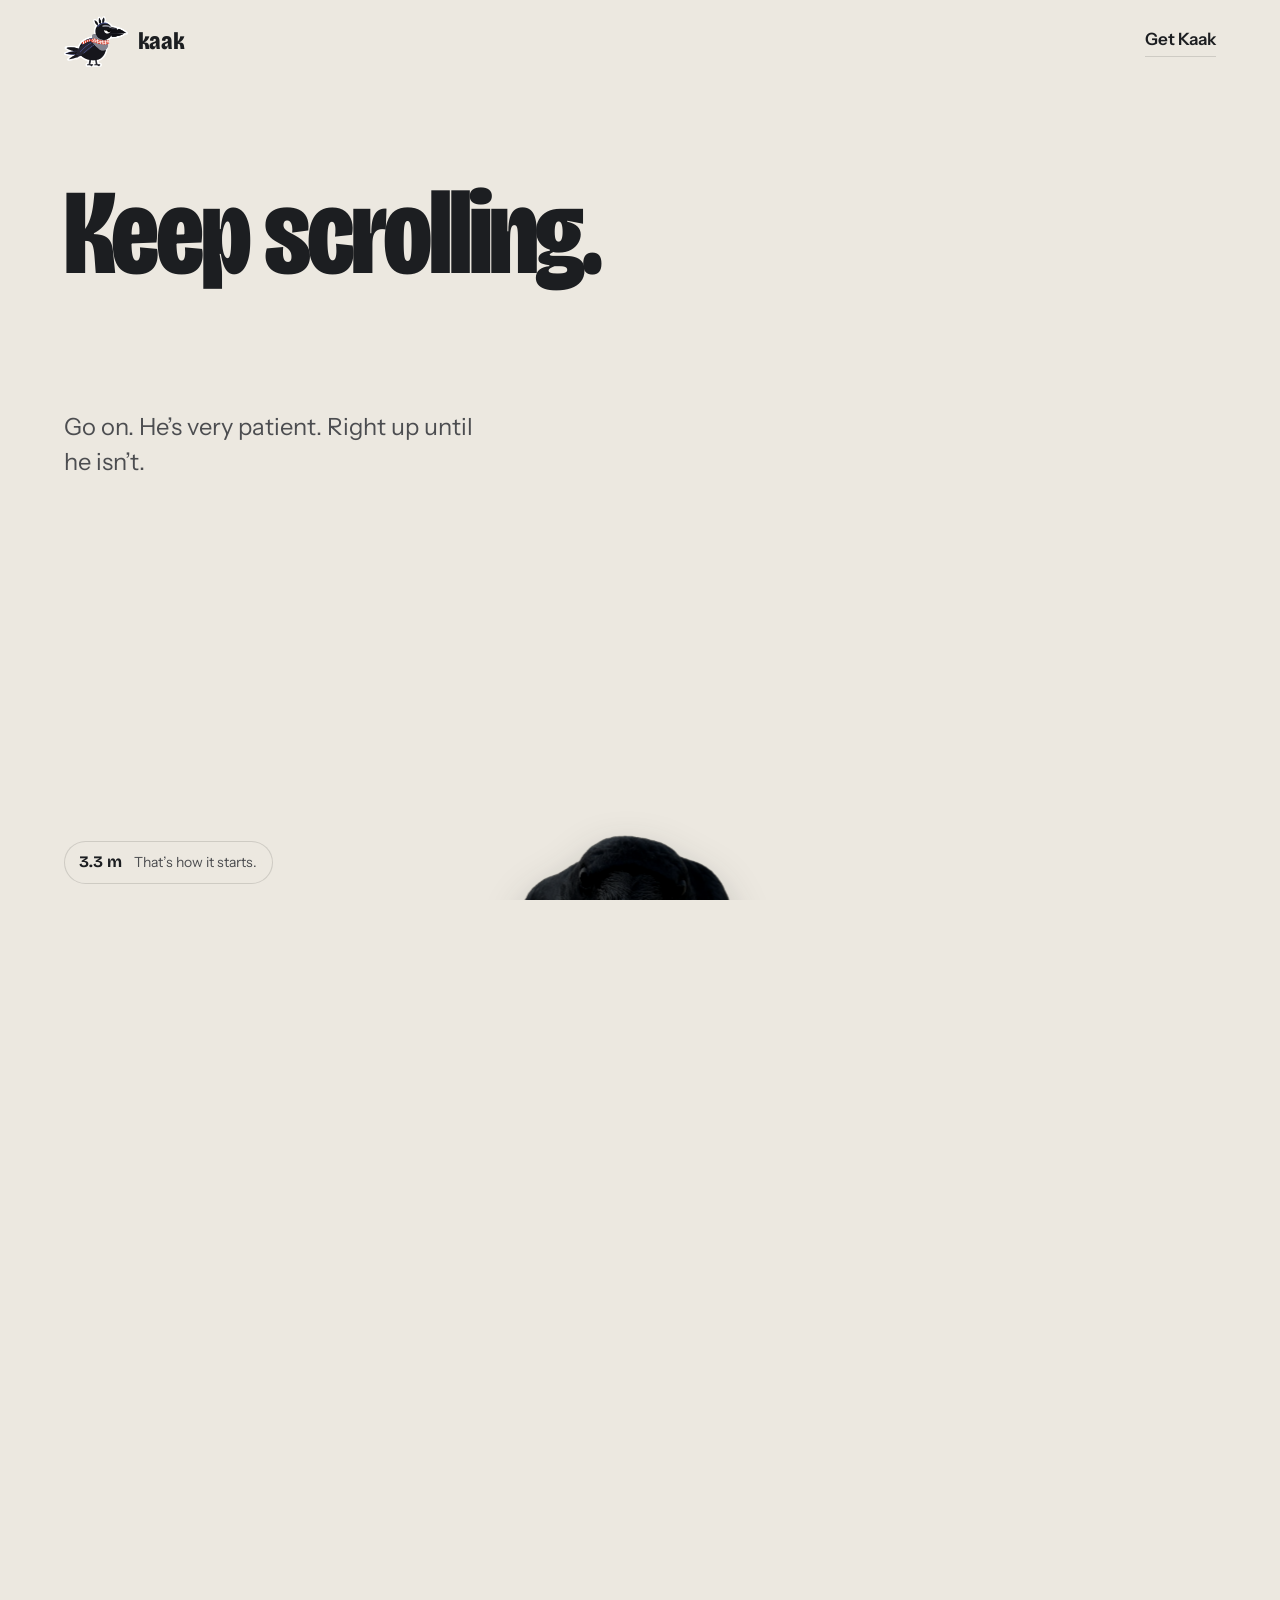
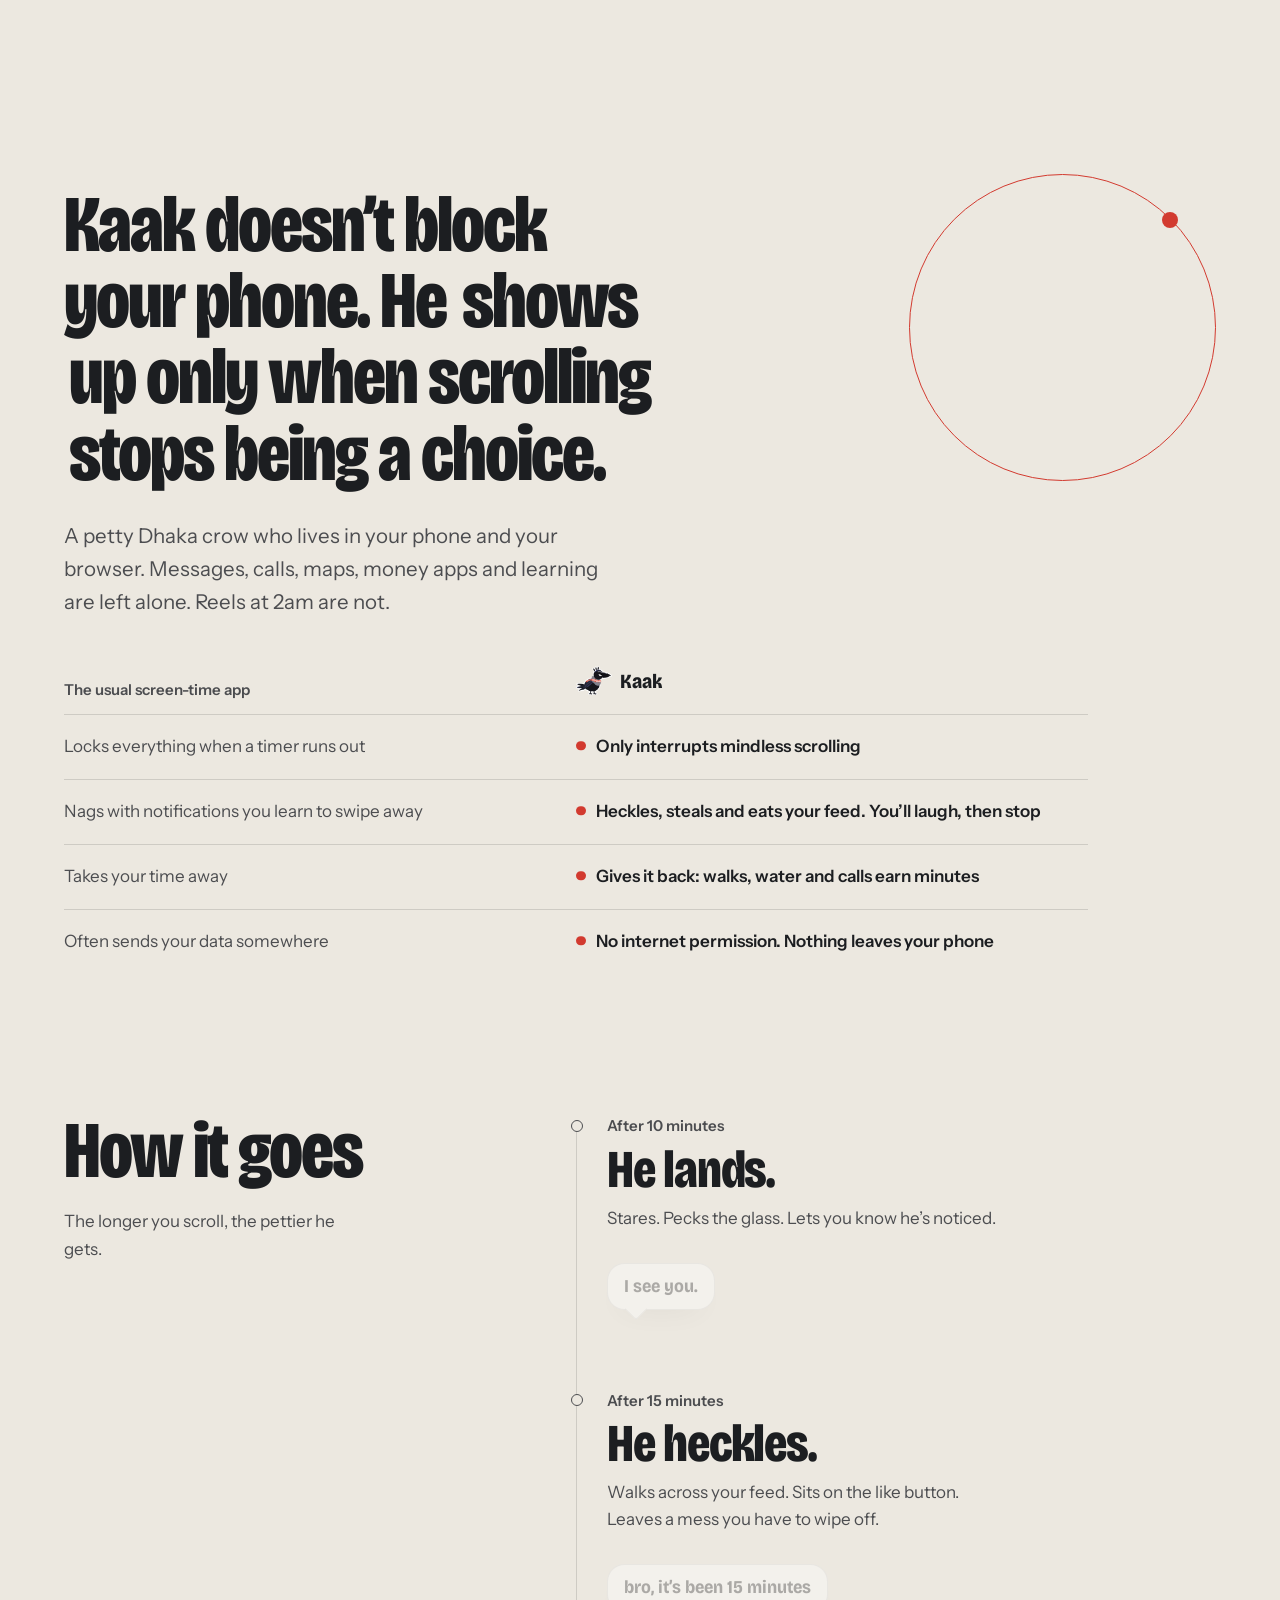
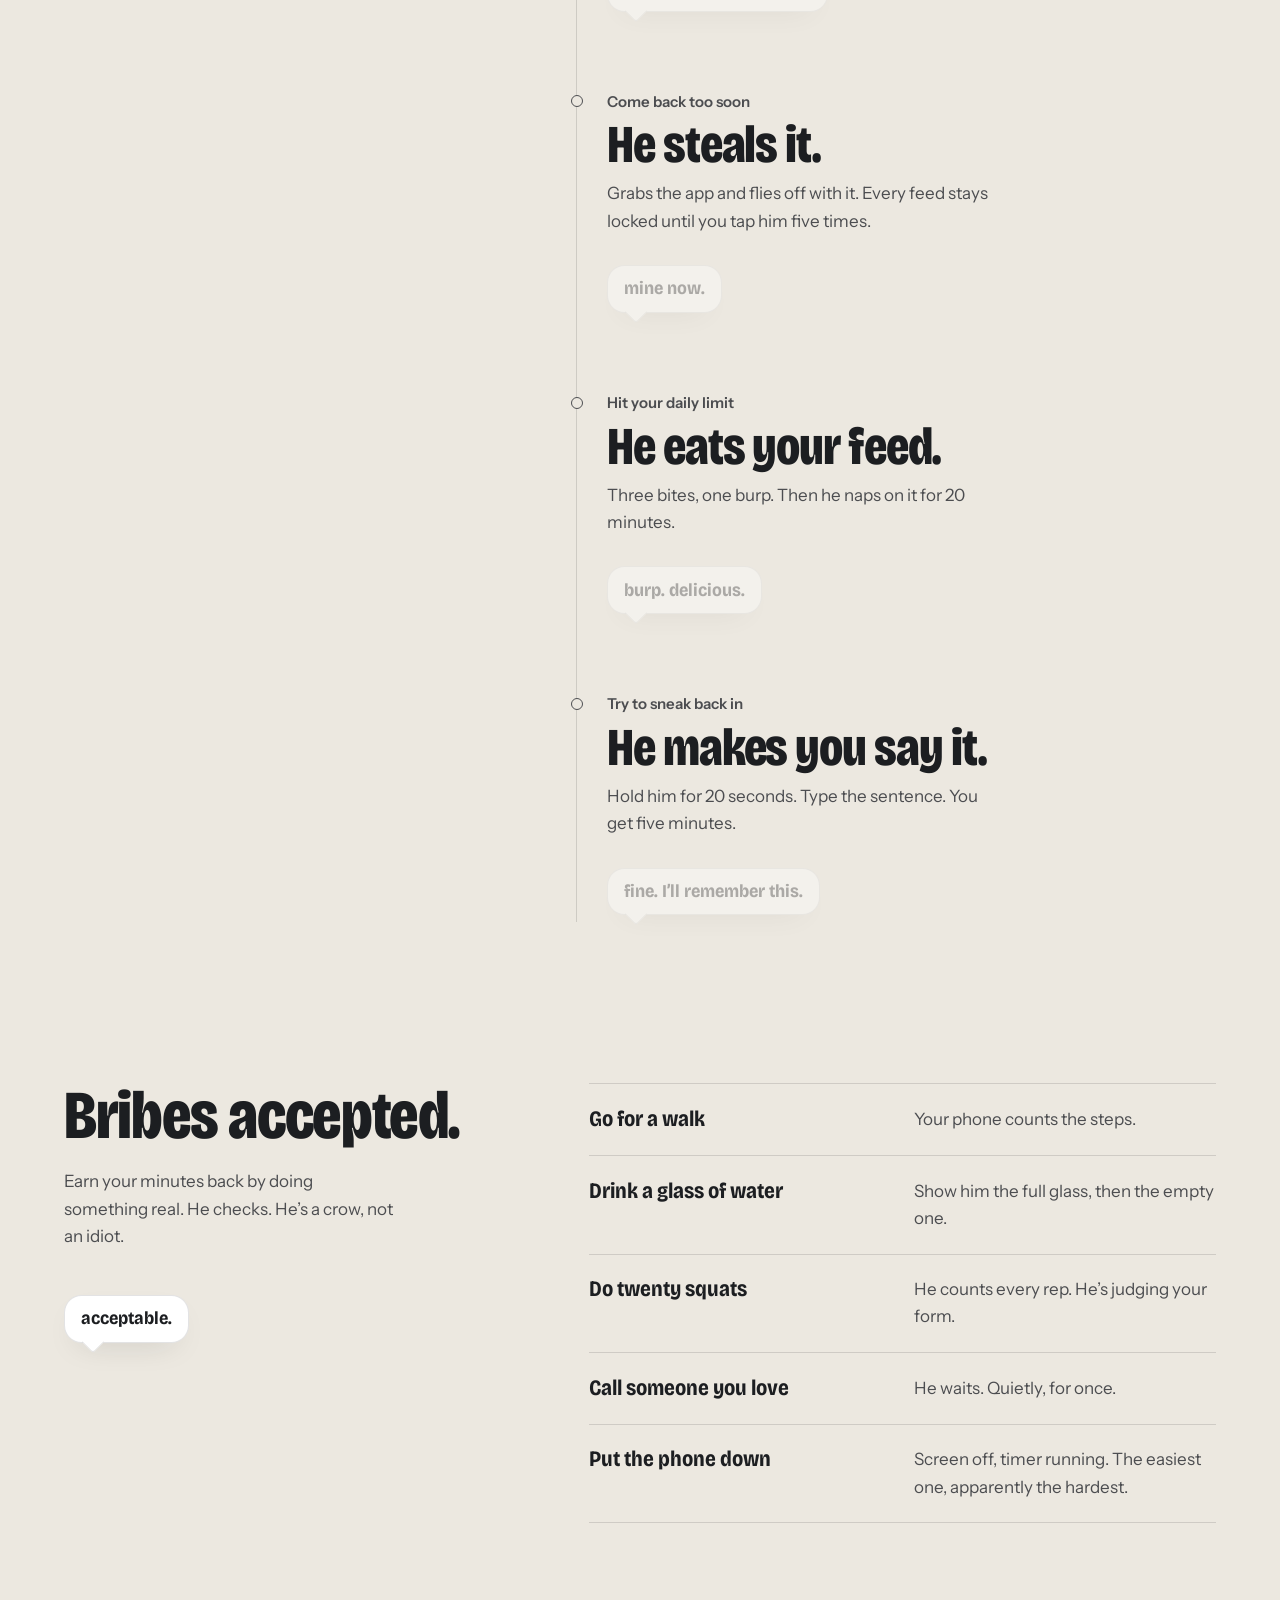
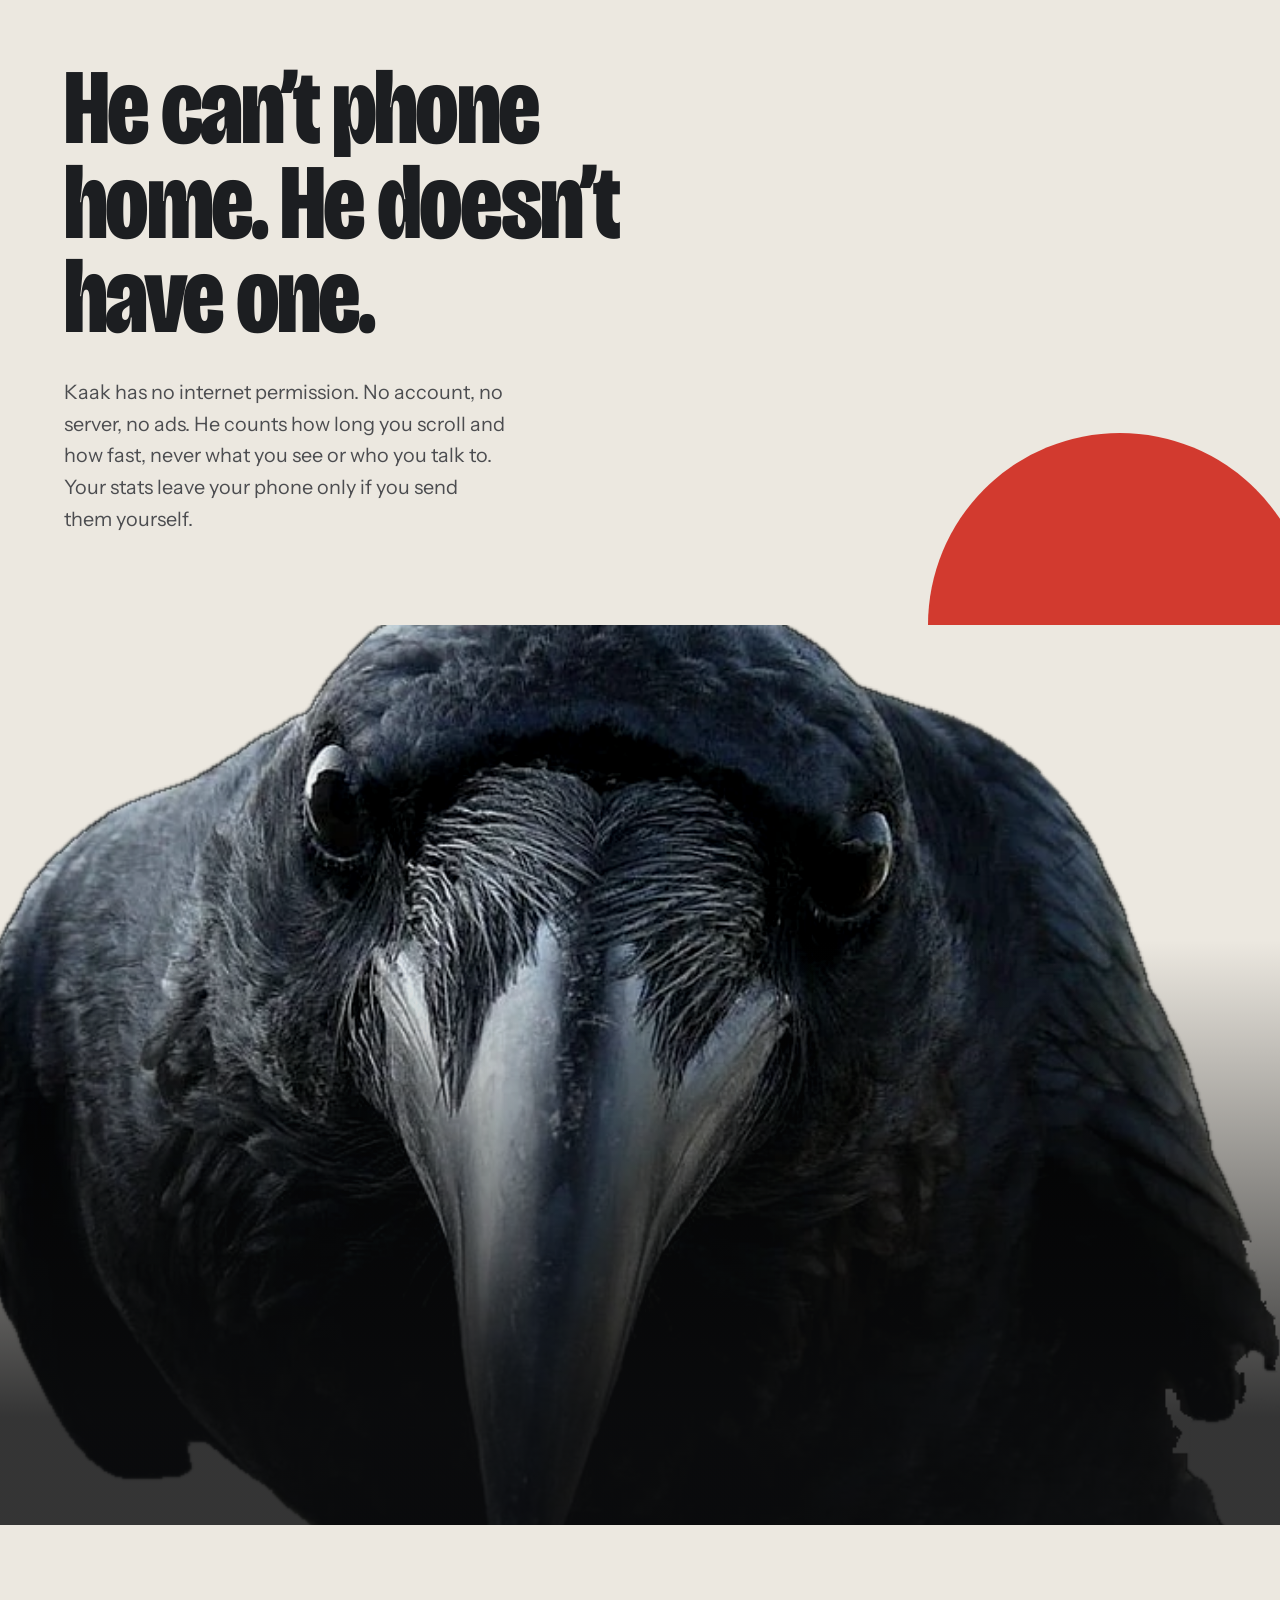
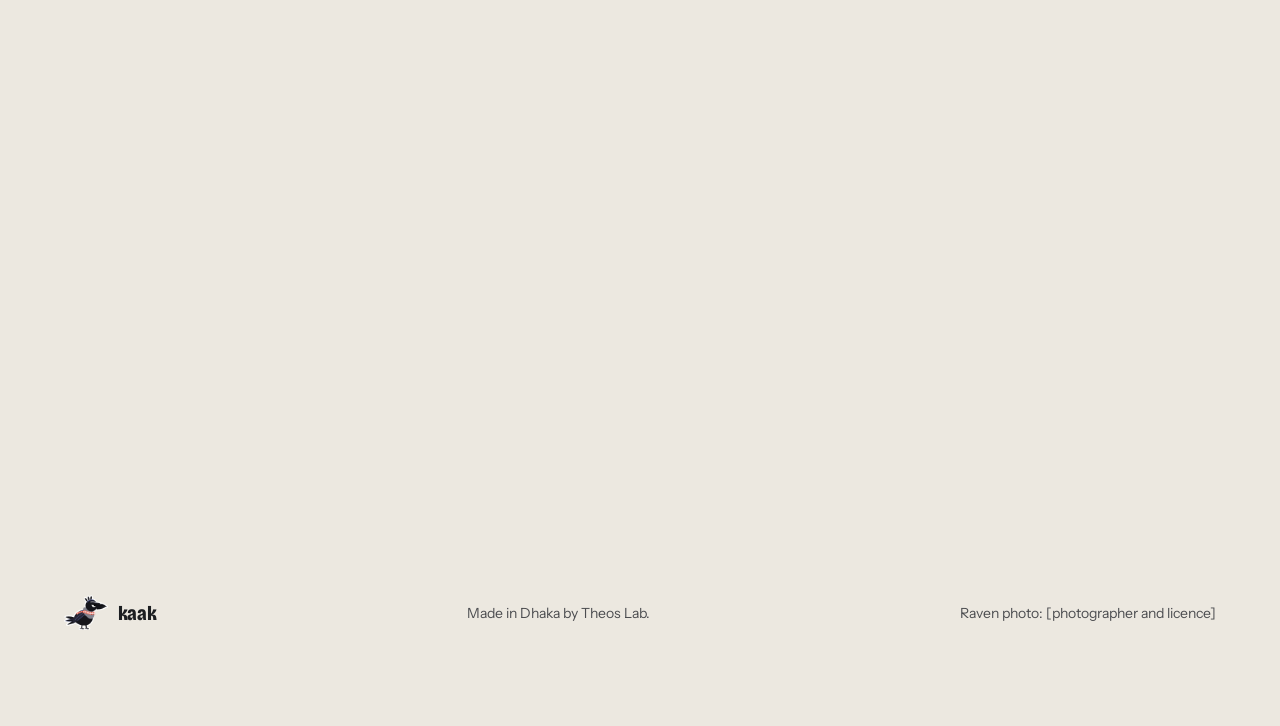
<file: website/index.html>
<!doctype html>
<html lang="en">
<head>
<meta charset="utf-8">
<meta name="viewport" content="width=device-width, initial-scale=1, viewport-fit=cover">
<title>Kaak: he’s watching you scroll</title>
<meta name="description" content="Kaak is a petty Dhaka crow who lives in your phone and only shows up when scrolling stops being a choice. Free for Android and your browser. Nothing leaves your device.">
<link rel="preconnect" href="https://fonts.googleapis.com">
<link rel="preconnect" href="https://fonts.gstatic.com" crossorigin>
<link href="https://fonts.googleapis.com/css2?family=Bricolage+Grotesque:opsz,wdth,wght@12..96,75..100,400..800&family=Instrument+Sans:wdth,wght@75..100,400..700&family=Hind+Siliguri:wght@500;600&display=swap" rel="stylesheet">
<style>
:root {
  --bg: #ECE8E0; --bg-2: #E2DDD3; --ink: #1C1E21; --ink-2: #4C4D50; --wire: rgba(28,30,33,.14);
  --red: #D23A2F; --red-ink: #FFFFFF; --mark: rgba(210,58,47,.28); --glow: rgba(210,58,47,.16); --shade: rgba(28,30,33,.22);
  --bubble: #FFFFFF; --bubble-ink: #1C1E21; --bubble-line: rgba(28,30,33,.12);
  --display: "Bricolage Grotesque", "Hind Siliguri", system-ui, sans-serif;
  --body: "Instrument Sans", "Hind Siliguri", system-ui, sans-serif;
  --gutter: clamp(1.25rem, 5vw, 4.5rem);
  box-sizing: border-box; padding-top: env(safe-area-inset-top, 0px); padding-bottom: env(safe-area-inset-bottom, 0px);
  color-scheme: light;
}
@media (prefers-color-scheme: dark) {
  :root:not([data-theme="light"]) {
    --bg: #1C1E21; --bg-2: #24272B; --ink: #E8E4DC; --ink-2: #A9A49B; --wire: rgba(232,228,220,.10);
    --red: #EF4B3F; --red-ink: #1C1E21; --mark: rgba(239,75,63,.38); --glow: rgba(239,75,63,.20); --shade: rgba(0,0,0,.55);
    --bubble: #F2EEE6; --bubble-ink: #1C1E21; --bubble-line: rgba(0,0,0,0); color-scheme: dark;
  }
}
:root[data-theme="dark"] {
  --bg: #1C1E21; --bg-2: #24272B; --ink: #E8E4DC; --ink-2: #A9A49B; --wire: rgba(232,228,220,.10);
  --red: #EF4B3F; --red-ink: #1C1E21; --mark: rgba(239,75,63,.38); --glow: rgba(239,75,63,.20); --shade: rgba(0,0,0,.55);
  --bubble: #F2EEE6; --bubble-ink: #1C1E21; --bubble-line: rgba(0,0,0,0); color-scheme: dark;
}
*, *::before, *::after { box-sizing: border-box; }
html { scroll-padding-top: env(safe-area-inset-top, 0px); -webkit-text-size-adjust: 100%; }
body { margin: 0; background: var(--bg); color: var(--ink); font: 400 1.0625rem/1.6 var(--body); overflow-x: hidden; }
img { max-width: 100%; display: block; }
a { color: inherit; }
:focus-visible { outline: 2px solid var(--red); outline-offset: 4px; border-radius: 4px; }

/* ---------- brand pieces ---------- */
/* the gamcha: the red-and-white check of Kaak's scarf */
.gamcha { height: 2.5rem; background-color: #D63A2F;
  background-image:
    linear-gradient(90deg, transparent 0 12px, rgba(255,255,255,.88) 12px 15px, transparent 15px 18px, rgba(255,255,255,.88) 18px 21px, transparent 21px),
    linear-gradient(0deg, transparent 0 12px, rgba(255,255,255,.62) 12px 15px, transparent 15px 18px, rgba(255,255,255,.62) 18px 21px, transparent 21px),
    linear-gradient(90deg, transparent 0 26px, rgba(110,18,12,.32) 26px 40px),
    linear-gradient(0deg, transparent 0 26px, rgba(110,18,12,.22) 26px 40px);
  background-size: 40px 40px; background-position: 0 -6px;
  box-shadow: inset 0 1px 0 rgba(255,255,255,.18), inset 0 -1px 0 rgba(0,0,0,.25); }
/* how Kaak talks: a speech bubble, lowercase, with the Banglish subtitle under it */
.say { display: inline-block; position: relative; background: var(--bubble); color: var(--bubble-ink); border: 1px solid var(--bubble-line);
  border-radius: 1.1rem; padding: .7rem 1rem .75rem; box-shadow: 0 .75rem 2rem -1rem var(--shade); max-width: 22rem; }
.say b { display: block; font: 700 1.125rem/1.25 var(--display); font-stretch: 90%; }
.say::after { content: ""; position: absolute; left: 1.25rem; bottom: -.5rem; width: 1rem; height: 1rem; background: var(--bubble);
  border-right: 1px solid var(--bubble-line); border-bottom: 1px solid var(--bubble-line); transform: rotate(45deg); border-bottom-right-radius: .2rem; }

/* ---------- the counter: the page is watching you scroll ---------- */
.counter { position: fixed; left: var(--gutter); bottom: calc(1rem + env(safe-area-inset-bottom, 0px)); z-index: 20; margin: 0;
  display: flex; align-items: baseline; gap: .75rem; padding: .55rem .9rem .6rem; border-radius: 999px;
  background: color-mix(in srgb, var(--bg) 82%, transparent); border: 1px solid var(--wire);
  backdrop-filter: blur(10px); -webkit-backdrop-filter: blur(10px); font-size: .875rem; color: var(--ink-2); max-width: calc(100vw - 2 * var(--gutter)); }
.counter b { font: 700 1rem/1 var(--display); font-variant-numeric: tabular-nums; color: var(--ink); white-space: nowrap; }
.counter span { white-space: nowrap; overflow: hidden; text-overflow: ellipsis; }

.top { position: absolute; top: calc(1rem + env(safe-area-inset-top, 0px)); left: var(--gutter); right: var(--gutter); z-index: 10;
  display: flex; justify-content: space-between; align-items: center; }
.brand { display: inline-flex; align-items: center; gap: .6rem; text-decoration: none; }
.brand img { width: 4rem; height: auto; }
.brand span { font: 800 1.5rem/1 var(--display); font-stretch: 80%; letter-spacing: -.01em; }
.top a.get { font-weight: 600; text-decoration: none; border-bottom: 1px solid var(--wire); padding-bottom: .15rem; }
.top a.get:hover { border-color: var(--ink); }

/* ---------- scenes: tall sections with a pinned screen inside ---------- */
.scene { position: relative; }
.pin { position: sticky; top: 0; height: 100vh; height: 100svh; overflow: hidden; }

/* hero: he comes closer as you scroll */
.hero { height: 190vh; --p: 0; }
.hero .disc { position: absolute; left: 50%; top: 40%; width: min(62vw, 64svh, 40rem); aspect-ratio: 1; border-radius: 50%; background: var(--red);
  transform: translate(-50%, calc(-50% + (1 - var(--p)) * 42svh)) scale(calc(.55 + var(--p) * .45)); opacity: clamp(0, calc(var(--p) * 2.2), 1); pointer-events: none; }
.hero .raven { position: absolute; left: 50%; bottom: 0; width: min(84vw, 68svh, 44rem);
  transform: translate(-50%, calc((1 - var(--p)) * 32%)) scale(calc(.4 + var(--p) * .66)); transform-origin: 50% 100%;
  filter: brightness(calc(.35 + var(--p) * .7)) contrast(1.08) saturate(.75) drop-shadow(0 2rem 3rem var(--shade)); will-change: transform, filter; }
.hero h1 { position: absolute; left: var(--gutter); top: 20vh; margin: 0; max-width: 11ch;
  font: 800 clamp(3.25rem, 2rem + 7vw, 9rem)/.88 var(--display); font-stretch: 75%; letter-spacing: -.025em;
  opacity: calc(1 - var(--p) * 1.8); transform: translateY(calc(var(--p) * -14vh)); }
.hero .sub { position: absolute; left: var(--gutter); top: calc(20vh + clamp(6.5rem, 4rem + 13vw, 17rem)); max-width: 26ch; margin: 0;
  font-size: clamp(1.125rem, 1rem + .6vw, 1.5rem); line-height: 1.45; color: var(--ink-2);
  opacity: calc(1 - var(--p) * 2.2); transform: translateY(calc(var(--p) * -10vh)); }
.hero .say { position: absolute; left: calc(50% + min(15vw, 13rem)); top: 18vh;
  opacity: clamp(0, calc((var(--p) - .7) * 5), 1); transform: translateY(calc((1 - var(--p)) * 3rem)) scale(calc(.9 + var(--p) * .1)); transform-origin: 0 100%; }
.hero .say b { font-size: clamp(1.5rem, 1.1rem + 1.6vw, 2.5rem); line-height: 1.05; }

/* the core value */
.value { position: relative; max-width: 90rem; margin: 0 auto; padding: clamp(3rem, 6vw, 5rem) var(--gutter) clamp(2.5rem, 5vw, 4rem); --h: 0; }
.value .ring { position: absolute; top: clamp(2rem, 5vw, 4rem); right: var(--gutter); width: clamp(10rem, 24vw, 22rem); aspect-ratio: 1;
  border: 1.5px solid var(--red); border-radius: 50%; pointer-events: none;
  transform: rotate(calc(var(--h) * 120deg)); }
.value .ring::after { content: ""; position: absolute; top: 14.6%; right: 14.6%; width: 1rem; height: 1rem; margin: -.5rem -.5rem 0 0; border-radius: 50%; background: var(--red); }
.value h2 { margin: 0; max-width: 17ch; font: 800 clamp(2.5rem, 1.5rem + 4.4vw, 6.25rem)/.95 var(--display); font-stretch: 76%; letter-spacing: -.025em; }
.value mark { color: inherit; background: linear-gradient(var(--red), var(--red)) no-repeat 0 96% / calc(var(--h) * 100%) .14em;
  -webkit-box-decoration-break: clone; box-decoration-break: clone; padding: 0 .06em; }
.value .lede { margin: 1.75rem 0 0; max-width: 40ch; color: var(--ink-2); font-size: clamp(1.0625rem, 1rem + .35vw, 1.3rem); }
.versus { margin-top: clamp(2rem, 4vw, 3rem); border-collapse: collapse; width: 100%; max-width: 64rem; }
.versus th { text-align: left; font: 600 .9375rem/1.3 var(--body); color: var(--ink-2); padding: 0 1.5rem .9rem 0; vertical-align: bottom; }
.versus th.k { color: var(--ink); }
.versus th.k span { display: inline-flex; align-items: center; gap: .5rem; font: 800 1.25rem/1 var(--display); font-stretch: 85%; }
.versus th.k img { width: 2.25rem; }
.versus td { padding: 1.15rem 1.5rem 1.15rem 0; border-top: 1px solid var(--wire); vertical-align: top; width: 50%; }
.versus td:first-child { color: var(--ink-2); }
.versus td:last-child { font-weight: 600; }
.versus td:last-child::before { content: ""; display: inline-block; width: .6rem; height: .6rem; border-radius: 50%; background: var(--red); margin-right: .65rem; transform: translateY(-.1em); }

/* how it goes: straight down, a red wire filling as you read */
.how { max-width: 90rem; margin: 0 auto; padding: clamp(3rem, 6vw, 5rem) var(--gutter); display: grid; grid-template-columns: minmax(0, .8fr) minmax(0, 1.2fr); gap: clamp(2rem, 6vw, 6rem); --w: 0; }
.how .head { position: sticky; top: 12vh; align-self: start; }
.how h2 { margin: 0; font: 800 clamp(2.5rem, 1.5rem + 4.4vw, 6rem)/.92 var(--display); font-stretch: 76%; letter-spacing: -.025em; }
.how .head p { color: var(--ink-2); max-width: 28ch; margin: 1.25rem 0 0; }
.steps { list-style: none; margin: 0; padding: 0 0 0 2.25rem; position: relative; }
.steps::before, .steps::after { content: ""; position: absolute; left: .3rem; top: .5rem; width: 1px; }
.steps::before { bottom: .5rem; background: var(--wire); }
.steps::after { height: calc(var(--w) * (100% - 1rem)); background: var(--red); }
.step { position: relative; padding-bottom: clamp(2.5rem, 5vw, 4rem); }
.step:last-child { padding-bottom: 0; }
.step::before { content: ""; position: absolute; z-index: 1; left: -2.25rem; top: .35rem; width: .75rem; height: .75rem; border-radius: 50%;
  background: var(--bg); border: 1px solid var(--ink-2); transition: background .3s, border-color .3s, transform .3s; }
.step.on::before { background: var(--red); border-color: var(--red); transform: scale(1.25); }
.step .when { margin: 0 0 .4rem; font-weight: 600; color: var(--ink-2); font-size: .9375rem; }
.step h3 { margin: 0 0 .6rem; font: 800 clamp(2rem, 1.4rem + 2.4vw, 3.5rem)/.95 var(--display); font-stretch: 78%; letter-spacing: -.02em; }
.step p { margin: 0 0 1.4rem; color: var(--ink-2); max-width: 36ch; }
.step .say { opacity: .4; transform: translateY(.5rem); transition: opacity .4s, transform .4s; }
.step.on .say { opacity: 1; transform: none; }

/* earn it back */
.earn { padding: clamp(3rem, 6vw, 5rem) var(--gutter) clamp(2rem, 4vw, 3rem); max-width: 90rem; margin: 0 auto;
  display: grid; grid-template-columns: minmax(0, 1fr) minmax(0, 1.4fr); gap: clamp(2rem, 6vw, 6rem); }
.earn h2 { margin: 0; font: 800 clamp(2.25rem, 1.4rem + 3.6vw, 5rem)/.95 var(--display); font-stretch: 78%; letter-spacing: -.02em; }
.earn .intro { color: var(--ink-2); max-width: 30ch; margin: 1.25rem 0 1.75rem; }
.bribes { list-style: none; margin: 0; padding: 0; border-top: 1px solid var(--wire); }
.bribes li { display: grid; grid-template-columns: minmax(0, 1fr) minmax(0, 1fr); gap: 1.5rem; padding: 1.35rem 0; border-bottom: 1px solid var(--wire); }
.bribes strong { font: 700 clamp(1.125rem, 1rem + .5vw, 1.375rem)/1.25 var(--display); font-stretch: 85%; }
.bribes span { color: var(--ink-2); }

/* privacy */
.private { position: relative; overflow: hidden; padding: clamp(3.5rem, 7vw, 6rem) var(--gutter); max-width: 90rem; margin: 0 auto; }
.private .half { position: absolute; right: calc(var(--gutter) * -.5); bottom: 0; width: clamp(12rem, 30vw, 28rem); aspect-ratio: 2 / 1;
  background: var(--red); border-radius: 999px 999px 0 0; pointer-events: none; }
.private h2 { position: relative; margin: 0; max-width: 14ch; font: 800 clamp(3rem, 1.6rem + 6.4vw, 8.5rem)/.88 var(--display); font-stretch: 75%; letter-spacing: -.025em; }
.private p { position: relative; margin: 2rem 0 0; max-width: 34ch; color: var(--ink-2); font-size: clamp(1.0625rem, 1rem + .3vw, 1.25rem); }

/* the end: he's right there */
.end { height: 170vh; --p: 0; }
.end .face { position: absolute; inset: 0; background: var(--bg); }
.end .face img { position: absolute; inset: 0; width: 100%; height: 100%; object-fit: cover; object-position: 50% 6%;
  transform: scale(calc(1.05 + var(--p) * .3)); transform-origin: 50% 18%; filter: contrast(1.1) saturate(.7) brightness(calc(.95 - var(--p) * .3)); }
.end .face::after { content: ""; position: absolute; inset: 0; background: linear-gradient(to bottom, transparent 35%, rgba(12,13,15,.82) 88%); }
.end .copy { position: absolute; left: var(--gutter); right: var(--gutter); bottom: calc(5.5rem + env(safe-area-inset-bottom, 0px));
  opacity: clamp(0, calc((var(--p) - .2) * 3), 1); transform: translateY(calc((1 - var(--p)) * 6vh)); }
.end h2 { margin: 0 0 1.75rem; max-width: 12ch; font: 800 clamp(2.75rem, 1.5rem + 5.6vw, 7.5rem)/.9 var(--display); font-stretch: 75%; letter-spacing: -.025em;
  color: #F2EEE6; text-shadow: 0 .25rem 2rem rgba(0,0,0,.6); }
.end .actions { display: flex; flex-wrap: wrap; gap: 1rem 1.5rem; align-items: center; }
.cta { display: inline-flex; align-items: center; min-height: 3.25rem; padding: 0 1.6rem; border-radius: 999px; background: #EF4B3F; color: #1C1E21;
  font-weight: 650; text-decoration: none; box-shadow: 0 .75rem 2.5rem -.75rem rgba(239,75,63,.6); transition: transform .15s ease, box-shadow .15s ease; }
.cta:hover { transform: translateY(-2px); box-shadow: 0 1rem 3rem -.75rem rgba(239,75,63,.75); }
.alt { color: #F2EEE6; font-weight: 600; text-decoration: none; border-bottom: 1px solid rgba(242,238,230,.35); padding-bottom: .15rem; }
.alt:hover { border-color: #F2EEE6; }
.fine { margin: 1.25rem 0 0; color: rgba(242,238,230,.75); font-size: .875rem; max-width: 52ch; }

footer { padding: 2.5rem var(--gutter) calc(6rem + env(safe-area-inset-bottom, 0px)); display: flex; flex-wrap: wrap; gap: 1rem 2rem;
  justify-content: space-between; align-items: center; color: var(--ink-2); font-size: .875rem; }
footer .brand img { width: 2.75rem; }
footer .brand span { font-size: 1.25rem; color: var(--ink); }

@media (max-width: 760px) {
  .earn, .how { grid-template-columns: 1fr; }
  .how .head { position: static; }
  .bribes li { grid-template-columns: 1fr; gap: .25rem; }
  .hero .raven { width: 108vw; }
  .hero .say { left: auto; right: var(--gutter); top: auto; bottom: 64vh; max-width: 70vw; }
  .counter span { display: none; }
  .value .ring { width: 6rem; top: .5rem; right: -1.75rem; }
  .private { padding-bottom: 6.5rem; }
  .private .half { width: 9rem; }
  .versus th { font-size: .8125rem; }
  .versus td { font-size: .9375rem; padding-right: 1rem; }
  .end .face img { object-position: 50% 0; transform-origin: 50% 8%; }
}
@media (prefers-reduced-motion: reduce) {
  .hero, .end { height: auto; }
  .pin { position: relative; height: auto; min-height: 100svh; }
  .value { --h: 1; }
  .how { --w: 1; }
  .step .say { opacity: 1; transform: none; transition: none; }
  .cta { transition: none; }
}
</style>
</head>
<body>

<header class="top">
  <a class="brand" href="#top" id="top" aria-label="Kaak, home"><img src="[data-uri]" alt=""><span>kaak</span></a>
  <a class="get" href="#get">Get Kaak</a>
</header>

<p class="counter" aria-live="off"><b id="dist">0.0 m</b><span id="quip">Kaak is counting.</span></p>

<main>
  <section class="scene hero" data-scene aria-label="Introduction">
    <div class="pin">
      <div class="disc" aria-hidden="true"></div>
      <h1>Keep scrolling.</h1>
      <p class="sub">Go on. He’s very patient. Right up until he isn’t.</p>
      <img class="raven" src="[data-uri]" alt="A raven leaning toward the camera, staring straight at you, talons out.">
      <p class="say" aria-hidden="true"><b>I see you.</b></p>
    </div>
  </section>

  <section class="value" data-value aria-labelledby="value-h">
    <div class="ring" aria-hidden="true"></div>
    <h2 id="value-h">Kaak doesn’t block your phone. He <mark>shows up only when scrolling stops being a choice.</mark></h2>
    <p class="lede">A petty Dhaka crow who lives in your phone and your browser. Messages, calls, maps, money apps and learning are left alone. Reels at 2am are not.</p>
    <table class="versus">
      <thead><tr><th scope="col">The usual screen-time app</th><th scope="col" class="k"><span><img src="[data-uri]" alt="">Kaak</span></th></tr></thead>
      <tbody>
        <tr><td>Locks everything when a timer runs out</td><td>Only interrupts mindless scrolling</td></tr>
        <tr><td>Nags with notifications you learn to swipe away</td><td>Heckles, steals and eats your feed. You’ll laugh, then stop</td></tr>
        <tr><td>Takes your time away</td><td>Gives it back: walks, water and calls earn minutes</td></tr>
        <tr><td>Often sends your data somewhere</td><td>No internet permission. Nothing leaves your phone</td></tr>
      </tbody>
    </table>
  </section>

  <section class="how" data-how aria-labelledby="how-h">
    <div class="head">
      <h2 id="how-h">How it goes</h2>
      <p>The longer you scroll, the pettier he gets.</p>
    </div>
    <ol class="steps">
      <li class="step"><p class="when">After 10 minutes</p><h3>He lands.</h3><p>Stares. Pecks the glass. Lets you know he’s noticed.</p>
        <p class="say"><b>I see you.</b></p></li>
      <li class="step"><p class="when">After 15 minutes</p><h3>He heckles.</h3><p>Walks across your feed. Sits on the like button. Leaves a mess you have to wipe off.</p>
        <p class="say"><b>bro, it’s been 15 minutes</b></p></li>
      <li class="step"><p class="when">Come back too soon</p><h3>He steals it.</h3><p>Grabs the app and flies off with it. Every feed stays locked until you tap him five times.</p>
        <p class="say"><b>mine now.</b></p></li>
      <li class="step"><p class="when">Hit your daily limit</p><h3>He eats your feed.</h3><p>Three bites, one burp. Then he naps on it for 20 minutes.</p>
        <p class="say"><b>burp. delicious.</b></p></li>
      <li class="step"><p class="when">Try to sneak back in</p><h3>He makes you say it.</h3><p>Hold him for 20 seconds. Type the sentence. You get five minutes.</p>
        <p class="say"><b>fine. I’ll remember this.</b></p></li>
    </ol>
  </section>

  <section class="earn" aria-labelledby="earn-h">
    <div>
      <h2 id="earn-h">Bribes accepted.</h2>
      <p class="intro">Earn your minutes back by doing something real. He checks. He’s a crow, not an idiot.</p>
      <p class="say" aria-hidden="true"><b>acceptable.</b></p>
    </div>
    <ul class="bribes">
      <li><strong>Go for a walk</strong><span>Your phone counts the steps.</span></li>
      <li><strong>Drink a glass of water</strong><span>Show him the full glass, then the empty one.</span></li>
      <li><strong>Do twenty squats</strong><span>He counts every rep. He’s judging your form.</span></li>
      <li><strong>Call someone you love</strong><span>He waits. Quietly, for once.</span></li>
      <li><strong>Put the phone down</strong><span>Screen off, timer running. The easiest one, apparently the hardest.</span></li>
    </ul>
  </section>

  <section class="private" aria-labelledby="private-h">
    <div class="half" aria-hidden="true"></div>
    <h2 id="private-h">He can’t phone home. He doesn’t have one.</h2>
    <p>Kaak has no internet permission. No account, no server, no ads. He counts how long you scroll and how fast, never what you see or who you talk to. Your stats leave your phone only if you send them yourself.</p>
  </section>

  <section class="scene end" data-scene aria-labelledby="get" id="get">
    <div class="pin">
      <div class="face" aria-hidden="true"><img src="[data-uri]" alt=""></div>
      <div class="copy">
        <h2>Put it down. Or don’t. He’ll be here.</h2>
        <div class="actions">
          <a class="cta" href="https://drive.google.com/file/d/1p7ZY1VPa-K6n51A2zKnJ6CgmP9iYrvr3/view?usp=sharing" target="_blank" rel="noopener">Get Kaak for Android</a>
          <a class="alt" href="https://github.com/AhmedFahim13/kaak" target="_blank" rel="noopener">Get the browser extension</a>
        </div>
        <p class="fine">Android 10 or newer. Not on the Play Store yet, so your phone may warn you before installing. The extension runs in Chrome and Edge from the code on GitHub.</p>
      </div>
    </div>
  </section>
</main>

<footer>
  <a class="brand" href="#top" aria-label="Kaak, back to top"><img src="[data-uri]" alt=""><span>kaak</span></a>
  <span>Made in Dhaka by Theos Lab.</span>
  <span>Raven photo: [photographer and licence]</span>
</footer>

<script>
(() => {
  const reduce = matchMedia('(prefers-reduced-motion: reduce)');
  const scenes = [...document.querySelectorAll('[data-scene]')];
  const value = document.querySelector('[data-value]');
  const how = document.querySelector('[data-how]');
  const steps = [...document.querySelectorAll('.step')];
  const dist = document.getElementById('dist');
  const quip = document.getElementById('quip');
  const MM_PER_PX = 25.4 / 96; // 96 CSS px make an inch: roughly how far your thumb has travelled
  const QUIPS = [[0, 'Kaak is counting.'], [2, 'That’s how it starts.'], [5, 'Your thumb’s warming up.'],
    [9, 'Your thumb has a commute now.'], [14, 'Still here? He’s impressed. Not in a good way.'], [20, 'Okay. Download him. He’s earned it.']];
  const clamp = v => Math.min(1, Math.max(0, v));
  let total = 0, last = scrollY, ticking = false;

  function frame() {
    ticking = false;
    const y = scrollY, vh = innerHeight;
    total += Math.abs(y - last); last = y;
    const metres = total * MM_PER_PX / 1000;
    dist.textContent = metres < 10 ? metres.toFixed(1) + ' m' : Math.round(metres) + ' m';
    let q = QUIPS[0][1];
    for (const [m, text] of QUIPS) if (metres >= m) q = text;
    if (quip.textContent !== q) quip.textContent = q;
    if (reduce.matches) { steps.forEach(s => s.classList.add('on')); return; }
    for (const s of scenes) {
      const r = s.getBoundingClientRect();
      s.style.setProperty('--p', clamp(-r.top / Math.max(1, r.height - vh)).toFixed(4));
    }
    // the highlight draws itself as the statement rises through the screen
    const vr = value.getBoundingClientRect();
    value.style.setProperty('--h', clamp((vh * .85 - vr.top) / (vh * .55)).toFixed(4));
    // the wire fills as the middle of the screen passes down the steps
    const hr = how.querySelector('.steps').getBoundingClientRect();
    how.style.setProperty('--w', clamp((vh * .55 - hr.top) / hr.height).toFixed(4));
    steps.forEach(st => st.classList.toggle('on', st.getBoundingClientRect().top < vh * .58));
  }
  function request() { if (!ticking) { ticking = true; requestAnimationFrame(frame); } }
  addEventListener('scroll', request, { passive: true });
  addEventListener('resize', request);
  reduce.addEventListener?.('change', request);
  frame();
})();
</script>
</body>
</html>
</file>
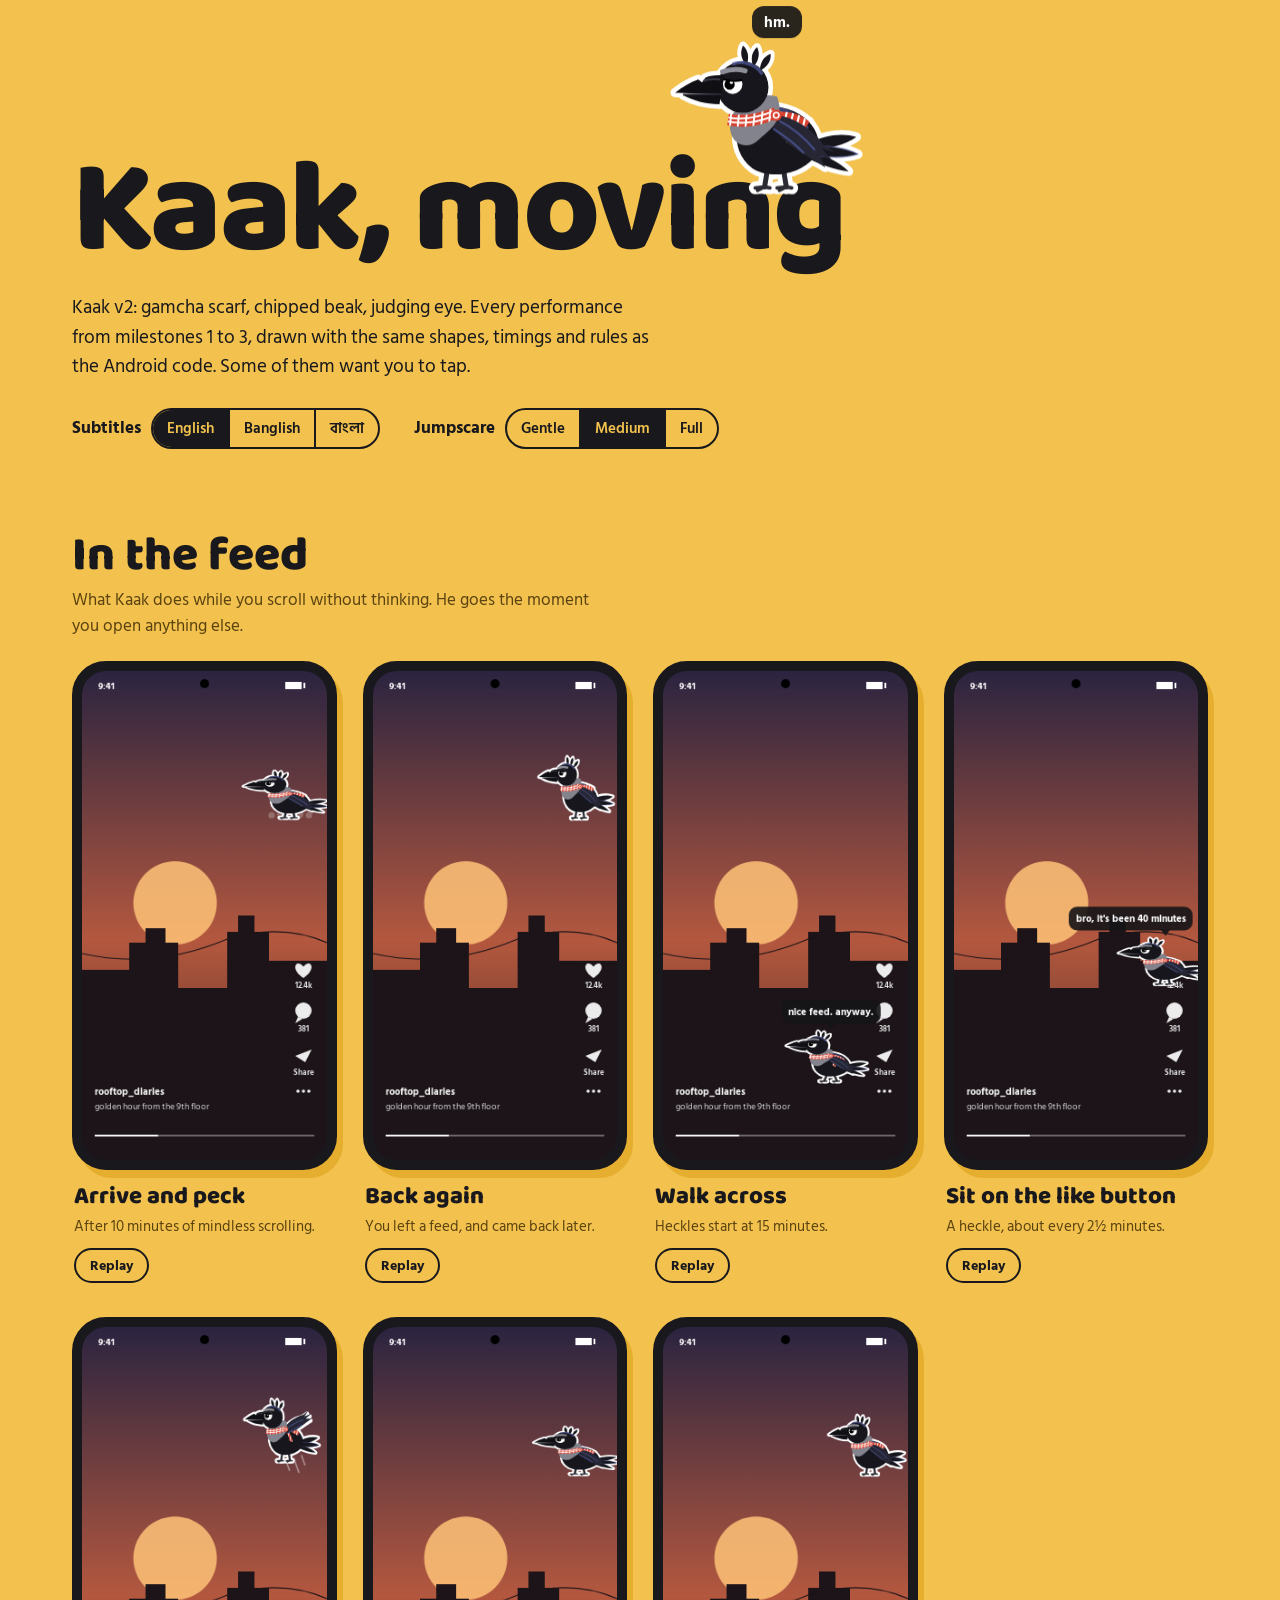
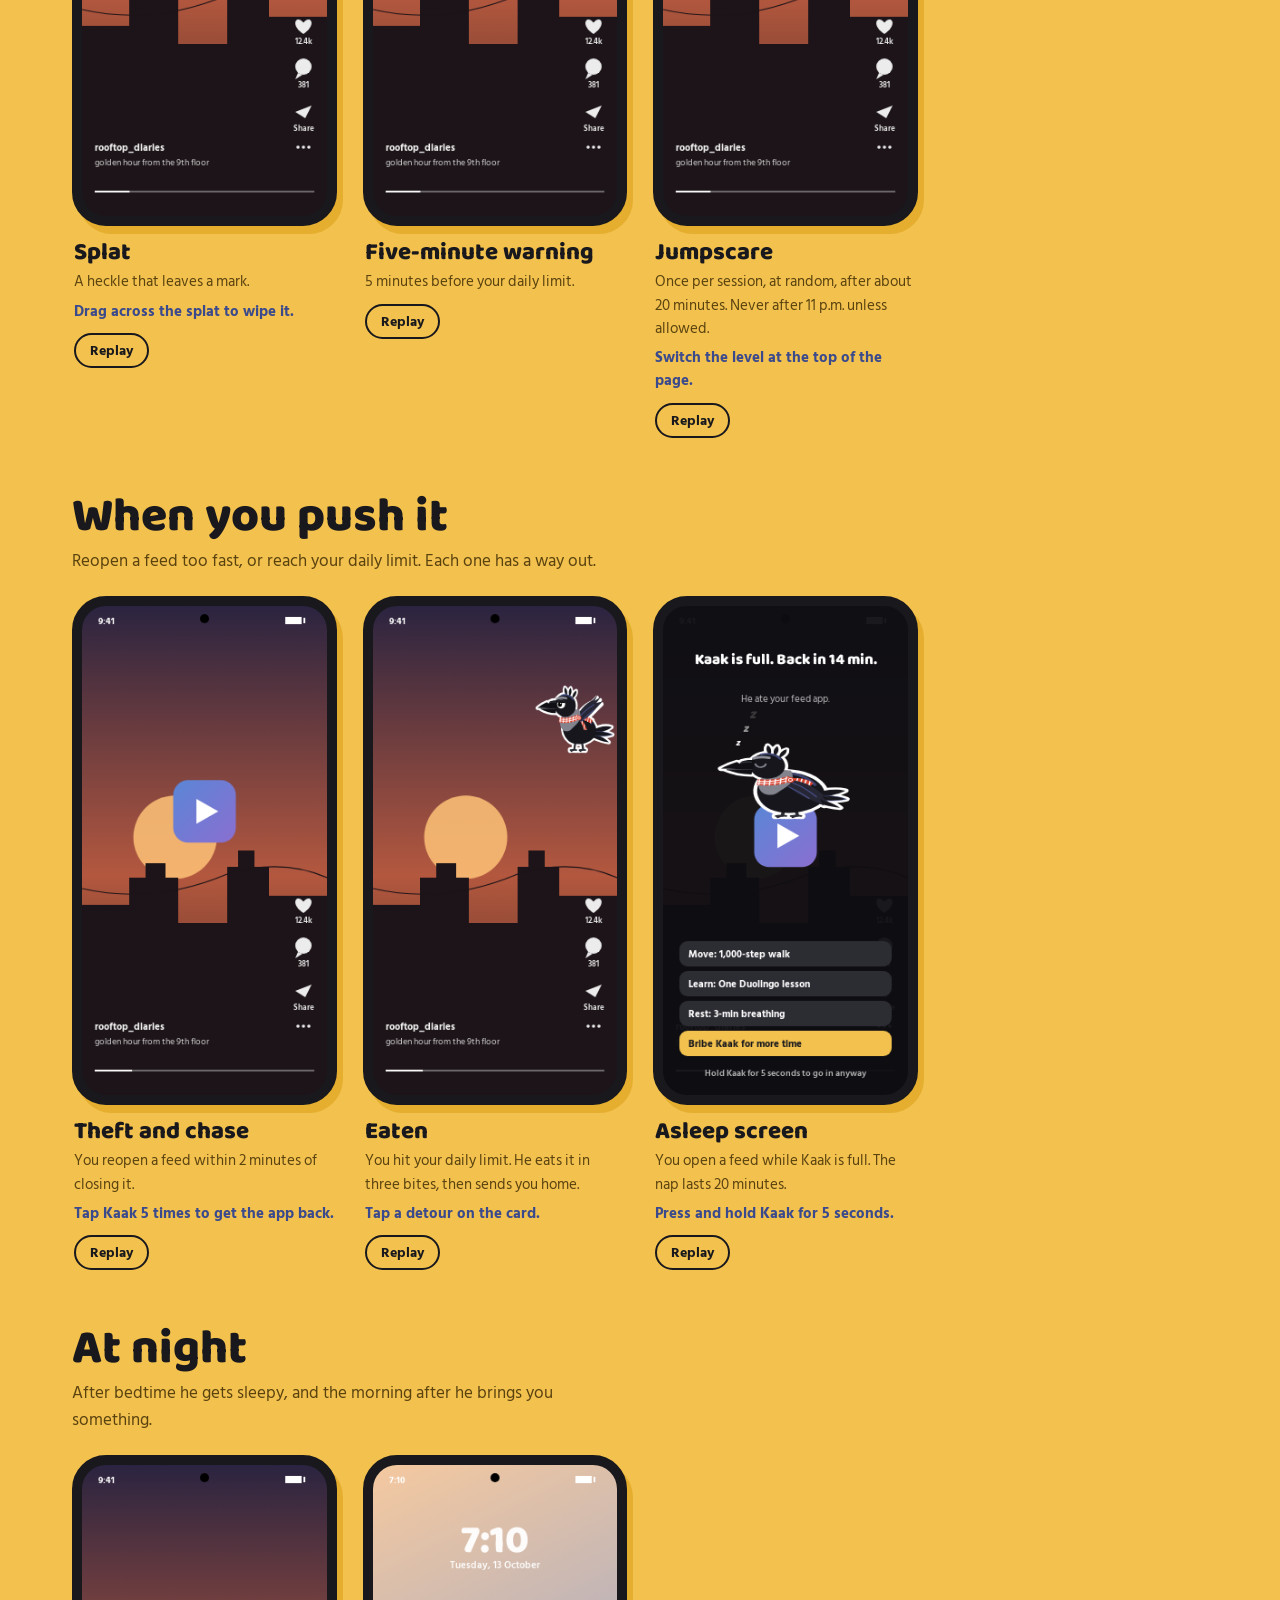
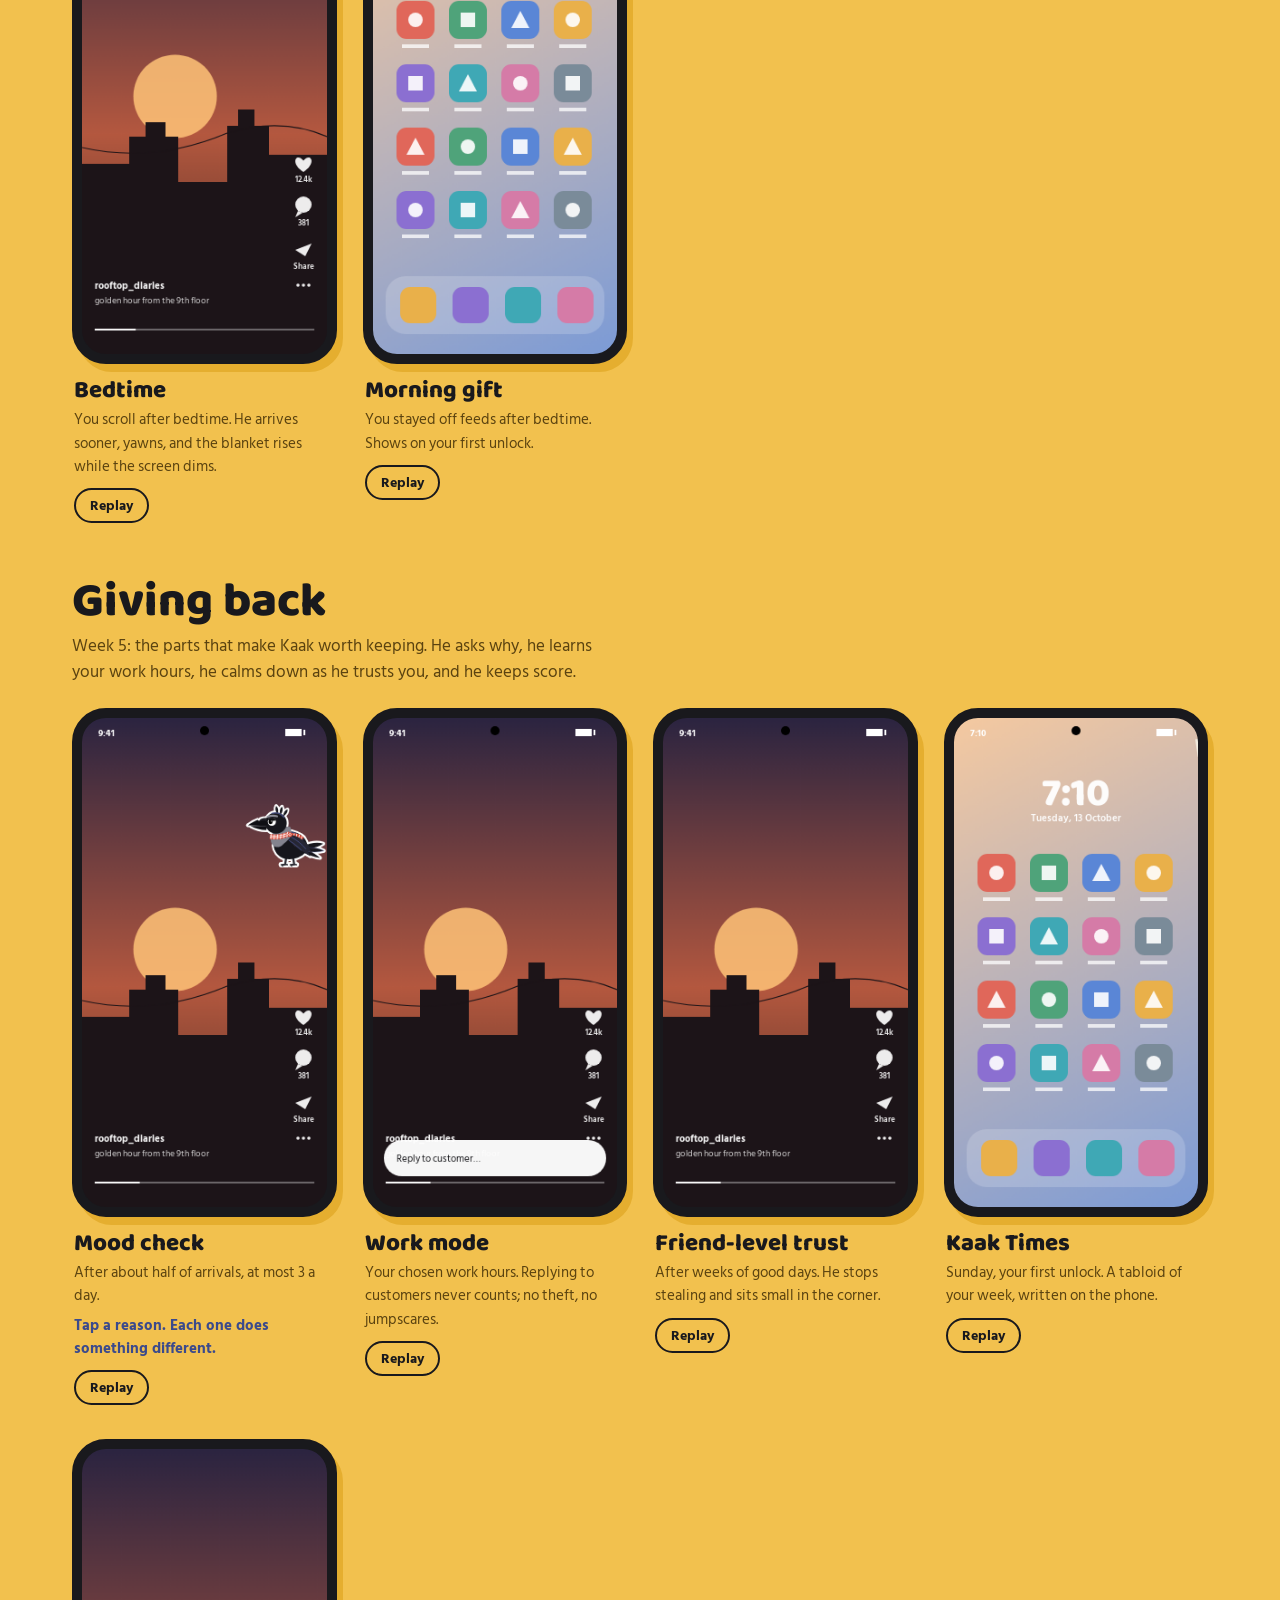
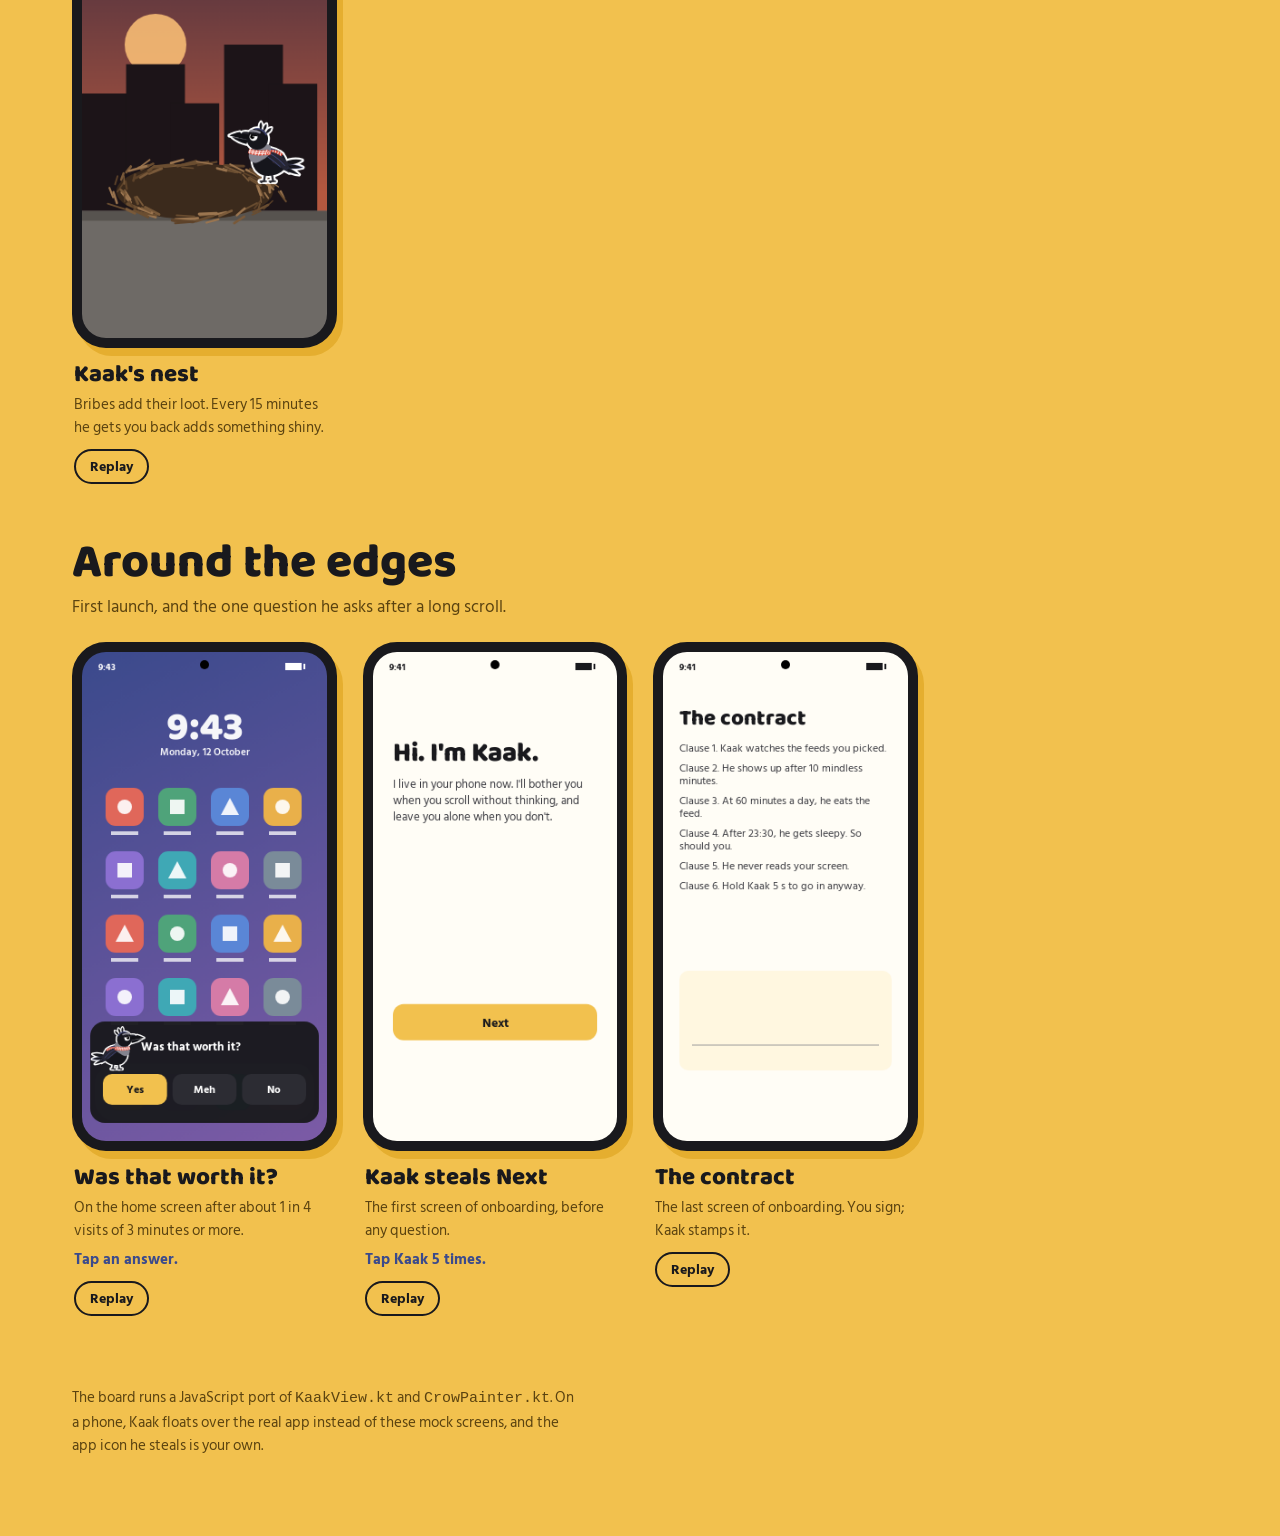
<file: docs/kaak-animation-board.html>
<!doctype html>
<html lang="en">
<head>
<meta charset="utf-8">
<meta name="viewport" content="width=device-width, initial-scale=1, viewport-fit=cover">
<title>Kaak, moving: the animation board</title>
<link rel="preconnect" href="https://fonts.googleapis.com">
<link rel="preconnect" href="https://fonts.gstatic.com" crossorigin>
<link href="https://fonts.googleapis.com/css2?family=Baloo+Da+2:wght@600;800&family=Hind+Siliguri:wght@400;600;700&display=swap" rel="stylesheet">
<style>
  :root {
    --marigold: #F2C14E;
    --marigold-deep: #E5AE2F;
    --ink: #19191D;
    --ochre: #5B4310;
    --quilt: #3B4A8C;
    --paper: #FFFDF6;
    --frame: #19191D;
    --display: "Baloo Da 2", "Hind Siliguri", system-ui, sans-serif;
    --body: "Hind Siliguri", system-ui, -apple-system, "Segoe UI", sans-serif;
  }
  :root:not([data-theme="light"]) { color-scheme: light; }
  @media (prefers-color-scheme: dark) {
    :root:not([data-theme="light"]) {
      --marigold: #2A2314;
      --marigold-deep: #3A3018;
      --ink: #F6E7BE;
      --ochre: #D9BE7A;
      --quilt: #9AA8F0;
      --frame: #0C0C0E;
    }
  }
  :root[data-theme="dark"] {
    --marigold: #2A2314;
    --marigold-deep: #3A3018;
    --ink: #F6E7BE;
    --ochre: #D9BE7A;
    --quilt: #9AA8F0;
    --frame: #0C0C0E;
  }
  :root {
    box-sizing: border-box;
    padding-top: env(safe-area-inset-top, 0px);
    padding-bottom: env(safe-area-inset-bottom, 0px);
  }
  html { scroll-padding-top: env(safe-area-inset-top, 0px); }
  *, *::before, *::after { box-sizing: inherit; }
  body {
    margin: 0;
    background: var(--marigold);
    color: var(--ink);
    font-family: var(--body);
    font-size: 17px;
    line-height: 1.55;
  }
  .wrap { max-width: 1180px; margin: 0 auto; padding: 0 22px 80px; }

  header { position: relative; padding: 64px 0 28px; }
  #hero { position: absolute; inset: 0; width: 100%; height: 100%; pointer-events: none; }
  h1 {
    font-family: var(--display);
    font-weight: 800;
    font-size: clamp(56px, 11vw, 132px);
    line-height: 0.92;
    letter-spacing: -0.02em;
    margin: 90px 0 18px;
    display: inline-block;
  }
  .lede { max-width: 58ch; font-size: 19px; margin: 0 0 26px; }
  .controls { display: flex; flex-wrap: wrap; gap: 18px 34px; align-items: center; }
  .control { display: flex; align-items: center; gap: 10px; flex-wrap: wrap; }
  .control > span { font-weight: 700; }
  .seg { display: inline-flex; border: 2px solid var(--ink); border-radius: 999px; overflow: hidden; }
  .seg button {
    font: 600 15px var(--body);
    color: var(--ink);
    background: transparent;
    border: 0;
    padding: 6px 14px;
    cursor: pointer;
  }
  .seg button + button { border-left: 2px solid var(--ink); }
  .seg button[aria-pressed="true"] { background: var(--ink); color: var(--marigold); }
  button:focus-visible { outline: 3px solid var(--quilt); outline-offset: 2px; }

  section { margin-top: 56px; }
  h2 {
    font-family: var(--display);
    font-weight: 800;
    font-size: clamp(32px, 4.6vw, 48px);
    line-height: 1;
    margin: 0 0 6px;
  }
  .group-note { margin: 0 0 22px; color: var(--ochre); max-width: 60ch; }

  .grid { display: grid; grid-template-columns: repeat(auto-fill, minmax(230px, 1fr)); gap: 34px 26px; }
  figure { margin: 0; }
  .phone {
    position: relative;
    border: 10px solid var(--frame);
    border-radius: 34px;
    background: var(--frame);
    box-shadow: 6px 8px 0 var(--marigold-deep);
    max-width: 290px;
  }
  .phone canvas {
    display: block;
    width: 100%;
    height: auto;
    aspect-ratio: 1 / 2;
    border-radius: 24px;
    touch-action: none;
    cursor: pointer;
  }
  figcaption { padding: 14px 2px 0; max-width: 290px; }
  .name { font-family: var(--display); font-weight: 800; font-size: 24px; line-height: 1.1; margin: 0 0 4px; }
  .when { margin: 0; font-size: 15px; color: var(--ochre); }
  .try { margin: 6px 0 0; font-size: 15px; font-weight: 700; color: var(--quilt); }
  .replay {
    margin-top: 10px;
    font: 700 14px var(--body);
    color: var(--ink);
    background: transparent;
    border: 2px solid var(--ink);
    border-radius: 999px;
    padding: 4px 14px;
    cursor: pointer;
  }
  .replay:hover { background: var(--ink); color: var(--marigold); }
  footer { margin-top: 70px; font-size: 15px; color: var(--ochre); max-width: 64ch; }
</style>
</head>
<body>
<div class="wrap">
  <header>
    <canvas id="hero" aria-hidden="true"></canvas>
    <h1 id="headline">Kaak, moving</h1>
    <p class="lede">Kaak v2: gamcha scarf, chipped beak, judging eye. Every performance from milestones 1 to 3, drawn with the same shapes, timings and rules as the Android code. Some of them want you to tap.</p>
    <div class="controls">
      <div class="control"><span id="lang-label">Subtitles</span>
        <div class="seg" role="group" aria-labelledby="lang-label" data-control="lang">
          <button type="button" data-value="en" aria-pressed="true">English</button>
          <button type="button" data-value="bl" aria-pressed="false">Banglish</button>
          <button type="button" data-value="bn" aria-pressed="false">বাংলা</button>
        </div>
      </div>
      <div class="control"><span id="js-label">Jumpscare</span>
        <div class="seg" role="group" aria-labelledby="js-label" data-control="jump">
          <button type="button" data-value="GENTLE" aria-pressed="false">Gentle</button>
          <button type="button" data-value="MEDIUM" aria-pressed="true">Medium</button>
          <button type="button" data-value="FULL" aria-pressed="false">Full</button>
        </div>
      </div>
    </div>
  </header>
  <main id="board"></main>
  <footer>The board runs a JavaScript port of <code>KaakView.kt</code> and <code>CrowPainter.kt</code>. On a phone, Kaak floats over the real app instead of these mock screens, and the app icon he steals is your own.</footer>
</div>

<script>
"use strict";
// ======================================================================
// Settings shared by every stage
// ======================================================================
const settings = { lang: "en", jump: "MEDIUM" };
const reduceMotion = window.matchMedia("(prefers-reduced-motion: reduce)").matches;
const DP = 0.75;             // one Android dp on a 270-px-wide mock phone
const UNIT = DP * 0.95;      // crow units, same ratio as the app
const W = 270, H = 540;

// ======================================================================
// Lines (port of Lines.kt, the subset the board uses)
// ======================================================================
const LINES = {
  arrive: { en: ["I see you.", "hm.", "…"], bl: ["dekhi tomake.", "hm.", "…"], bn: ["তোমাকে দেখছি।", "হুম।", "…"] },
  peck: { en: ["tap tap.", "hello?", "knock knock."], bl: ["tak tak.", "hello?", "shuncho?"], bn: ["ঠক ঠক।", "হ্যালো?", "শুনছো?"] },
  again: { en: ["again?", "back already?", "oh. you."], bl: ["abar?", "eto taratari?", "o. tumi."], bn: ["আবার?", "এত তাড়াতাড়ি?", "ও। তুমি।"] },
  walk: { en: ["just passing through.", "don't mind me.", "nice feed. anyway."], bl: ["ami just jacchi.", "amake dekho na.", "bhalo feed. jak."], bn: ["আমি শুধু যাচ্ছি।", "আমাকে দেখো না।", "ভালো ফিড। যাক।"] },
  sit: { en: ["what are you doing", "again?", "bro, it's been 40 minutes"], bl: ["ki korcho eta", "abar?", "bhai 40 minute hoye gelo"], bn: ["কী করছো এটা", "আবার?", "ভাই, ৪০ মিনিট হয়ে গেলো"] },
  splat: { en: ["oops.", "my bad.", "that was on purpose."], bl: ["oops.", "sorry na.", "eta ichche kore."], bn: ["উফ।", "সরি না।", "এটা ইচ্ছে করে।"] },
  wiped: { en: ["thank you.", "much better.", "fine."], bl: ["dhonnobad.", "eibar bhalo.", "thik ache."], bn: ["ধন্যবাদ।", "এবার ভালো।", "ঠিক আছে।"] },
  steal: { en: ["mine now.", "nope.", "this? I'll take it."], bl: ["eta amar.", "na.", "eta ami nilam."], bn: ["এটা আমার।", "না।", "এটা আমি নিলাম।"] },
  hit: { en: ["hey!", "rude.", "ow.", "stop that."], bl: ["ei!", "beyadob.", "uff.", "thamo."], bn: ["এই!", "বেয়াদব।", "উফ।", "থামো।"] },
  chaseWon: { en: ["fine. take it.", "ugh. here.", "you win. this time."], bl: ["thik ache. nao.", "dhur. nao.", "tumi jitle. eibar."], bn: ["ঠিক আছে। নাও।", "ধুর। নাও।", "তুমি জিতলে। এবার।"] },
  chaseLost: { en: ["keeping it.", "too slow.", "it's in my nest now."], bl: ["eta rekhe dilam.", "onek slow.", "eta ekhon amar basay."], bn: ["এটা রেখে দিলাম।", "অনেক ধীর।", "এটা এখন আমার বাসায়।"] },
  warn: { en: ["5 minutes till I eat this.", "getting hungry. 5 minutes."], bl: ["5 minute pore eta khabo.", "khide pacche. 5 minute."], bn: ["৫ মিনিট পরে এটা খাব।", "খিদে পাচ্ছে। ৫ মিনিট।"] },
  burp: { en: ["burp.", "delicious.", "all gone."], bl: ["dhekur.", "moja.", "shesh."], bn: ["ঢেকুর।", "মজা।", "শেষ।"] },
  holding: { en: ["…", "really?", "I'm watching."], bl: ["…", "sotti?", "dekhchi."], bn: ["…", "সত্যি?", "দেখছি।"] },
  letGo: { en: ["thought so.", "good choice."], bl: ["bhebechilam.", "bhalo siddhanto."], bn: ["ভেবেছিলাম।", "ভালো সিদ্ধান্ত।"] },
  escaped: { en: ["fine. I'll remember this.", "go. I'm judging."], bl: ["thik ache. mone rakhbo.", "jao. ami judge korchi."], bn: ["ঠিক আছে। মনে রাখব।", "যাও। আমি দেখছি।"] },
  yawn: { en: ["*yawn*", "it's late.", "bed. now."], bl: ["*hai*", "onek raat.", "ghumao. ekhon."], bn: ["*হাই*", "অনেক রাত।", "ঘুমাও। এখন।"] },
  morning: { en: ["you slept. here.", "good morning. for you.", "look what I found."], bl: ["tumi ghumiyecho. nao.", "shubho shokal. tomar jonno.", "dekho ki pelam."], bn: ["তুমি ঘুমিয়েছ। নাও।", "শুভ সকাল। তোমার জন্য।", "দেখো কী পেলাম।"] },
  stamp: { en: ["binding."], bl: ["pakka."], bn: ["পাক্কা।"] },
  goodChoice: { en: ["good choice."], bl: ["bhalo siddhanto."], bn: ["ভালো সিদ্ধান্ত।"] },
  working: { en: ["working, I see.", "very busy. very important.", "I'll be quiet. mostly."], bl: ["kaj korcho, dekhchi.", "onek busy. onek important.", "chup thakbo. mostly."], bn: ["কাজ করছো, দেখছি।", "অনেক ব্যস্ত। অনেক জরুরি।", "চুপ থাকব। বেশিরভাগ।"] },
  calm: { en: ["take your time.", "I trust you. a bit.", "just keeping you company."], bl: ["shomoy nao.", "tomake bishshash kori. ektu.", "shudhu shonge achi."], bn: ["সময় নাও।", "তোমাকে বিশ্বাস করি। একটু।", "শুধু সঙ্গে আছি।"] },
};
const FIXED = {
  kaa: { en: "KAA!", bl: "KAA!", bn: "কা!" },
  chomp: { en: "CHOMP.", bl: "CHOMP.", bn: "কচ।" },
  snore: { en: "zzz", bl: "zzz", bn: "zzz" },
  asleep: { en: "Kaak is full. Back in 14 min.", bl: "Kaak er pet bhora. 14 minute pore.", bn: "কাকের পেট ভরা। ১৪ মিনিট পরে।" },
  ate: { en: "He ate your feed app.", bl: "O tomar feed app kheye feleche.", bn: "সে তোমার ফিড অ্যাপ খেয়ে ফেলেছে।" },
  hold: { en: "Hold Kaak for 5 seconds to go in anyway", bl: "Tobuo dhukte Kaak ke 5 second chepe dhoro", bn: "তবুও ঢুকতে কাককে ৫ সেকেন্ড চেপে ধরো" },
  detours: { en: "Kaak's full. Try one of these:", bl: "Kaak er pet bhora. Egulor ekta koro:", bn: "কাকের পেট ভরা। এগুলোর একটা করো:" },
  worth: { en: "Was that worth it?", bl: "Eta ki worth chilo?", bn: "এটা কি দরকার ছিল?" },
  moodQ: { en: "Why are you scrolling?", bl: "Keno scroll korcho?", bn: "কেন স্ক্রল করছো?" },
  extra: { en: "EXTRA! EXTRA!", bl: "EXTRA! EXTRA!", bn: "গরম খবর!" },
  tapHint: { en: "Tap Kaak 5 times to get it back.", bl: "Ferot pete Kaak ke 5 bar tap koro.", bn: "ফেরত পেতে কাককে ৫ বার ট্যাপ করো।" },
  knowHow: { en: "Now you know how this works.", bl: "Ekhon tumi jano kivabe cholbe.", bn: "এখন তুমি জানো কীভাবে চলবে।" },
};
const lastLine = {};
function line(key) {
  const pool = LINES[key][settings.lang];
  const opts = pool.length > 1 ? pool.filter(s => s !== lastLine[key]) : pool;
  const pick = opts[Math.floor(Math.random() * opts.length)];
  lastLine[key] = pick;
  return pick;
}
const fixed = key => FIXED[key][settings.lang];

// ======================================================================
// Crow painter (port of CrowPainter.kt)
// ======================================================================
const P = (x, y, o = {}) => Object.assign({
  x, y, facing: -1, headTilt: 0, squash: 1, wing: 0, bob: 0, legPhase: 0,
  eyeOpen: 1, scale: 1, roll: 0, beakOpen: 0, fat: 0,
  brow: 0, lid: 0.32, look: 0.4, pupil: 1, tuft: 0, scarf: 0,
}, o);
const withP = (p, o) => Object.assign({}, p, o);

// ===== Kaak v2 painter (shared by the lab, the board, and mirrored in CrowPainter.kt) =====
const K = {
  ink: "#16161C", wingC: "#262634", sheen: "#5560A8", grey: "#83838E", greyLite: "#A3A3AD",
  beak: "#0F0F14", beakHi: "#3A3A46", mouth: "#6A1F2A", tongue: "#E07A8A",
  red: "#D9412E", white: "#FFFFFF", leg: "#2B2B33", brow: "#8E8E99", gold: "#E8B931",
};
const PATHS = {
  tail1: "M -20 -28 C -30 -33 -42 -35 -51 -32 C -44 -27 -32 -24 -20 -23 Z",
  tail2: "M -20 -26 C -32 -27 -45 -25 -52 -21 C -43 -18 -30 -19 -19 -21 Z",
  tail3: "M -20 -23 C -30 -21 -40 -16 -46 -10 C -36 -11 -27 -15 -18 -19 Z",
  body: "M 8 -52 C 28 -50 32 -24 16 -12 C 6 -5 -14 -7 -24 -19 C -32 -30 -22 -52 8 -52 Z",
  sheen: "M -19 -38 C -12 -48 0 -52 10 -51",
  shawl: "M 0 -58 C 18 -62 32 -50 30 -36 C 28 -26 18 -24 12 -30 C 6 -36 -6 -42 0 -58 Z",
  band: "M 2 -51 C 12 -47 22 -45 31 -47 L 32 -39.5 C 22 -37.5 12 -38.5 1 -43.5 Z",
  bandStripe1: "M 2 -48.6 C 12 -44.6 22 -42.6 31.4 -44.6",
  bandStripe2: "M 1.5 -45.8 C 12 -41.6 22 -40 31.7 -42",
  scarfA: "M 0 -48 C -8 -49 -15 -47 -21 -42 L -18 -37.5 C -12 -41 -6 -43.5 0 -44.5 Z",
  scarfB: "M 0 -46 C -6 -42 -9 -36 -11 -28 L -6.5 -28.5 C -5 -35 -2.5 -40 1.5 -43.5 Z",
  wing: "M 6 -46 C -8 -47 -22 -38 -30 -27 L -38 -22 L -29 -24.5 L -36 -16.5 L -27 -21 L -31 -12.5 L -19 -20 C -8 -26 2 -34 6 -46 Z",
  wingLine1: "M -2 -42 C -10 -38 -18 -31 -24 -24",
  wingLine2: "M 2 -37 C -6 -32 -12 -27 -17 -22",
  headSheen: "M 10 -73 C 14 -79 22 -81 28 -79",
  upper: "M 34 -71.5 C 40 -72 44 -71 46 -70 L 48.2 -67 L 50.6 -69 C 56 -67 61 -64 65.5 -60.5 L 36 -59.5 Z",
  beakHi: "M 37 -69 C 43 -69.5 46 -68.6 47 -68",
  lower: "M 36 -59.5 L 60.5 -59 C 54 -55.3 46 -53.3 37 -53 Z",
  mouth: "M 36 -61 L 56 -59.6 L 36.5 -55.5 Z",
  feather: "M 0 0 C -2.6 -6 -1.6 -11.5 2 -15 C 4.6 -10.5 4.2 -5 0 0 Z",
};
const P2D = {}; for (const k in PATHS) P2D[k] = new Path2D(PATHS[k]);
const HEAD = { x: 22, y: -64, r: 16.5 }, EYE = { x: 28.5, y: -66, r: 6.3 };
const TUFT = [[11, -74.5, -0.7], [15.2, -77, -0.32], [19.6, -78, 0.04]];


function drawCrow(c, p, unit = UNIT, glassesOn = false) {
  if (glassesOn && !p.glasses) p = Object.assign({}, p, { glasses: true });
  const T = (fn) => { c.save(); fn(); c.restore(); };
  const rot = (px, py, a) => { c.translate(px, py); c.rotate(a); c.translate(-px, -py); };
  c.save();
  c.translate(p.x, p.y + p.bob);
  if (p.roll) { const piv = -34 * unit * p.scale; c.translate(0, piv); c.rotate(p.roll * Math.PI / 180); c.translate(0, -piv); }
  const sx = unit * p.scale * (1 + (1 - p.squash) * 0.5), sy = unit * p.scale * p.squash;
  c.scale(p.facing * sx, sy);
  c.lineJoin = "round"; c.lineCap = "round";
  const f = 1 + p.fat * 0.3;
  const legSwing = Math.sin(p.legPhase) * 4;
  const legs = [[-4, -12, -6 + legSwing], [6, -12, 8 - legSwing]];
  const tuftA = p.tuft, scarfA = p.scarf;

  // ---- pass 1: white die-cut sticker outline
  const OUT = 6;
  c.strokeStyle = K.white; c.fillStyle = K.white;
  legs.forEach(([hx, hy, fx]) => { c.lineWidth = 3.2 + OUT; c.beginPath(); c.moveTo(hx, hy); c.lineTo(fx, 0); c.stroke();
    c.lineWidth = 2.2 + OUT; c.beginPath(); c.moveTo(fx, 0); c.lineTo(fx + 6, 0.6); c.moveTo(fx, 0); c.lineTo(fx - 3.5, 0.6); c.stroke(); });
  c.lineWidth = OUT;
  T(() => { rot(-20, -24, tuftA * 0.4); ["tail1", "tail2", "tail3"].forEach(k => { c.stroke(P2D[k]); c.fill(P2D[k]); }); });
  T(() => { c.translate(-2, -30); c.scale(f, f); c.translate(2, 30); c.stroke(P2D.body); c.fill(P2D.body); });
  T(() => { rot(0, -46, scarfA); c.stroke(P2D.scarfA); c.fill(P2D.scarfA); });
  T(() => { rot(0, -46, scarfA * 1.35); c.stroke(P2D.scarfB); c.fill(P2D.scarfB); });
  T(() => { rot(2, -42, p.wing * 1.35); c.stroke(P2D.wing); c.fill(P2D.wing); });
  T(() => {
    rot(14, -46, p.headTilt);
    c.beginPath(); c.arc(HEAD.x, HEAD.y, HEAD.r, 0, Math.PI * 2); c.stroke(); c.fill();
    TUFT.forEach(([tx, ty, a]) => T(() => { c.translate(tx, ty); c.rotate(a + tuftA); c.scale(0.85, 0.85); c.stroke(P2D.feather); c.fill(P2D.feather); }));
    T(() => { rot(36, -59.5, -p.beakOpen * 0.42); c.stroke(P2D.upper); c.fill(P2D.upper); });
    T(() => { rot(36, -59.5, p.beakOpen * 0.38); c.stroke(P2D.lower); c.fill(P2D.lower); });
  });

  // ---- pass 2: colour
  legs.forEach(([hx, hy, fx]) => { c.strokeStyle = K.leg; c.lineWidth = 3.2; c.beginPath(); c.moveTo(hx, hy); c.lineTo(fx, 0); c.stroke();
    c.lineWidth = 2.2; c.beginPath(); c.moveTo(fx, 0); c.lineTo(fx + 6, 0.6); c.moveTo(fx, 0); c.lineTo(fx + 4.5, 2.2); c.moveTo(fx, 0); c.lineTo(fx - 3.5, 0.6); c.stroke(); });
  T(() => { rot(-20, -24, tuftA * 0.4); c.fillStyle = K.ink; ["tail1", "tail2", "tail3"].forEach(k => c.fill(P2D[k])); c.strokeStyle = K.sheen; c.globalAlpha = 0.5; c.lineWidth = 1; c.stroke(P2D.tail2); });
  T(() => {
    c.translate(-2, -30); c.scale(f, f); c.translate(2, 30);
    c.fillStyle = K.ink; c.fill(P2D.body);
    c.strokeStyle = K.sheen; c.globalAlpha = 0.6; c.lineWidth = 2.6; c.stroke(P2D.sheen);
  });
  // scarf tails (behind the head, in front of the body)
  [["scarfA", 1], ["scarfB", 1.35]].forEach(([k, m]) => T(() => {
    rot(0, -46, scarfA * m); c.fillStyle = K.red; c.fill(P2D[k]);
    c.save(); c.clip(P2D[k]); c.strokeStyle = K.white; c.lineWidth = 1.3;
    for (let i = -24; i < 4; i += 4.2) { c.beginPath(); c.moveTo(i, -52); c.lineTo(i + 6, -26); c.stroke(); }
    c.restore();
  }));
  T(() => {
    rot(2, -42, p.wing * 1.35);
    if (p.wing > 0.25) { c.translate(2, -42); c.scale(1 + p.wing * 0.12, 1); c.translate(-2, 42); }
    c.fillStyle = K.wingC; c.fill(P2D.wing);
    c.strokeStyle = K.sheen; c.globalAlpha = 0.7; c.lineWidth = 1.3; c.stroke(P2D.wingLine1); c.stroke(P2D.wingLine2);
  });
  T(() => {
    rot(14, -46, p.headTilt);
    c.fillStyle = K.grey; c.fill(P2D.shawl);
    // gamcha band with checks
    c.fillStyle = K.red; c.fill(P2D.band);
    T(() => { c.clip(P2D.band); c.strokeStyle = K.white; c.lineWidth = 1.2;
      c.stroke(P2D.bandStripe1); c.stroke(P2D.bandStripe2);
      for (let i = 4; i < 32; i += 5) { c.beginPath(); c.moveTo(i, -52); c.lineTo(i + 1.5, -36); c.stroke(); } });
    c.fillStyle = K.red; c.beginPath(); c.arc(0.5, -46, 3.6, 0, Math.PI * 2); c.fill();
    c.strokeStyle = K.white; c.lineWidth = 1; c.beginPath(); c.arc(0.5, -46, 1.8, 0, Math.PI * 2); c.stroke();
    // head
    c.fillStyle = K.ink; c.beginPath(); c.arc(HEAD.x, HEAD.y, HEAD.r, 0, Math.PI * 2); c.fill();
    TUFT.forEach(([tx, ty, a]) => T(() => { c.translate(tx, ty); c.rotate(a + tuftA); c.scale(0.85, 0.85); c.fillStyle = K.ink; c.fill(P2D.feather); }));
    c.strokeStyle = K.sheen; c.globalAlpha = 0.65; c.lineWidth = 2.2; c.stroke(P2D.headSheen); c.globalAlpha = 1;
    // beak
    if (p.beakOpen > 0.03) { c.fillStyle = K.mouth; c.fill(P2D.mouth); c.fillStyle = K.tongue; c.beginPath(); c.ellipse(44, -57.8, 4.5, 1.6, 0.05, 0, Math.PI * 2); c.fill(); }
    T(() => { rot(36, -59.5, p.beakOpen * 0.38); c.fillStyle = K.beak; c.fill(P2D.lower); });
    T(() => { rot(36, -59.5, -p.beakOpen * 0.42); c.fillStyle = K.beak; c.fill(P2D.upper);
      c.strokeStyle = K.beakHi; c.lineWidth = 1.3; c.stroke(P2D.beakHi); });
    if (p.beakOpen < 0.03) { c.strokeStyle = "#2A2A33"; c.lineWidth = 1.1; c.beginPath(); c.moveTo(36.5, -59.5); c.lineTo(60, -59.2); c.stroke(); }
    // eye
    const ex = EYE.x, ey = EYE.y, er = EYE.r;
    if (p.eyeOpen < 0) {
      c.strokeStyle = K.brow; c.lineWidth = 1.8; c.beginPath(); c.arc(ex, ey - 1.5, er * 0.8, 0.25, Math.PI - 0.25); c.stroke();
    } else {
      c.fillStyle = K.white; c.beginPath(); c.arc(ex, ey, er, 0, Math.PI * 2); c.fill();
      const pr = 3.3 * p.pupil, px = ex + 1.3 + p.look * 1.7, py = ey + 0.4;
      c.fillStyle = "#000"; c.beginPath(); c.arc(px, py, pr, 0, Math.PI * 2); c.fill();
      c.fillStyle = K.white; c.beginPath(); c.arc(px - pr * 0.35, py - pr * 0.45, Math.max(0.8, pr * 0.3), 0, Math.PI * 2); c.fill();
      const lid = Math.max(0, Math.min(1, Math.max(p.lid, 1 - p.eyeOpen)));
      if (lid > 0.01) T(() => {
        c.beginPath(); c.arc(ex, ey, er + 0.3, 0, Math.PI * 2); c.clip();
        const edge = ey - er + lid * er * 2.05;
        c.fillStyle = K.ink; c.beginPath(); c.moveTo(ex - er - 1, ey - er - 1); c.lineTo(ex + er + 1, ey - er - 1);
        c.lineTo(ex + er + 1, edge - 1.2); c.quadraticCurveTo(ex, edge + 1.4, ex - er - 1, edge - 0.6); c.closePath(); c.fill();
        c.strokeStyle = "#000"; c.lineWidth = 1.2; c.beginPath(); c.moveTo(ex - er - 1, edge - 0.6); c.quadraticCurveTo(ex, edge + 1.4, ex + er + 1, edge - 1.2); c.stroke();
      });
    }
    // the grumpy grey eyebrow does the acting
    const b = p.brow;
    c.strokeStyle = K.brow; c.lineWidth = 3.2;
    c.beginPath(); c.moveTo(20.5, -74.5 - b * 1.6); c.quadraticCurveTo(27.5, -76.5 - b * 2.6, 35, -73.8 - b * 3.8 + (b < 0 ? -b * 1.2 : 0)); c.stroke();
    if (p.glasses) {
      c.strokeStyle = K.gold; c.lineWidth = 1.8; c.fillStyle = "rgba(191,227,255,0.22)";
      c.beginPath(); c.arc(ex + 0.5, ey, er + 2.2, 0, Math.PI * 2); c.fill(); c.stroke();
      c.beginPath(); c.moveTo(ex - er - 1.6, ey - 0.5); c.lineTo(9, -63); c.stroke();
    }
  });
  c.restore();
}

function beakTip(p, unit = UNIT) {
  const dx = 64 - 14, dy = -60 + 46;
  const cs = Math.cos(p.headTilt), sn = Math.sin(p.headTilt);
  const lx = 14 + dx * cs - dy * sn, ly = -46 + dx * sn + dy * cs;
  const sx = unit * p.scale * (1 + (1 - p.squash) * 0.5);
  return { x: p.x + p.facing * sx * lx, y: p.y + p.bob + unit * p.scale * p.squash * ly };
}
function headTopY(p, unit = UNIT) { return p.y + p.bob - 92 * unit * p.scale * p.squash; }
function crowBounds(p, unit = UNIT) {
  const sx = unit * p.scale * (1 + (1 - p.squash) * 0.5), sy = unit * p.scale * p.squash;
  const a = p.x - 54 * sx * p.facing, b2 = p.x + 66 * sx * p.facing;
  return { l: Math.min(a, b2), t: p.y - 90 * sy, r: Math.max(a, b2), b: p.y + 4 * sy };
}

// ======================================================================
// Mock screens Kaak performs over (generic: no real app designs)
// ======================================================================
function roundRect(c, x, y, w, h, r) {
  c.beginPath(); c.moveTo(x + r, y); c.arcTo(x + w, y, x + w, y + h, r); c.arcTo(x + w, y + h, x, y + h, r);
  c.arcTo(x, y + h, x, y, r); c.arcTo(x, y, x + w, y, r); c.closePath();
}

function drawFeed(c, t) {
  // A reel of a Dhaka rooftop at sunset: Kaak's natural habitat.
  const g = c.createLinearGradient(0, 0, 0, H);
  g.addColorStop(0, "#2B2440"); g.addColorStop(0.55, "#B4583F"); g.addColorStop(1, "#3A2620");
  c.fillStyle = g; c.fillRect(0, 0, W, H);
  c.beginPath(); c.arc(W * 0.38, H * 0.47 + Math.sin(t / 3000) * 3, 46, 0, Math.PI * 2); c.fillStyle = "rgba(255,196,120,0.85)"; c.fill();
  c.fillStyle = "#1C1418";
  const blocks = [[0, 330, 60, 210], [52, 300, 54, 240], [100, 350, 70, 190], [160, 288, 46, 252], [200, 320, 70, 220]];
  blocks.forEach(([x, y, w, h]) => c.fillRect(x, y, w, h));
  c.fillRect(70, 284, 22, 18); c.fillRect(172, 270, 18, 20); // water tanks
  c.strokeStyle = "#1C1418"; c.lineWidth = 1.2;
  c.beginPath(); c.moveTo(0, 312); c.quadraticCurveTo(80, 330, 160, 296); c.quadraticCurveTo(220, 278, 270, 300); c.stroke();
  // right rail: like, comment, share, more
  const rx = W - 26;
  c.fillStyle = "rgba(255,255,255,0.92)";
  heart(c, rx, 330, 10);
  c.beginPath(); c.arc(rx, 375, 9, 0, Math.PI * 2); c.fill(); c.beginPath(); c.moveTo(rx - 6, 382); c.lineTo(rx - 9, 389); c.lineTo(rx - 1, 384); c.fill();
  c.beginPath(); c.moveTo(rx - 9, 425); c.lineTo(rx + 9, 418); c.lineTo(rx + 2, 432); c.closePath(); c.fill();
  [0, 1, 2].forEach(i => { c.beginPath(); c.arc(rx - 6 + i * 6, 464, 1.8, 0, Math.PI * 2); c.fill(); });
  c.font = "600 9px 'Hind Siliguri', system-ui"; c.textAlign = "center";
  c.fillText("12.4k", rx, 350); c.fillText("381", rx, 398); c.fillText("Share", rx, 446);
  c.textAlign = "left";
  // caption
  c.fillStyle = "rgba(255,255,255,0.95)"; c.font = "700 11px 'Hind Siliguri', system-ui"; c.fillText("rooftop_diaries", 14, 468);
  c.fillStyle = "rgba(255,255,255,0.8)"; c.font = "400 10px 'Hind Siliguri', system-ui"; c.fillText("golden hour from the 9th floor", 14, 484);
  c.fillStyle = "rgba(255,255,255,0.35)"; c.fillRect(14, 512, W - 28, 2);
  c.fillStyle = "rgba(255,255,255,0.95)"; c.fillRect(14, 512, (W - 28) * ((t / 9000) % 1), 2);
  statusBar(c, "#fff");
}

function heart(c, x, y, s) {
  c.beginPath();
  c.moveTo(x, y + s * 0.9);
  c.bezierCurveTo(x - s * 1.6, y - s * 0.2, x - s * 0.7, y - s * 1.3, x, y - s * 0.35);
  c.bezierCurveTo(x + s * 0.7, y - s * 1.3, x + s * 1.6, y - s * 0.2, x, y + s * 0.9);
  c.fill();
}

function statusBar(c, color, time = "9:41") {
  c.fillStyle = color; c.font = "700 10px 'Hind Siliguri', system-ui"; c.fillText(time, 18, 20);
  c.fillRect(W - 46, 12, 18, 8); c.fillRect(W - 26, 13, 2, 6);
  c.beginPath(); c.arc(W / 2, 14, 5, 0, Math.PI * 2); c.fillStyle = "#000"; c.fill();
}

const ICON_COLORS = ["#E0675A", "#4FA37A", "#5A86D6", "#E9B04A", "#8B6FD1", "#3FA8B5", "#D57BA7", "#7A8B99"];
function drawHome(c, t, morning = false) {
  const g = c.createLinearGradient(0, 0, W, H);
  if (morning) { g.addColorStop(0, "#F5C9A0"); g.addColorStop(1, "#7C9BD6"); }
  else { g.addColorStop(0, "#3B4A8C"); g.addColorStop(1, "#7C5BA6"); }
  c.fillStyle = g; c.fillRect(0, 0, W, H);
  c.fillStyle = "rgba(255,255,255,0.95)"; c.font = "800 44px 'Baloo Da 2', system-ui"; c.textAlign = "center";
  c.fillText(morning ? "7:10" : "9:43", W / 2, 96); c.font = "600 11px 'Hind Siliguri', system-ui";
  c.fillText(morning ? "Tuesday, 13 October" : "Monday, 12 October", W / 2, 114); c.textAlign = "left";
  let k = 0;
  for (let r = 0; r < 4; r++) for (let col = 0; col < 4; col++) {
    const x = 26 + col * 58, y = 150 + r * 70;
    c.fillStyle = ICON_COLORS[k % ICON_COLORS.length]; roundRect(c, x, y, 42, 42, 11); c.fill();
    c.fillStyle = "rgba(255,255,255,0.9)";
    const m = k % 3;
    if (m === 0) { c.beginPath(); c.arc(x + 21, y + 21, 8, 0, Math.PI * 2); c.fill(); }
    else if (m === 1) { c.fillRect(x + 13, y + 13, 16, 16); }
    else { c.beginPath(); c.moveTo(x + 21, y + 11); c.lineTo(x + 31, y + 30); c.lineTo(x + 11, y + 30); c.closePath(); c.fill(); }
    c.fillStyle = "rgba(255,255,255,0.75)"; c.fillRect(x + 6, y + 48, 30, 4);
    k++;
  }
  c.fillStyle = "rgba(255,255,255,0.18)"; roundRect(c, 14, H - 86, W - 28, 64, 22); c.fill();
  for (let i = 0; i < 4; i++) { c.fillStyle = ICON_COLORS[(i + 3) % ICON_COLORS.length]; roundRect(c, 30 + i * 58, H - 74, 40, 40, 11); c.fill(); }
  statusBar(c, "#fff", morning ? "7:10" : "9:43");
}

function drawPaper(c) {
  c.fillStyle = "#FFFDF6"; c.fillRect(0, 0, W, H);
  statusBar(c, "#19191D");
}

// ======================================================================
// Stage (port of KaakView.kt)
// ======================================================================
const STILL = 0, FLAP = 1, WALK = 2;
const now = () => performance.now();

class Stage {
  constructor(canvas, opts = {}) {
    this.canvas = canvas;
    this.c = canvas.getContext("2d");
    this.dpr = Math.min(window.devicePixelRatio || 1, 2.5);
    canvas.width = W * this.dpr; canvas.height = H * this.dpr;
    this.bg = opts.bg || "feed";
    this.reset();
    canvas.addEventListener("pointerdown", e => this.pointer("down", e));
    canvas.addEventListener("pointermove", e => this.pointer("move", e));
    canvas.addEventListener("pointerup", e => this.pointer("up", e));
    canvas.addEventListener("pointercancel", e => this.pointer("up", e));
    canvas.addEventListener("pointerleave", e => this.pointer("up", e));
  }

  reset() {
    this.queue = []; this.seg = null; this.segStart = 0;
    this.pose = P(-9999, -9999); this.from = this.pose;
    this.perched = false; this.sleeping = false;
    this.subtitle = null; this.subtitleUntil = 0;
    this.ripple = null; this.splatObj = null; this.carry = null; this.tile = null; this.tileAt = null;
    this.dropped = []; this.feathers = []; this.crack = null; this.bigText = null;
    this.shakeUntil = 0; this.shakeAmp = 0; this.chase = null; this.footprints = [];
    this.dim = 0; this.dimTarget = 0; this.blanketV = 0; this.blanketTarget = 0; this.eatenV = 0; this.eatenTarget = 0;
    this.hold = -1; this.holdStart = 0; this.sheet = null; this.overlay = null; this.touchDown = null;
    this.waiting = false; this.lastFrame = 0; this.idleSince = now(); this.fadeToBlack = 0;
    this.custom = null; this.calm = false; this.glasses = false;
    this.tuftX = 0; this.tuftV = 0; this.scarfX = 0; this.scarfV = 0; this.lastPx = NaN; this.lastPy = NaN;
    this.vx = 0; this.vy = 0; this.flapping = false; this.puffs = []; this.flashUntil = 0;
    this.shakeTotal = 550; this.flickerFrom = -1; this.flickerUntil = 0; this.zoomUntil = 0; this.zoomMs = 300;
    this.whiteAt = -1; this.whiteMs = 0; this.vignetteAt = -1; this.vignetteMs = 0; this.shards = []; this.smearFrom = null;
  }
  dust(p) { const t = now(); for (let i = 0; i < 5; i++) this.puffs.push({ x: p.x, y: p.y, dir: (i - 2) / 2, start: t }); }
  flash(brow, lid, pupil, ms) { this.flashF = { brow, lid, pupil }; this.flashUntil = now() + ms; }
  updateSprings(dt) {
    const px = this.pose.x, py = this.pose.y;
    if (!isNaN(this.lastPx) && dt > 0) {
      this.vx = this.vx * 0.6 + ((px - this.lastPx) / UNIT / dt * 16) * 0.4;
      this.vy = this.vy * 0.6 + ((py - this.lastPy) / UNIT / dt * 16) * 0.4;
    }
    this.lastPx = px; this.lastPy = py;
    if (Math.abs(this.vx) > 400 || Math.abs(this.vy) > 400) { this.vx = 0; this.vy = 0; }
    const f = this.pose.facing, flutter = this.flapping ? Math.sin(now() / 70) * 0.18 : 0;
    const cl = (v, a, b) => Math.max(a, Math.min(b, v));
    const tt = cl(-this.vx * f * 0.05 - this.vy * 0.03 + flutter, -0.9, 0.9);
    const st = cl(-this.vx * f * 0.07 + this.vy * 0.05 + flutter * 1.5, -1.1, 0.9);
    this.tuftV = (this.tuftV + (tt - this.tuftX) * 0.18) * 0.8; this.tuftX += this.tuftV;
    this.scarfV = (this.scarfV + (st - this.scarfX) * 0.12) * 0.84; this.scarfX += this.scarfV;
  }
  drawSpeedLines(c) {
    const sp = Math.hypot(this.vx, this.vy);
    if (!this.flapping || sp < 3) return;
    const b = crowBounds(this.pose), cx = (b.l + b.r) / 2, cy = (b.t + b.b) / 2, w = b.r - b.l, h = b.b - b.t;
    const nx = -this.vx / sp, ny = -this.vy / sp, a = Math.min(1, (sp - 3) / 6);
    c.strokeStyle = `rgba(255,255,255,${a * 0.8})`; c.lineWidth = 2.2 * DP; c.lineCap = "round";
    for (let i = -1; i <= 1; i++) {
      const ox = cx + nx * w * 0.45 - ny * i * 12 * DP, oy = cy + ny * h * 0.45 + nx * i * 12 * DP;
      const len = (16 + 8 * (1 - Math.abs(i))) * DP * (0.6 + a * 0.6);
      c.beginPath(); c.moveTo(ox, oy); c.lineTo(ox + nx * len, oy + ny * len); c.stroke();
    }
  }
  drawPuffs(c, t) {
    this.puffs = this.puffs.filter(p => {
      const k = (t - p.start) / 420; if (k >= 1) return false;
      c.fillStyle = `rgba(244,241,234,${(1 - k) * 0.8})`;
      c.beginPath(); c.arc(p.x + p.dir * (10 + 26 * k) * DP, p.y - (2 + 6 * k) * DP * (1 - Math.abs(p.dir) * 0.4), (3 + 5 * k) * DP * (1 - Math.abs(p.dir) * 0.25), 0, Math.PI * 2); c.fill();
      return true;
    });
  }

  // ---- positions
  perch() { return this.calm ? P(58 * DP, H * 0.115, { facing: 1, scale: 0.8 }) : P(W - 54 * DP, H * 0.30); }
  offRight() { return P(W + 90 * DP, H * 0.12); }
  offLeft() { return P(-90 * DP, H * 0.12); }
  rail() { return P(W - 48 * DP, H * 0.64); }
  feetFor(cy, scale) { return cy + 32 * UNIT * scale; }

  push(ms, to, motion = STILL, onStart = null) { this.queue.push({ ms, to, motion, onStart }); }
  /** Hold the last queued pose for ms, then run fn (which may queue more). */
  wait(ms, fn) {
    const last = this.rest(this.queue.length ? this.queue[this.queue.length - 1].to : this.seg ? this.seg.to : this.pose);
    this.push(ms, last);
    if (fn) this.push(0, last, STILL, fn);
  }
  /** setTimeout that is cancelled by a replay. */
  later(ms, fn) { const tok = this.token; setTimeout(() => { if (this.token === tok) fn(); }, ms); }
  clearScript() { this.queue = []; if (this.seg) this.pose = this.rest(this.pose); this.seg = null; }
  say(text, ms) { this.subtitle = text; this.subtitleUntil = now() + ms; }
  flyInTo(p, ms) {
    this.push(0, this.offRight(), STILL, () => { this.sleeping = false; });
    this.push(ms, p, FLAP);
    this.push(170, withP(p, { squash: 0.74, brow: -0.3 }), STILL, () => { this.perched = true; this.dust(p); });
    this.push(220, withP(p, { squash: 1.06 }));
    this.push(160, p);
  }
  hop(p) {
    this.push(110, withP(p, { squash: 0.8 })); this.push(150, withP(p, { squash: 1.12, y: p.y - 10 * DP }));
    this.push(110, withP(p, { squash: 0.82 }), STILL, () => this.dust(p)); this.push(140, p);
  }
  returnToPerch() {
    const p = this.perch();
    this.push(110, withP(this.rest(this.pose), { squash: 0.78 }));
    this.push(1000, withP(p, { facing: 1 }), FLAP);
    this.push(170, withP(p, { squash: 0.76 }), STILL, () => { this.perched = true; this.dust(p); });
    this.push(200, p);
  }
  peckHit() { this.flash(-0.9, 0.15, 0.9, 220); const t = beakTip(this.pose); this.ripple = { x: t.x, y: t.y, start: now() }; }
  sitNow(p = this.perch()) { this.pose = p; this.perched = true; }

  // ---- milestone 1
  arrive() {
    this.clearScript();
    const p = this.perch();
    if (!this.perched) this.flyInTo(p, 1300);
    const stare = withP(p, { brow: -0.35, lid: 0.48, look: 1 });
    this.push(500, stare, STILL, () => this.say(line("arrive"), 2600));
    this.push(1700, stare);
    this.push(120, withP(stare, { headTilt: -0.2, squash: 1.05 }));
    this.push(110, withP(stare, { headTilt: 0.65, squash: 0.92 }), STILL, () => this.say(line("peck"), 2600));
    this.push(160, stare, STILL, () => this.peckHit());
    this.push(110, withP(stare, { headTilt: 0.65, squash: 0.92 }));
    this.push(160, stare, STILL, () => this.peckHit());
    this.push(400, p);
  }
  again(text) {
    this.clearScript();
    const p = this.perch();
    if (!this.perched) this.flyInTo(p, 900); else this.hop(p);
    const meh = withP(p, { headTilt: -0.25, lid: 0.55, brow: 0.25, look: 1 });
    this.push(500, meh, STILL, () => this.say(text || line("again"), 2600));
    this.push(1600, meh);
    this.push(300, p);
  }
  warn() {
    this.clearScript();
    const p = this.perch();
    if (!this.perched) this.flyInTo(p, 900); else this.hop(p);
    this.push(400, withP(p, { headTilt: 0.3, beakOpen: 0.5, brow: -0.8, lid: 0.2 }), STILL, () => this.say(line("warn"), 3200));
    this.push(1400, withP(p, { headTilt: 0.3, beakOpen: 0.2, brow: -0.8, lid: 0.2 }));
    this.push(300, p);
  }
  walkAcross() {
    this.clearScript();
    const gy = H * 0.84, start = P(W - 40 * DP, gy), end = P(40 * DP, gy);
    if (!this.perched) this.push(0, this.offRight());
    this.push(700, start, FLAP, () => { this.perched = false; });
    this.push(180, withP(start, { squash: 0.8 }), STILL, () => this.dust(start));
    this.push(5000, withP(end, { lid: 0.45, look: 1 }), WALK, () => this.say(line("walk"), 3500));
    this.push(300, withP(end, { facing: 1, headTilt: -0.3 }));
    this.returnToPerch();
  }
  sitOnRail() {
    this.clearScript();
    const r = this.rail();
    if (!this.perched) this.push(0, this.offRight());
    this.push(650, r, FLAP, () => { this.perched = false; });
    this.push(200, withP(r, { squash: 0.78 }), STILL, () => this.dust(r));
    this.push(4800, withP(r, { squash: 0.8, lid: 0.55, brow: 0.2, look: -1 }), STILL, () => this.say(line("sit"), 4600));
    this.returnToPerch();
  }
  splat() {
    this.clearScript();
    const mid = P(W * 0.55, H * 0.16);
    if (!this.perched) this.push(0, this.offRight());
    this.push(800, mid, FLAP, () => { this.perched = false; });
    this.push(900, this.offLeft(), FLAP, () => { this.dropSplat(); this.say(line("splat"), 2600); });
    this.push(1200, this.offLeft());
    this.push(0, this.offRight());
    this.flyInTo(this.perch(), 1200);
  }

  // ---- milestone 2
  steal(onGrabbed, onWon, onLost) {
    this.clearScript();
    const grab = { x: W * 0.5, y: H * 0.42 };
    const at = P(grab.x + 34 * DP, this.feetFor(grab.y, 1) + 12 * DP, { headTilt: 0.35 });
    this.push(0, this.offRight(), STILL, () => { this.tile = { label: "F" }; this.tileAt = grab; this.perched = false; });
    this.push(700, at, FLAP);
    this.push(200, withP(at, { headTilt: 0.6, beakOpen: 1, brow: -1, lid: 0.1 }));
    this.push(160, withP(at, { headTilt: 0.1, brow: -1, lid: 0.15, beakOpen: 0.35 }), STILL, () => {
      this.carry = { kind: "icon" }; this.tile = null;
      this.ripple = { x: grab.x, y: grab.y, start: now() };
      this.say(line("steal"), 2200); onGrabbed && onGrabbed();
    });
    this.push(500, withP(at, { y: at.y - 60 * DP }), FLAP, () =>
      this.startChase({ l: W * 0.15, t: H * 0.3, r: W * 0.85, b: H * 0.75 }, onWon, onLost));
  }
  stealButton(rect, label, onGrabbed, onWon) {
    this.clearScript();
    const at = P(rect.x + rect.w / 2 + 30 * DP, rect.y + rect.h / 2 + 22 * DP);
    this.push(0, this.offRight(), STILL, () => { this.perched = false; });
    this.push(900, at, FLAP);
    this.push(220, withP(at, { headTilt: 0.5, beakOpen: 1 }));
    this.push(160, at, STILL, () => { this.carry = { kind: "label", text: label }; onGrabbed(); this.say(line("steal"), 2000); });
    this.push(400, withP(at, { y: at.y - 50 * DP }), FLAP, () =>
      this.startChase({ l: W * 0.12, t: H * 0.18, r: W * 0.88, b: H * 0.78 }, onWon, () => {
        if (this.carry) this.dropped.push({ carry: this.carry, x: this.pose.x, y: this.pose.y, start: now(), falls: true });
        this.carry = null; onWon();
      }, 25000));
  }
  startChase(area, onWon, onLost, deadlineMs = 15000) {
    this.chase = { needed: 5, hits: 0, deadline: now() + deadlineMs, area, onWon, onLost };
    this.chaseHop();
  }
  chaseHop() {
    const ch = this.chase; if (!ch) return;
    const spot = P(ch.area.l + Math.random() * (ch.area.r - ch.area.l), ch.area.t + Math.random() * (ch.area.b - ch.area.t),
      { facing: Math.random() < 0.5 ? 1 : -1 });
    this.push(90, withP(this.rest(this.pose), { squash: 0.8 }));
    this.push(480, spot, FLAP);
    this.push(140, withP(spot, { squash: 0.8 }), STILL, () => this.dust(spot));
    this.push(140, spot);
    this.push(1500 + Math.random() * 900, withP(spot, { headTilt: -0.2, brow: -0.6, lid: 0.2, beakOpen: 0.25 }));
    this.push(0, spot, STILL, () => { if (this.chase) this.chaseHop(); });
  }
  hitKaak() {
    const ch = this.chase; if (!ch) return;
    ch.hits++;
    const b = crowBounds(this.pose), cx = (b.l + b.r) / 2, cy = (b.t + b.b) / 2;
    for (let i = 0; i < 7; i++) this.feathers.push({ x: cx, y: cy, vx: (Math.random() - 0.5) * 260 * DP, vy: -Math.random() * 200 * DP, spin: (Math.random() - 0.5) * 720, start: now() });
    if (ch.hits >= ch.needed) {
      this.chase = null; this.clearScript();
      if (this.carry) this.dropped.push({ carry: this.carry, x: cx, y: cy, start: now(), falls: true });
      this.carry = null;
      this.say(line("chaseWon"), 2400);
      const p = this.rest(this.pose);
      this.push(250, withP(p, { squash: 0.9, headTilt: 0.4, brow: 0.9, lid: 0.6, look: -1 }));
      this.push(1300, withP(p, { squash: 0.9, headTilt: 0.4, brow: 0.9, lid: 0.6, look: -1 }));
      this.push(900, withP(this.offRight(), { facing: 1 }), FLAP, () => { this.perched = false; });
      this.push(0, this.offRight(), STILL, () => ch.onWon && ch.onWon());
    } else {
      this.flash(1, 0, 0.6, 450); this.say(line("hit"), 1200); this.clearScript(); this.chaseHop();
    }
  }
  loseChase() {
    const ch = this.chase; if (!ch) return;
    this.chase = null; this.clearScript();
    this.say(line("chaseLost"), 2200);
    this.push(1100, withP(this.offRight(), { facing: 1 }), FLAP);
    this.push(0, this.offRight(), STILL, () => { this.carry = null; ch.onLost && ch.onLost(); });
  }
  jumpscare(level) {
    this.clearScript();
    const full = level === "FULL", gentle = level === "GENTLE";
    const scale = gentle ? 2.6 : full ? 7.5 : 5;
    const center = { x: W * 0.5, y: H * 0.45 };
    const cx = W * 0.5 + 20 * DP * scale;
    const start = P(W * 0.5, H * 0.56, { scale: 0.3, brow: -1, lid: 0 });
    const hit = P(cx, this.feetFor(H * 0.48, scale), { scale, wing: 1, beakOpen: 1, brow: -1, lid: 0, pupil: 0.45 });
    const lunge = full ? 240 : gentle ? 380 : 300;
    this.push(0, start, STILL, () => { this.perched = false; if (!gentle) { this.flickerFrom = now(); this.flickerUntil = now() + (full ? 560 : 340); } });
    if (!gentle) this.push(full ? 560 : 340, start);
    this.push(lunge, hit, FLAP, () => { this.zoomMs = lunge; this.zoomUntil = now() + lunge; });
    this.push(0, withP(hit, { squash: 0.88 }), STILL, () => this.impact(level, center));
    this.push(full ? 1100 : 750, withP(hit, { squash: 0.88, beakOpen: 0.75 }));
    this.push(1500, withP(hit, { y: H + 90 * DP * scale, roll: -22, squash: 0.84, wing: 0.4, lid: 0.3, brow: 0.6 }), STILL, () => { if (!gentle) this.smearFrom = { x: center.x, y: center.y }; });
    this.push(1600, this.offRight(), STILL, () => { this.smearFrom = null; });
    this.flyInTo(this.perch(), 1100);
  }
  impact(level, at) {
    const full = level === "FULL", gentle = level === "GENTLE";
    this.shakeAmp = (gentle ? 4 : full ? 22 : 12) * DP;
    this.shakeTotal = gentle ? 300 : full ? 950 : 620;
    this.shakeUntil = now() + this.shakeTotal;
    this.flash(-1, 0, 0.45, 1300);
    this.bigText = { text: fixed("kaa"), size: (gentle ? 36 : full ? 112 : 78) * DP, start: now() };
    if (!gentle) {
      this.crack = this.makeCrack(at, full ? 18 : 10);
      this.whiteAt = now(); this.whiteMs = full ? 280 : 150;
      this.vignetteAt = now(); this.vignetteMs = full ? 1500 : 900;
      for (let i = 0; i < (full ? 16 : 6); i++) this.shards.push({ x: at.x + (Math.random() - 0.5) * 60 * DP, y: at.y + (Math.random() - 0.5) * 60 * DP,
        vx: (Math.random() - 0.5) * 520 * DP, vy: -Math.random() * 260 * DP, size: (6 + Math.random() * 16) * DP, spin: (Math.random() - 0.5) * 900, start: now() });
      for (let i = 0; i < (full ? 22 : 10); i++) this.feathers.push({ x: at.x, y: at.y, vx: (Math.random() - 0.5) * 720 * DP, vy: -Math.random() * 520 * DP, spin: (Math.random() - 0.5) * 900, start: now() });
    }
    buzz(gentle ? [40] : full ? [140, 30, 240, 40, 140, 40, 90, 60, 50] : [90, 40, 160, 40, 60]);
  }
  makeCrack(at, rays) {
    const maxLen = Math.max(W, H) * 0.6, paths = [], rayPts = [];
    for (let i = 0; i < rays; i++) {
      let a = i * 2 * Math.PI / rays + Math.random() * 0.35, x = at.x, y = at.y;
      const pts = [[x, y]], steps = 5 + Math.floor(Math.random() * 3), len = maxLen * (0.55 + Math.random() * 0.45);
      for (let k = 0; k < steps; k++) {
        a += (Math.random() - 0.5) * 0.45;
        const d = len / steps; x += Math.cos(a) * d; y += Math.sin(a) * d; pts.push([x, y]);
        if (k >= 1 && k <= 3 && Math.random() < 0.45) { const b = a + (Math.random() < 0.5 ? 0.75 : -0.75); paths.push([[x, y], [x + Math.cos(b) * d * 0.9, y + Math.sin(b) * d * 0.9]]); }
      }
      paths.push(pts); rayPts.push(pts);
    }
    for (let ring = 1; ring <= 2; ring++) for (let i = 0; i < rayPts.length; i++) {
      const a = rayPts[i][ring], b = rayPts[(i + 1) % rayPts.length][ring];
      if (a && b && Math.random() < 0.78) { const mx = (a[0] + b[0]) / 2, my = (a[1] + b[1]) / 2; paths.push([a, [mx + (at.x - mx) * 0.12, my + (at.y - my) * 0.12], b]); }
    }
    const ring = [];
    for (let i = 0; i <= 10; i++) { const a = i * 2 * Math.PI / 10, r = 16 * DP * (0.75 + Math.random() * 0.5); ring.push([at.x + Math.cos(a) * r, at.y + Math.sin(a) * r]); }
    paths.push(ring);
    return { paths, start: now() };
  }
  eat(onDone) {
    this.clearScript();
    const s = 2.2, c = P(W * 0.5 + 10 * DP, this.feetFor(H * 0.48, s), { scale: s });
    if (!this.perched) this.push(0, this.offRight());
    this.push(800, c, FLAP, () => { this.perched = false; });
    for (let i = 0; i < 3; i++) {
      this.push(220, withP(c, { beakOpen: 1, headTilt: -0.15, brow: -0.9, lid: 0.1 }));
      this.push(150, withP(c, { beakOpen: 0, headTilt: 0.2 }), STILL, () => { this.eatenTarget = (i + 1) / 3; this.say(fixed("chomp"), 700); buzz([55]); });
      this.push(260, c);
    }
    this.push(500, withP(c, { fat: 1, squash: 0.92, brow: 0.4, lid: 0.6, beakOpen: 0.3 }), STILL, () => this.say(line("burp"), 1800));
    this.push(1100, withP(c, { fat: 1, squash: 0.92, eyeOpen: 0.5, brow: 0.4, lid: 0.6 }));
    this.push(0, withP(c, { fat: 1 }), STILL, () => onDone && onDone());
  }
  bedArrive() {
    this.clearScript();
    const lie = P(W * 0.5, H * 0.88, { squash: 0.72 });
    if (!this.perched || this.sleeping) {
      this.push(0, this.offRight(), STILL, () => { this.sleeping = false; });
      this.push(1200, withP(lie, { squash: 1 }), FLAP);
    }
    this.push(220, lie, STILL, () => { this.perched = true; });
    this.push(900, withP(lie, { beakOpen: 1, eyeOpen: 0.4, headTilt: -0.3 }), STILL, () => { this.say(line("yawn"), 2400); this.dimTarget = Math.min(0.6, this.dimTarget + 0.15); });
    this.push(700, withP(lie, { eyeOpen: 0.3 }));
    this.push(0, lie, STILL, () => { this.sleeping = true; });
  }
  blanket() {
    this.clearScript();
    this.blanketTarget = this.blanketTarget === 0 ? 0.3 : Math.min(0.6, this.blanketTarget + 0.12);
    this.dimTarget = Math.min(0.6, this.dimTarget + 0.15);
    const top = P(W * 0.55, H * (1 - this.blanketTarget) + 6 * DP, { squash: 0.72 });
    this.sleeping = false;
    if (!this.perched) this.push(0, this.offRight());
    this.push(900, withP(top, { squash: 1 }), FLAP);
    this.push(200, top, STILL, () => { this.perched = true; this.sleeping = true; this.say(fixed("snore"), 2600); });
  }
  morningGift() {
    this.clearScript();
    this.sleeping = false;
    const spot = P(W * 0.55, H * 0.80);
    this.push(0, this.offRight(), STILL, () => { this.carry = { kind: "gift" }; });
    this.push(1300, spot, FLAP);
    this.push(220, withP(spot, { squash: 0.85, headTilt: 0.6 }));
    this.push(200, spot, STILL, () => {
      const t = beakTip(this.pose);
      this.dropped.push({ carry: { kind: "gift" }, x: t.x, y: t.y + 6 * DP, start: now(), falls: false });
      this.carry = null; this.say(line("morning"), 3200);
    });
    this.push(2800, withP(spot, { headTilt: -0.2 }));
    this.push(900, withP(this.offRight(), { facing: 1 }), FLAP);
    this.push(1200, this.offRight());
  }
  timesDelivery(onDropped) {
    this.clearScript();
    const spot = P(W * 0.5, H * 0.78);
    this.push(0, this.offRight(), STILL, () => { this.carry = { kind: "paper" }; });
    this.push(1300, spot, FLAP);
    this.push(220, withP(spot, { squash: 0.85, headTilt: 0.6 }));
    this.push(200, spot, STILL, () => {
      const t = beakTip(this.pose);
      this.dropped.push({ carry: { kind: "paper" }, x: t.x - 10 * DP, y: t.y + 10 * DP, start: now(), falls: false });
      this.carry = null; this.say(fixed("extra"), 2600);
    });
    this.push(2000, withP(spot, { headTilt: -0.2, beakOpen: 0.6 }));
    this.push(900, withP(this.offRight(), { facing: 1 }), FLAP, () => onDropped && onDropped());
    this.push(400, this.offRight());
  }
  snatch(text) {
    this.clearScript();
    const grab = { x: W * 0.5, y: H * 0.42 };
    const at = P(grab.x + 34 * DP, this.feetFor(grab.y, 1) + 12 * DP, { headTilt: 0.35 });
    this.push(0, this.offRight(), STILL, () => { this.tile = { label: "F" }; this.tileAt = grab; this.perched = false; });
    this.push(700, at, FLAP);
    this.push(200, withP(at, { headTilt: 0.6, beakOpen: 1 }));
    this.push(160, withP(at, { headTilt: 0.1 }), STILL, () => { this.carry = { kind: "icon" }; this.tile = null; this.say(text, 2600); });
    this.push(900, this.offLeft(), FLAP);
    this.push(0, this.offLeft(), STILL, () => { this.carry = null; });
  }
  sleepOnApp(cx, cy) {
    this.clearScript();
    this.tile = { label: "F" }; this.tileAt = { x: cx, y: cy };
    this.pose = P(cx + 8 * DP, cy - 30 * DP, { scale: 1.5, fat: 0.7, squash: 0.8 });
    this.perched = true; this.sleeping = true;
  }
  setHold(progress) {
    const starting = this.hold < 0 && progress >= 0, stopping = this.hold >= 0 && progress < 0;
    this.hold = progress;
    if (starting) { this.sleeping = false; this.pose = withP(this.pose, { eyeOpen: 0.55 }); this.say(line("holding"), 5200); }
    if (stopping) { this.sleeping = true; if (progress < -1.5) this.say(line("letGo"), 1600); else this.subtitle = null; }
  }
  stamp(x, y, onDone) {
    this.clearScript();
    const at = P(x + 26 * DP, y + 8 * DP, { scale: 1.2 });
    this.push(0, this.offRight(), STILL, () => { this.perched = false; });
    this.push(1000, withP(at, { squash: 1 }), FLAP);
    this.push(160, withP(at, { squash: 0.75 }), STILL, () => { this.footprints.push({ x, y, rot: -20 + Math.random() * 40 }); this.say(line("stamp"), 2200); buzz([55]); });
    this.push(300, at);
    this.push(1100, withP(at, { headTilt: -0.25 }));
    this.push(900, withP(this.offRight(), { facing: 1 }), FLAP);
    this.push(0, this.offRight(), STILL, () => onDone && onDone());
  }
  dropSplat() {
    const cx = W * (0.38 + Math.random() * 0.24), cy = H * (0.38 + Math.random() * 0.16);
    const blobs = [], core = [], spray = [];
    const blob = (ox, oy, main, n) => {
      blobs.push([ox, oy, main]);
      for (let i = 0; i < n; i++) { const a = i / n * 2 * Math.PI + Math.random() * 0.6, d = main * (0.7 + Math.random() * 0.55);
        blobs.push([ox + Math.cos(a) * d, oy + Math.sin(a) * d, main * (0.32 + Math.random() * 0.3)]); }
      for (let i = 0; i < 3; i++) core.push([ox + (Math.random() - 0.5) * main * 0.5, oy + (Math.random() - 0.5) * main * 0.5, main * (0.22 + Math.random() * 0.16)]);
    };
    blob(0, 0, 60 * DP, 11);
    for (let i = 0; i < 2; i++) { const a = Math.random() * 2 * Math.PI, d = (125 + Math.random() * 60) * DP; blob(Math.cos(a) * d, Math.sin(a) * d * 0.8, (22 + Math.random() * 10) * DP, 6); }
    for (let i = 0; i < 22; i++) { const a = Math.random() * 2 * Math.PI, d = (85 + Math.random() * 150) * DP; spray.push([Math.cos(a) * d, Math.sin(a) * d, (3 + Math.random() * 8) * DP]); }
    const drips = [0, 1, 2, 3, 4].map(() => [(-48 + Math.random() * 96) * DP, (45 + Math.random() * 80) * DP, (10 + Math.random() * 7) * DP]);
    this.splatObj = { cx, cy, blobs, core, spray, drips, droppedAt: now(), fadeStart: -1, wipeDx: 0, wipeDy: 0 };
    this.shakeAmp = 6 * DP; this.shakeTotal = 260; this.shakeUntil = now() + 260;
  }
  wipe(thanked, dx = 0, dy = 60) {
    const s = this.splatObj; if (!s || s.fadeStart >= 0) return;
    const len = Math.max(1, Math.hypot(dx, dy));
    s.wipeDx = dx / len * 160 * DP; s.wipeDy = dy / len * 160 * DP;
    s.fadeStart = now(); if (thanked) this.say(line("wiped"), 1800);
  }

  // ---- pointer
  toLocal(e) {
    const r = this.canvas.getBoundingClientRect();
    return { x: (e.clientX - r.left) * W / r.width, y: (e.clientY - r.top) * H / r.height };
  }
  pointer(type, e) {
    const pt = this.toLocal(e);
    if (this.custom && this.custom(type, pt, e)) return;
    const s = this.splatObj;
    if (s && s.fadeStart < 0) {
      if (type === "down") { this.touchDown = pt; this.canvas.setPointerCapture?.(e.pointerId); }
      else if (type === "move" && this.touchDown && Math.hypot(pt.x - this.touchDown.x, pt.y - this.touchDown.y) > 60 * DP) this.wipe(true, pt.x - this.touchDown.x, pt.y - this.touchDown.y);
      else if (type === "up") this.touchDown = null;
      return;
    }
    if (type === "down" && this.chase) {
      const b = crowBounds(this.pose), pad = 22 * DP;
      if (pt.x > b.l - pad && pt.x < b.r + pad && pt.y > b.t - pad && pt.y < b.b + pad) this.hitKaak();
    }
  }

  // ---- frame loop
  busy() {
    return !!(this.seg || this.queue.length || this.chase || this.ripple || this.crack || this.bigText ||
      this.feathers.length || this.dropped.length || (this.splatObj) || this.waiting || this.sheet || this.hold >= 0 || this.puffs.length ||
      this.shards.length || this.smearFrom || performance.now() < this.flickerUntil);
  }
  rest(p) { return withP(p, { bob: 0, legPhase: 0, eyeOpen: p.eyeOpen < 0 ? -1 : 1, wing: p.wing === 1 ? 1 : 0 }); }
  blink(t) { return (t % 3700) < 110 ? 0 : 1; }
  ease(t) { return t < 0.5 ? 2 * t * t : 1 - (-2 * t + 2) * (-2 * t + 2) / 2; }
  interp(a, b, t, motion, elapsed, tnow) {
    const e = motion === WALK ? t : this.ease(t);
    const l = (x, y) => x + (y - x) * e;
    const arc = motion === FLAP ? -Math.sin(Math.PI * t) * 28 * DP : 0;
    const explicitEyes = a.eyeOpen !== 1 || b.eyeOpen !== 1;
    return {
      x: l(a.x, b.x), y: l(a.y, b.y) + arc, facing: b.facing,
      headTilt: l(a.headTilt, b.headTilt) + (motion === WALK ? Math.sin(elapsed / 80) * 0.13 : 0),
      squash: l(a.squash, b.squash) * (motion === FLAP ? 1.05 : 1),
      wing: motion === FLAP ? Math.sin(elapsed / 55) * 0.5 + 0.5 : l(a.wing, b.wing),
      bob: motion === WALK ? -Math.abs(Math.sin(elapsed / 80)) * 2.5 * DP : motion === STILL ? (this.sleeping ? 0 : Math.sin(tnow / 450) * 0.7 * DP) : 0,
      legPhase: motion === WALK ? elapsed / 80 : 0,
      eyeOpen: explicitEyes ? l(a.eyeOpen, b.eyeOpen) : this.sleeping ? -1 : this.blink(tnow),
      scale: l(a.scale, b.scale), roll: l(a.roll, b.roll), beakOpen: l(a.beakOpen, b.beakOpen), fat: l(a.fat, b.fat),
      brow: l(a.brow, b.brow), lid: l(a.lid, b.lid), look: l(a.look, b.look), pupil: l(a.pupil, b.pupil),
    };
  }
  step(t) {
    for (let guard = 0; guard < 50; guard++) {
      let s = this.seg;
      if (!s) {
        const next = this.queue.shift();
        if (!next) {
          this.flapping = false;
          this.pose = withP(this.pose, {
            bob: this.perched && !this.sleeping ? Math.sin(t / 450) * 0.7 * DP : 0,
            eyeOpen: this.sleeping ? -1 : this.hold >= 0 ? 0.55 : this.blink(t),
          });
          return;
        }
        this.seg = next; this.segStart = t; this.from = this.rest(this.pose);
        next.onStart && next.onStart();
        if (this.seg !== next) continue;
        s = next;
      }
      const elapsed = t - this.segStart;
      const k = s.ms <= 0 ? 1 : Math.min(1, Math.max(0, elapsed / s.ms));
      this.pose = this.interp(this.from, s.to, k, s.motion, elapsed, t);
      this.flapping = s.motion === FLAP;
      if (k < 1) return;
      this.seg = null; this.pose = this.rest(s.to);
      if (s.ms > 0) return;
    }
  }
  approach(v, target, stepV) { return v < target ? Math.min(target, v + stepV) : Math.max(target, v - stepV); }

  frame(t) {
    const dt = this.lastFrame ? Math.min(64, t - this.lastFrame) : 16;
    this.lastFrame = t;
    this.step(t);
    this.dim = this.approach(this.dim, this.dimTarget, dt / 1000 * 0.3);
    this.blanketV = this.approach(this.blanketV, this.blanketTarget, dt / 1000 * 0.5);
    this.eatenV = this.approach(this.eatenV, this.eatenTarget, dt / 1000 * 2.2);
    if (this.chase && t > this.chase.deadline) this.loseChase();
    if (this.hold >= 0 && this.holdStart) {
      const p = Math.max(0, (t - this.holdStart) / 5000);
      if (p >= 1) { this.holdStart = 0; this.setHold(-1); this.say(line("escaped"), 1500); this.onEscape && this.onEscape(); }
      else this.hold = p;
    }
    this.draw(t);
    if (this.busy()) this.idleSince = t;
  }

  draw(t) {
    const c = this.c;
    c.setTransform(this.dpr, 0, 0, this.dpr, 0, 0);
    c.clearRect(0, 0, W, H);
    c.save();
    if (t < this.shakeUntil) {
      const k = (this.shakeUntil - t) / this.shakeTotal;
      c.translate((Math.random() - 0.5) * 2 * this.shakeAmp * k, (Math.random() - 0.5) * 2 * this.shakeAmp * k);
    }
    if (this.bg === "feed") drawFeed(c, t);
    else if (this.bg === "home") drawHome(c, t);
    else if (this.bg === "morning") drawHome(c, t, true);
    else if (this.bg === "paper") drawPaper(c);
    if (this.underlay) this.underlay(c, t);

    if (this.dim > 0.005) { c.fillStyle = `rgba(0,0,0,${this.dim})`; c.fillRect(0, 0, W, H); }
    if (t >= this.flickerFrom && t < this.flickerUntil) { const k = (t - this.flickerFrom) / (this.flickerUntil - this.flickerFrom); c.fillStyle = `rgba(0,0,0,${Math.sin(Math.PI * k) * 0.6})`; c.fillRect(0, 0, W, H); } // one smooth dim, no rapid flicker (photosensitivity)
    if (t < this.zoomUntil) {
      const k = 1 - (this.zoomUntil - t) / this.zoomMs;
      c.strokeStyle = `rgba(255,255,255,${k * 0.67})`; c.lineWidth = 3 * DP; c.lineCap = "round";
      for (let i = 0; i < 26; i++) { const a = i * 2 * Math.PI / 26, r0 = Math.max(W, H) * (0.62 - k * 0.18), r1 = r0 - (40 + 90 * k) * DP;
        c.beginPath(); c.moveTo(W / 2 + Math.cos(a) * r0, H * 0.45 + Math.sin(a) * r0); c.lineTo(W / 2 + Math.cos(a) * r1, H * 0.45 + Math.sin(a) * r1); c.stroke(); }
    }
    if (this.blanketV > 0.005) this.drawBlanket(c);
    this.footprints.forEach(f => this.drawFootprint(c, f));
    const s = this.splatObj;
    if (s) {
      if (s.fadeStart < 0 && t - s.droppedAt > 10000) this.wipe(false);
      const a = s.fadeStart < 0 ? 1 : 1 - (t - s.fadeStart) / 350;
      if (a <= 0) this.splatObj = null; else this.drawSplat(c, s, a);
    }
    if (this.eatenV > 0.005) this.drawEaten(c);
    if (this.tile) this.drawTile(c, this.tileAt.x, this.tileAt.y, 92 * DP, 1);
    this.drawDropped(c, t);
    this.updateSprings(16);
    if (this.smearFrom) {
      const b = crowBounds(this.pose);
      c.strokeStyle = "rgba(216,216,204,0.35)"; c.lineWidth = (b.r - b.l) * 0.32; c.lineCap = "round";
      c.beginPath(); c.moveTo(this.smearFrom.x, this.smearFrom.y); c.lineTo((b.l + b.r) / 2, (b.t + b.b) / 2); c.stroke();
    }
    this.drawSpeedLines(c);
    this.drawPuffs(c, t);
    let drawn = withP(this.pose, { tuft: this.tuftX, scarf: this.scarfX });
    if (t < this.flashUntil) drawn = withP(drawn, this.flashF);
    drawCrow(c, drawn, UNIT, this.glasses);
    if (this.carry) this.drawCarry(c, this.carry);
    this.drawFeathers(c, t);
    if (this.ripple) {
      const k = (t - this.ripple.start) / 450;
      if (k >= 1) this.ripple = null;
      else { c.strokeStyle = `rgba(255,255,255,${(1 - k) * 0.8})`; c.lineWidth = 2.5 * DP; c.beginPath(); c.arc(this.ripple.x, this.ripple.y, 4 * DP + k * 26 * DP, 0, Math.PI * 2); c.stroke(); }
    }
    if (this.crack) {
      const age = t - this.crack.start, a = age < 2200 ? 1 : 1 - (age - 2200) / 900;
      if (a <= 0) this.crack = null;
      else {
        c.lineJoin = "round";
        for (const pts of this.crack.paths) {
          c.beginPath(); pts.forEach(([x, y], i) => i ? c.lineTo(x, y) : c.moveTo(x, y));
          c.strokeStyle = `rgba(0,0,0,${0.67 * a})`; c.lineWidth = 4.2 * DP; c.stroke();
          c.strokeStyle = `rgba(255,255,255,${a})`; c.lineWidth = 2.2 * DP; c.stroke();
        }
      }
    }
    this.shards = this.shards.filter(sh => {
      const k = (t - sh.start) / 1000; if (k > 1.3) return false;
      const x = sh.x + sh.vx * k, y = sh.y + sh.vy * k + 1300 * DP * k * k, a = Math.max(0, 1 - k / 1.3);
      c.save(); c.translate(x, y); c.rotate(sh.spin * k * Math.PI / 180);
      c.beginPath(); c.moveTo(0, -sh.size); c.lineTo(sh.size * 0.7, sh.size * 0.4); c.lineTo(-sh.size * 0.5, sh.size * 0.6); c.closePath();
      c.fillStyle = `rgba(232,244,255,${0.85 * a})`; c.fill(); c.strokeStyle = `rgba(255,255,255,${a})`; c.lineWidth = 1.2 * DP; c.stroke();
      c.restore(); return true;
    });
    if (this.sleeping) this.drawZzz(c, t);
    if (this.hold >= 0) this.drawHoldRing(c);
    c.restore();

    if (this.vignetteAt >= 0 && t - this.vignetteAt < this.vignetteMs) {
      const k = 1 - (t - this.vignetteAt) / this.vignetteMs;
      const g = c.createRadialGradient(W / 2, H / 2, Math.max(W, H) * 0.72 * 0.42, W / 2, H / 2, Math.max(W, H) * 0.72);
      g.addColorStop(0, "rgba(224,80,58,0)"); g.addColorStop(1, `rgba(176,32,26,${0.9 * k})`);
      c.fillStyle = g; c.fillRect(0, 0, W, H);
    }
    if (this.whiteAt >= 0 && t - this.whiteAt < this.whiteMs) { c.fillStyle = `rgba(255,255,255,${1 - (t - this.whiteAt) / this.whiteMs})`; c.fillRect(0, 0, W, H); }

    if (this.bigText) {
      const age = t - this.bigText.start;
      if (age > 1400) this.bigText = null;
      else {
        const pop = age < 120 ? 0.6 + age / 300 : 1, a = age < 1000 ? 1 : 1 - (age - 1000) / 400;
        const size = this.bigText.size * pop;
        c.font = `800 ${size}px 'Baloo Da 2', 'Hind Siliguri', system-ui`; c.textAlign = "center";
        c.lineJoin = "round"; c.lineWidth = size * 0.12; c.strokeStyle = `rgba(0,0,0,${a})`; c.fillStyle = `rgba(255,255,255,${a})`;
        const jit = age < 650 ? this.bigText.size * 0.05 * (1 - age / 650) : 0, jx = (Math.random() - 0.5) * 2 * jit, jy = (Math.random() - 0.5) * 2 * jit;
        c.strokeText(this.bigText.text, W / 2 + jx, H * 0.24 + jy); c.fillText(this.bigText.text, W / 2 + jx, H * 0.24 + jy); c.textAlign = "left";
      }
    }
    if (this.overlay) this.overlay(c, t);
    if (this.subtitle) { if (t < this.subtitleUntil) this.drawBubble(c, this.subtitle); else this.subtitle = null; }
    if (this.sheet) this.drawSheet(c, this.sheet);
  }

  // ---- drawing helpers
  drawBubble(c, text) {
    const pad = 10 * DP;
    c.font = `700 ${15 * DP}px 'Hind Siliguri', system-ui`;
    const tw = c.measureText(text).width, bw = tw + pad * 2, bh = 15 * DP + pad * 2;
    const ax = Math.max(0, Math.min(W, this.pose.x));
    const ay = Math.min(Math.max(headTopY(this.pose) - 10 * DP, bh + 36 * DP), H - 8 * DP);
    const left = Math.min(Math.max(ax - bw / 2, 8 * DP), Math.max(8 * DP, W - 8 * DP - bw));
    const top = Math.max(ay - bh, 36 * DP);
    c.fillStyle = "rgba(20,20,24,0.9)"; roundRect(c, left, top, bw, bh, 12 * DP); c.fill();
    const tx = Math.min(Math.max(ax, left + 14 * DP), left + bw - 14 * DP);
    c.beginPath(); c.moveTo(tx - 7 * DP, top + bh - 1); c.lineTo(tx, top + bh + 8 * DP); c.lineTo(tx + 7 * DP, top + bh - 1); c.fill();
    c.fillStyle = "#fff"; c.fillText(text, left + pad, top + pad + 15 * DP * 0.82);
  }
  drawTile(c, cx, cy, size, a) {
    const r = size / 2;
    c.globalAlpha = a;
    const g = c.createLinearGradient(cx - r, cy - r, cx + r, cy + r);
    g.addColorStop(0, "#5A86D6"); g.addColorStop(1, "#8B6FD1");
    c.fillStyle = g; roundRect(c, cx - r, cy - r, size, size, size * 0.24); c.fill();
    c.fillStyle = "#fff"; c.beginPath();
    c.moveTo(cx - size * 0.13, cy - size * 0.2); c.lineTo(cx + size * 0.22, cy); c.lineTo(cx - size * 0.13, cy + size * 0.2); c.closePath(); c.fill();
    c.globalAlpha = 1;
  }
  drawCarry(c, item) {
    const tip = beakTip(this.pose);
    if (item.kind === "icon") this.drawTile(c, tip.x + this.pose.facing * 14 * DP, tip.y + 16 * DP, 40 * DP, 1);
    else if (item.kind === "label") this.drawPill(c, item.text, tip.x + this.pose.facing * 10 * DP, tip.y + 14 * DP);
    else if (item.kind === "paper") drawPaperItem(c, tip.x + this.pose.facing * 6 * DP, tip.y + 12 * DP, 1);
    else this.drawGift(c, tip.x + this.pose.facing * 4 * DP, tip.y + 6 * DP, 1);
  }
  drawPill(c, text, cx, cy) {
    c.font = `700 ${15 * DP}px 'Hind Siliguri', system-ui`;
    const tw = c.measureText(text).width;
    c.fillStyle = "#F2C14E"; roundRect(c, cx - tw / 2 - 14 * DP, cy - 16 * DP, tw + 28 * DP, 32 * DP, 16 * DP); c.fill();
    c.fillStyle = "#19191D"; c.textAlign = "center"; c.fillText(text, cx, cy + 5 * DP); c.textAlign = "left";
  }
  drawGift(c, x, y, a) {
    c.fillStyle = `rgba(242,193,78,${a})`; c.beginPath(); c.arc(x, y, 9 * DP, 0, Math.PI * 2); c.fill();
    c.fillStyle = `rgba(255,244,194,${a})`; c.beginPath(); c.arc(x - 3 * DP, y - 3 * DP, 3 * DP, 0, Math.PI * 2); c.fill();
  }
  drawDropped(c, t) {
    this.dropped = this.dropped.filter(d => {
      const age = (t - d.start) / 1000;
      if (d.falls) {
        if (age > 1) return false;
        const y = d.y + 900 * DP * age * age;
        if (d.carry.kind === "icon") this.drawTile(c, d.x, y, 40 * DP, 1 - age);
        else if (d.carry.kind === "label") this.drawPill(c, d.carry.text, d.x, y);
        else this.drawGift(c, d.x, y, 1 - age);
      } else {
        if (age > 6) return false;
        const a = age < 5 ? 1 : 6 - age;
        if (d.carry.kind === "paper") { drawPaperItem(c, d.x, d.y, a); return true; }
        this.drawGift(c, d.x, d.y, a);
        const tw = Math.sin(t / 160) * 0.5 + 0.5;
        c.fillStyle = `rgba(255,244,194,${a * tw})`; c.beginPath(); c.arc(d.x + 12 * DP, d.y - 12 * DP, 2.5 * DP, 0, Math.PI * 2); c.fill();
      }
      return true;
    });
  }
  drawFeathers(c, t) {
    this.feathers = this.feathers.filter(f => {
      const k = (t - f.start) / 1000;
      if (k > 0.9) return false;
      const x = f.x + f.vx * k, y = f.y + f.vy * k + 300 * DP * k * k;
      c.save(); c.translate(x, y); c.rotate(f.spin * k * Math.PI / 180);
      c.fillStyle = `rgba(38,38,43,${1 - k / 0.9})`; c.beginPath(); c.ellipse(0, 0, 7 * DP, 2.5 * DP, 0, 0, Math.PI * 2); c.fill();
      c.restore();
      return true;
    });
  }
  drawZzz(c, t) {
    const head = beakTip(this.pose);
    for (let i = 0; i < 3; i++) {
      const k = ((t / 1800) + i / 3) % 1;
      const size = (12 + 10 * k) * DP;
      const a = Math.max(0, Math.min(1, k < 0.15 ? k / 0.15 : 1 - (k - 0.15) / 0.85));
      const x = head.x + 14 * DP + k * 30 * DP, y = head.y - 24 * DP - k * 60 * DP;
      c.font = `italic 800 ${size}px 'Baloo Da 2', system-ui`;
      c.fillStyle = `rgba(0,0,0,${a * 0.6})`; c.fillText("z", x + 1.5 * DP, y + 1.5 * DP);
      c.fillStyle = `rgba(255,255,255,${a})`; c.fillText("z", x, y);
    }
  }
  drawHoldRing(c) {
    const b = crowBounds(this.pose), r = Math.max(b.r - b.l, b.b - b.t) * 0.62, cx = (b.l + b.r) / 2, cy = (b.t + b.b) / 2;
    c.lineWidth = 6 * DP; c.lineCap = "round";
    c.strokeStyle = "rgba(255,255,255,0.2)"; c.beginPath(); c.arc(cx, cy, r, 0, Math.PI * 2); c.stroke();
    c.strokeStyle = "#F2C14E"; c.beginPath(); c.arc(cx, cy, r, -Math.PI / 2, -Math.PI / 2 + Math.PI * 2 * Math.max(0, Math.min(1, this.hold))); c.stroke();
  }
  drawBlanket(c) {
    const top = H * (1 - this.blanketV);
    c.save();
    c.beginPath(); c.moveTo(0, top + 10 * DP);
    const stepW = W / 6;
    for (let x = 0; x < W; x += stepW) c.quadraticCurveTo(x + stepW / 2, top - 6 * DP, x + stepW, top + 10 * DP);
    c.lineTo(W, H); c.lineTo(0, H); c.closePath(); c.clip();
    const sq = 46 * DP, quilt = ["#3B4A8C", "#2F3C75", "#4F5FA8"];
    let row = 0;
    for (let y = top - 10 * DP; y < H; y += sq, row++) {
      let col = 0;
      for (let x = 0; x < W; x += sq, col++) {
        c.fillStyle = quilt[(row + col) % 3]; c.globalAlpha = 0.93; c.fillRect(x, y, sq, sq); c.globalAlpha = 1;
        c.setLineDash([5 * DP, 4 * DP]); c.strokeStyle = "rgba(255,255,255,0.33)"; c.lineWidth = 1.2 * DP;
        c.strokeRect(x + 4 * DP, y + 4 * DP, sq - 8 * DP, sq - 8 * DP); c.setLineDash([]);
      }
    }
    c.restore();
  }
  drawEaten(c) {
    const edge = this.eatenV * (W + 60 * DP);
    c.fillStyle = "#0E0E12";
    c.fillRect(0, 0, Math.max(0, edge - 30 * DP), H);
    if (this.eatenV < 0.999) {
      const r = 38 * DP;
      for (let y = 0; y < H + r; y += r * 1.5) { c.beginPath(); c.arc(edge - 30 * DP, y, r, 0, Math.PI * 2); c.fill(); }
    }
  }
  drawFootprint(c, f) {
    c.save(); c.translate(f.x, f.y); c.rotate(f.rot * Math.PI / 180);
    const s = 1.4 * DP;
    c.strokeStyle = "rgba(107,74,43,0.87)"; c.lineWidth = 5 * DP; c.lineCap = "round";
    c.beginPath(); c.moveTo(0, 0); c.lineTo(0, -22 * s); c.moveTo(0, 0); c.lineTo(-14 * s, -16 * s);
    c.moveTo(0, 0); c.lineTo(14 * s, -16 * s); c.moveTo(0, 0); c.lineTo(0, 12 * s); c.stroke();
    c.restore();
  }
  drawSplat(c, s, a) {
    const t = now(), age = t - s.droppedAt;
    const pop = age < 110 ? 0.25 + 0.95 * (age / 110) : age < 260 ? 1.2 - 0.2 * ((age - 110) / 150) : 1;
    const slide = s.fadeStart >= 0 ? Math.min(1, (t - s.fadeStart) / 350) : 0;
    const ooze = Math.min(1, age / 2600);
    const circle = (x, y, r) => { c.beginPath(); c.arc(x, y, r, 0, Math.PI * 2); };
    c.save();
    c.translate(s.wipeDx * slide, s.wipeDy * slide);
    c.translate(s.cx, s.cy); c.scale(pop, pop); c.translate(-s.cx, -s.cy);
    const shade = `rgba(207,207,194,${a})`, main = `rgba(244,244,236,${0.97 * a})`, edge = `rgba(0,0,0,${0.59 * a})`;
    s.drips.forEach(d => {
      const len = d[1] * (0.45 + 0.55 * ooze);
      c.fillStyle = edge; roundRect(c, s.cx + d[0] - d[2] / 2 - 1.5 * DP, s.cy, d[2] + 3 * DP, len + 12 * DP, d[2] / 2 + 1.5 * DP); c.fill();
      c.fillStyle = shade; roundRect(c, s.cx + d[0] - d[2] / 2, s.cy, d[2], len + 10 * DP, d[2] / 2); c.fill();
      circle(s.cx + d[0], s.cy + len + 10 * DP, d[2] * 0.62); c.fill();
    });
    c.fillStyle = shade; s.blobs.forEach(b => { circle(s.cx + b[0] + 3 * DP, s.cy + b[1] + 4 * DP, b[2]); c.fill(); });
    c.strokeStyle = edge; c.lineWidth = 3 * DP;
    s.blobs.forEach(b => { circle(s.cx + b[0], s.cy + b[1], b[2]); c.stroke(); });
    s.spray.forEach(b => { circle(s.cx + b[0], s.cy + b[1], b[2]); c.stroke(); });
    c.fillStyle = main;
    s.blobs.forEach(b => { circle(s.cx + b[0], s.cy + b[1], b[2]); c.fill(); });
    s.spray.forEach(b => { circle(s.cx + b[0], s.cy + b[1], b[2]); c.fill(); });
    s.drips.forEach(d => { const len = d[1] * (0.45 + 0.55 * ooze); roundRect(c, s.cx + d[0] - d[2] / 2 + 2 * DP, s.cy, d[2] - 4 * DP, len + 8 * DP, (d[2] - 4 * DP) / 2); c.fill(); });
    c.fillStyle = `rgba(154,156,126,${0.92 * a})`; s.core.forEach(k => { circle(s.cx + k[0], s.cy + k[1], k[2]); c.fill(); });
    c.fillStyle = `rgba(94,95,74,${0.9 * a})`; s.core.forEach((k, i) => { if (i % 2 === 0) { circle(s.cx + k[0] + k[2] * 0.3, s.cy + k[1] - k[2] * 0.2, k[2] * 0.35); c.fill(); } });
    const m = s.blobs[0];
    c.strokeStyle = `rgba(255,255,255,${0.9 * a})`; c.lineWidth = 3 * DP; c.lineCap = "round";
    c.beginPath(); c.arc(s.cx + m[0], s.cy + m[1], m[2] * 0.7, 200 * Math.PI / 180, 250 * Math.PI / 180); c.stroke();
    c.restore();
  }

  // ---- bottom sheet (the app's Cards.kt, drawn)
  drawSheet(c, sh) {
    const age = now() - sh.start, slide = Math.min(1, age / 260);
    const x = 9, w = W - 18, rowH = 34, pad = 14;
    const h = pad + 40 + sh.rows.length * (rowH + 6) + (sh.closeLabel ? 24 : 4) + pad;
    const y = H - h - 20 + (1 - this.ease(slide)) * (h + 30);
    c.fillStyle = "rgba(26,26,30,0.96)"; roundRect(c, x, y, w, h, 16); c.fill();
    drawCrow(c, P(x + pad + 14, y + pad + 38, { facing: 1, headTilt: -0.15 }), 0.5);
    c.fillStyle = "#fff"; c.font = `700 ${13}px 'Hind Siliguri', system-ui`;
    wrapText(c, sh.title, x + pad + 42, y + pad + 18, w - pad * 2 - 42, 15);
    sh.hit = [];
    let ry = y + pad + 44;
    sh.rows.forEach(row => {
      const n = row.length, gap = 6, cw = (w - pad * 2 - gap * (n - 1)) / n;
      row.forEach((chip, i) => {
        const cx = x + pad + i * (cw + gap);
        const pressed = sh.pressed === chip.id;
        c.fillStyle = chip.accent ? (pressed ? "#D9A52F" : "#F2C14E") : (pressed ? "#44444D" : "#2C2C33");
        roundRect(c, cx, ry, cw, rowH, 10); c.fill();
        c.fillStyle = chip.accent ? "#19191D" : "#fff";
        c.font = `700 ${n > 1 ? 12 : 11}px 'Hind Siliguri', system-ui`;
        c.textAlign = n > 1 ? "center" : "left";
        const label = fitText(c, chip.label, cw - 20);
        c.fillText(label, n > 1 ? cx + cw / 2 : cx + 10, ry + rowH / 2 + 4); c.textAlign = "left";
        sh.hit.push({ id: chip.id, x: cx, y: ry, w: cw, h: rowH });
      });
      ry += rowH + 6;
    });
    if (sh.closeLabel) {
      c.fillStyle = "rgba(255,255,255,0.7)"; c.font = "600 11px 'Hind Siliguri', system-ui"; c.textAlign = "center";
      c.fillText(sh.closeLabel, x + w / 2, ry + 14); c.textAlign = "left";
      sh.hit.push({ id: "close", x, y: ry, w, h: 22 });
    }
  }
  sheetHit(pt) {
    const sh = this.sheet; if (!sh || !sh.hit) return null;
    const h = sh.hit.find(r => pt.x >= r.x && pt.x <= r.x + r.w && pt.y >= r.y && pt.y <= r.y + r.h);
    return h ? h.id : null;
  }
}

function wrapText(c, text, x, y, maxW, lh) {
  const words = text.split(" "); let lineStr = ""; let yy = y;
  words.forEach(w => {
    const test = lineStr ? lineStr + " " + w : w;
    if (c.measureText(test).width > maxW && lineStr) { c.fillText(lineStr, x, yy); lineStr = w; yy += lh; }
    else lineStr = test;
  });
  if (lineStr) c.fillText(lineStr, x, yy);
  return yy;
}
function fitText(c, text, maxW) {
  if (c.measureText(text).width <= maxW) return text;
  let s = text;
  while (s.length > 3 && c.measureText(s + "…").width > maxW) s = s.slice(0, -1);
  return s + "…";
}
function drawPaperItem(c, x, y, a) {
  c.save(); c.globalAlpha = a; c.translate(x, y); c.rotate(-8 * Math.PI / 180);
  c.fillStyle = "#F3EEE2"; c.fillRect(-20 * DP, -13 * DP, 40 * DP, 26 * DP);
  c.fillStyle = "#2A2A2A"; c.fillRect(-16 * DP, -10 * DP, 32 * DP, 4 * DP);
  for (let i = 0; i < 4; i++) c.fillRect(-16 * DP, -1 * DP + i * 3.5 * DP, 32 * DP, 1.1 * DP);
  c.restore();
}

// ---- the nest (port of NestView.kt)
const LOOT = ["bottle cap", "coin", "key", "broken watch", "feather", "pencil stub", "marble", "tea cup", "book page", "guitar pick", "candle", "tangled earphones", "golden spoon", "button", "seed", "crayon"];
function drawLoot(c, name, x, y, s, i) {
  c.save(); c.translate(x, y); c.rotate(((i * 47) % 60 - 30) * Math.PI / 180);
  const circ = (cx, cy, r, col) => { c.fillStyle = col; c.beginPath(); c.arc(cx, cy, r, 0, Math.PI * 2); c.fill(); };
  switch (name) {
    case "bottle cap": circ(0, 0, 7 * s, "#C0392B"); circ(0, 0, 4.5 * s, "#E57368"); break;
    case "coin": circ(0, 0, 7 * s, "#E8B931"); c.strokeStyle = "#B8891A"; c.lineWidth = 1.2 * s; c.beginPath(); c.arc(0, 0, 5 * s, 0, Math.PI * 2); c.stroke(); break;
    case "key": circ(-6 * s, 0, 4.5 * s, "#C9A23A"); c.fillRect(-3 * s, -1.3 * s, 12 * s, 2.6 * s); c.fillRect(5 * s, 0, 2 * s, 4 * s); circ(-6 * s, 0, 1.8 * s, "#3B2A1C"); break;
    case "broken watch": c.fillStyle = "#8A8F96"; c.fillRect(-3 * s, -11 * s, 6 * s, 22 * s); circ(0, 0, 6 * s, "#D5D8DC"); c.strokeStyle = "#222"; c.lineWidth = s; c.beginPath(); c.moveTo(0, 0); c.lineTo(0, -4 * s); c.moveTo(-4 * s, -3 * s); c.lineTo(2 * s, 4 * s); c.stroke(); break;
    case "feather": c.fillStyle = "#26262B"; c.beginPath(); c.ellipse(0, 0, 10 * s, 2.5 * s, 0, 0, Math.PI * 2); c.fill(); break;
    case "pencil stub": c.fillStyle = "#F2C14E"; c.fillRect(-7 * s, -2 * s, 12 * s, 4 * s); c.fillStyle = "#E58FA0"; c.fillRect(-9 * s, -2 * s, 2 * s, 4 * s); c.fillStyle = "#E8D2A6"; c.beginPath(); c.moveTo(5 * s, -2 * s); c.lineTo(9 * s, 0); c.lineTo(5 * s, 2 * s); c.fill(); break;
    case "marble": circ(0, 0, 5.5 * s, "#3F7FD6"); circ(-2 * s, -2 * s, 1.6 * s, "rgba(255,255,255,0.8)"); break;
    case "tea cup": c.fillStyle = "#F4F1EA"; roundRect(c, -6 * s, -4 * s, 12 * s, 9 * s, 3 * s); c.fill(); c.strokeStyle = "#F4F1EA"; c.lineWidth = 1.6 * s; c.beginPath(); c.arc(7 * s, 0, 2.5 * s, 0, Math.PI * 2); c.stroke(); c.fillStyle = "#9A5B2E"; c.fillRect(-5 * s, -4 * s, 10 * s, 1.5 * s); break;
    case "book page": c.fillStyle = "#F3EEDC"; c.fillRect(-6 * s, -8 * s, 12 * s, 16 * s); c.fillStyle = "#9A9384"; for (let k = 0; k < 5; k++) c.fillRect(-4 * s, -5 * s + k * 3 * s, 8 * s, 0.8 * s); break;
    case "guitar pick": c.fillStyle = "#E67E22"; c.beginPath(); c.moveTo(-6 * s, -5 * s); c.quadraticCurveTo(0, -8 * s, 6 * s, -5 * s); c.lineTo(0, 7 * s); c.fill(); break;
    case "candle": c.fillStyle = "#F8F4E8"; c.fillRect(-2.5 * s, -4 * s, 5 * s, 12 * s); c.fillStyle = "#FFB43B"; c.beginPath(); c.ellipse(0, -7 * s, 2 * s, 3 * s, 0, 0, Math.PI * 2); c.fill(); break;
    case "tangled earphones": c.strokeStyle = "#F4F4F4"; c.lineWidth = 1.2 * s; c.beginPath(); c.moveTo(-9 * s, 0); c.bezierCurveTo(-3 * s, -10 * s, 6 * s, 9 * s, 8 * s, -3 * s); c.bezierCurveTo(9 * s, -8 * s, -2 * s, -6 * s, 0, 5 * s); c.stroke(); circ(-9 * s, 0, 2.2 * s, "#F4F4F4"); circ(0, 5 * s, 2.2 * s, "#F4F4F4"); break;
    case "golden spoon": c.fillStyle = "#F0C330"; c.beginPath(); c.ellipse(-5 * s, 0, 4 * s, 4 * s, 0, 0, Math.PI * 2); c.fill(); c.fillRect(-2 * s, -1 * s, 12 * s, 2 * s); break;
    case "button": circ(0, 0, 5.5 * s, "#7D5BA6"); [[-1, -1], [1, -1], [-1, 1], [1, 1]].forEach(([a, b]) => circ(a * 1.6 * s, b * 1.6 * s, 0.9 * s, "#3D2A55")); break;
    case "crayon": c.fillStyle = "#2E9E5B"; c.fillRect(-7 * s, -2 * s, 11 * s, 4 * s); c.beginPath(); c.moveTo(4 * s, -2 * s); c.lineTo(8 * s, 0); c.lineTo(4 * s, 2 * s); c.fill(); break;
    default: circ(0, 0, 3 * s, "#8B6B3E");
  }
  c.restore();
}
function drawNestScene(c, count) {
  const g = c.createLinearGradient(0, 0, 0, H * 0.7);
  g.addColorStop(0, "#2B2440"); g.addColorStop(1, "#B4583F");
  c.fillStyle = g; c.fillRect(0, 0, W, H);
  c.fillStyle = "rgba(255,196,120,0.85)"; c.beginPath(); c.arc(W * 0.3, H * 0.4, 34, 0, Math.PI * 2); c.fill();
  c.fillStyle = "#1C1418";
  [[0, 0.5], [0.18, 0.44], [0.36, 0.52], [0.58, 0.4], [0.76, 0.48]].forEach(([x, y], i) => c.fillRect(W * x, H * y, W * (0.2 + (i % 2) * 0.04), H));
  c.fillStyle = "#6E6A66"; c.fillRect(0, H * 0.74, W, H); c.fillStyle = "#57534F"; c.fillRect(0, H * 0.74, W, H * 0.02);
  const cx = W * 0.46, cy = H * 0.7, rx = W * 0.32, ry = rx * 0.36;
  c.fillStyle = "#3B2A1C"; c.beginPath(); c.ellipse(cx, cy, rx, ry, 0, 0, Math.PI * 2); c.fill();
  let seed = 7; const rnd = () => (seed = (seed * 16807) % 2147483647) / 2147483647;
  const browns = ["#7A5A3A", "#5E432A", "#9C7650", "#6B4E31"];
  c.lineCap = "round";
  for (let k = 0; k < 90; k++) {
    const a = rnd() * Math.PI * 2, r = 0.82 + rnd() * 0.3;
    const x = cx + Math.cos(a) * rx * r, y = cy + Math.sin(a) * ry * r, len = 11 + rnd() * 14;
    const t = a + Math.PI / 2 + (rnd() - 0.5) * 0.8;
    c.strokeStyle = browns[Math.floor(rnd() * 4)]; c.lineWidth = 1.4 + rnd() * 2;
    c.beginPath(); c.moveTo(x, y); c.lineTo(x + Math.cos(t) * len, y + Math.sin(t) * len * 0.5); c.stroke();
  }
  for (let i = 0; i < count; i++) {
    const a = i * 2.399963, r = Math.sqrt((i + 0.5) / 24);
    drawLoot(c, LOOT[(i * 7) % LOOT.length], cx + Math.cos(a) * rx * 0.72 * r, cy + Math.sin(a) * ry * 0.72 * r - 3, 0.9, i);
  }
  return { cx, cy, rx, ry };
}

function buzz(pattern) { try { if (navigator.vibrate && !reduceMotion) navigator.vibrate(pattern); } catch (e) {} }

// ======================================================================
// Panels
// ======================================================================
const DETOURS = {
  en: [["Move: 1,000-step walk", "Learn: One Duolingo lesson", "Rest: 3-min breathing"], "Bribe Kaak for more time", "Close"],
  bl: [["Move: 1,000 step hanto", "Learn: Ekta Duolingo lesson", "Rest: 3 minute shash"], "Aro shomoyer jonno Kaak ke ghush dao", "Bondho"],
  bn: [["নড়াচড়া: ১,০০০ পা হাঁটো", "শেখা: একটা Duolingo লেসন", "বিশ্রাম: ৩ মিনিট শ্বাস"], "আরও সময়ের জন্য কাককে ঘুষ দাও", "বন্ধ"],
};
const MOODS = {
  en: [["BORED", "Bored", "stretch. then we'll see."], ["TIRED", "Tired", "sleep. I'll hold this."], ["AVOIDING", "Avoiding something", "I'll hold this. you do the thing."], ["LONELY", "Lonely", "text someone real."]],
  bl: [["BORED", "Bored", "stretch koro. tarpor dekhbo."], ["TIRED", "Klanto", "ghumao. eta ami rakhchi."], ["AVOIDING", "Kichu edachhi", "eta ami rakhchi. tumi kaj ta koro."], ["LONELY", "Eka lagche", "kono asol manush ke text koro."]],
  bn: [["BORED", "বিরক্ত", "স্ট্রেচ করো। তারপর দেখব।"], ["TIRED", "ক্লান্ত", "ঘুমাও। এটা আমি রাখছি।"], ["AVOIDING", "কিছু এড়াচ্ছি", "এটা আমি রাখছি। তুমি কাজটা করো।"], ["LONELY", "একা লাগছে", "কোনো আসল মানুষকে টেক্সট করো।"]],
};
const WORTH_ANS = { en: ["Yes", "Meh", "No"], bl: ["Haan", "Meh", "Na"], bn: ["হ্যাঁ", "মোটামুটি", "না"] };

function detourSheet() {
  const [items, bribe, close] = DETOURS[settings.lang];
  return {
    start: now(), title: fixed("detours"),
    rows: items.map((label, i) => [{ id: "d" + i, label }]).concat([[{ id: "bribe", label: bribe, accent: true }]]),
    closeLabel: close,
  };
}

const PANELS = [
  { group: "feed", name: "Arrive and peck", when: "After 10 minutes of mindless scrolling.", run(s) { s.arrive(); } },
  { group: "feed", name: "Back again", when: "You left a feed, and came back later.", run(s) { s.again(); } },
  { group: "feed", name: "Walk across", when: "Heckles start at 15 minutes.", run(s) { s.sitNow(); s.walkAcross(); } },
  { group: "feed", name: "Sit on the like button", when: "A heckle, about every 2½ minutes.", run(s) { s.sitNow(); s.sitOnRail(); } },
  { group: "feed", name: "Splat", when: "A heckle that leaves a mark.", try: "Drag across the splat to wipe it.", run(s) { s.sitNow(); s.splat(); } },
  { group: "feed", name: "Five-minute warning", when: "5 minutes before your daily limit.", run(s) { s.sitNow(); s.warn(); } },
  { group: "feed", name: "Jumpscare", when: "Once per session, at random, after about 20 minutes. Never after 11 p.m. unless allowed.", try: "Switch the level at the top of the page.", run(s) { s.sitNow(); s.wait(900, () => s.jumpscare(settings.jump)); } },

  {
    group: "push", name: "Theft and chase", when: "You reopen a feed within 2 minutes of closing it.", try: "Tap Kaak 5 times to get the app back.",
    run(s) {
      s.bg = "feed";
      s.steal(() => { s.bg = "home"; }, () => {}, () => {});
    },
  },
  {
    group: "push", name: "Eaten", when: "You hit your daily limit. He eats it in three bites, then sends you home.", try: "Tap a detour on the card.",
    run(s) {
      s.bg = "feed";
      s.sitNow();
      s.eat(() => {
        s.bg = "home"; s.eatenTarget = 0; s.eatenV = 0; s.pose = s.offRight(); s.perched = false;
        const sh = detourSheet();
        s.sheet = sh;
        s.later(7000, () => { if (s.sheet === sh) s.sheet = null; });
      });
      s.custom = (type, pt) => {
        if (type !== "down" || !s.sheet) return false;
        const id = s.sheetHit(pt); if (!id) return false;
        const sh = s.sheet; sh.pressed = id;
        s.later(450, () => { if (s.sheet === sh) s.sheet = null; });
        return true;
      };
    },
  },
  {
    group: "push", name: "Asleep screen", when: "You open a feed while Kaak is full. The nap lasts 20 minutes.", try: "Press and hold Kaak for 5 seconds.",
    run(s) {
      s.bg = "feed";
      s.sleepOnApp(W * 0.5, H * 0.47);
      s.waiting = true;
      s.overlay = null;
      s.underlay = (c) => {
        c.fillStyle = "rgba(14,14,18,0.95)"; c.fillRect(0, 0, W, H);
        c.fillStyle = "#fff"; c.textAlign = "center";
        c.font = "800 17px 'Baloo Da 2', 'Hind Siliguri', system-ui";
        wrapText(c, fixed("asleep"), W / 2, 64, W - 40, 19);
        c.font = "400 11px 'Hind Siliguri', system-ui"; c.fillStyle = "rgba(255,255,255,0.7)";
        c.fillText(fixed("ate"), W / 2, 106);
        const items = DETOURS[settings.lang][0];
        let y = 370;
        items.forEach(label => {
          c.fillStyle = "#2C2C33"; roundRect(c, 18, y, W - 36, 28, 9); c.fill();
          c.fillStyle = "#fff"; c.font = "700 10.5px 'Hind Siliguri', system-ui"; c.textAlign = "left";
          c.fillText(fitText(c, label, W - 60), 28, y + 18); y += 33;
        });
        c.fillStyle = "#F2C14E"; roundRect(c, 18, y, W - 36, 28, 9); c.fill();
        c.fillStyle = "#19191D"; c.font = "700 10.5px 'Hind Siliguri', system-ui"; c.fillText(fitText(c, DETOURS[settings.lang][1], W - 60), 28, y + 18);
        c.fillStyle = "rgba(255,255,255,0.7)"; c.font = "600 10px 'Hind Siliguri', system-ui"; c.textAlign = "center";
        c.fillText(fixed("hold"), W / 2, y + 50); c.textAlign = "left";
      };
      s.onEscape = () => {
        s.later(1000, () => {
          s.underlay = null; s.tile = null; s.pose = s.offRight(); s.sleeping = false; s.perched = false; s.waiting = false; s.subtitle = null;
        });
      };
      s.custom = (type, pt, e) => {
        if (!s.waiting || !s.underlay) return false;
        const b = crowBounds(s.pose), pad = 30 * DP;
        const onKaak = pt.x > b.l - pad && pt.x < b.r + pad && pt.y > b.t - pad && pt.y < b.b + pad + 30;
        if (type === "down" && onKaak) { s.holdStart = now(); s.setHold(0); s.canvas.setPointerCapture?.(e.pointerId); return true; }
        if (type === "up" && s.holdStart) { s.holdStart = 0; s.setHold(-2); return true; }
        return false;
      };
    },
  },

  {
    group: "night", name: "Bedtime", when: "You scroll after bedtime. He arrives sooner, yawns, and the blanket rises while the screen dims.",
    run(s) {
      s.bedArrive();
      s.wait(3200, () => { s.blanket(); s.wait(3800, () => { s.blanket(); s.wait(3500, () => {}); }); });
    },
  },
  { group: "night", name: "Morning gift", when: "You stayed off feeds after bedtime. Shows on your first unlock.", run(s) { s.bg = "morning"; s.morningGift(); } },

  {
    group: "give", name: "Mood check", when: "After about half of arrivals, at most 3 a day.", try: "Tap a reason. Each one does something different.",
    run(s) {
      s.sitNow();
      const ask = () => {
        const m = MOODS[settings.lang];
        const sh = { start: now(), title: fixed("moodQ"), rows: [[m[0], m[1]], [m[2], m[3]]].map(r => r.map(([id, label]) => ({ id, label }))) };
        s.sheet = sh;
        s.later(9000, () => { if (s.sheet === sh) s.sheet = null; });
      };
      s.wait(900, ask);
      s.custom = (type, pt) => {
        if (type !== "down" || !s.sheet) return false;
        const id = s.sheetHit(pt); if (!id) return false;
        const sh = s.sheet; sh.pressed = id;
        const reply = MOODS[settings.lang].find(m => m[0] === id)[2];
        s.later(300, () => {
          if (s.sheet !== sh) return;
          s.sheet = null;
          if (id === "TIRED") { s.blanket(); s.wait(10, () => s.say(reply, 2800)); s.wait(2800, () => {}); }
          else if (id === "AVOIDING") s.snatch(reply);
          else { s.again(reply); s.wait(2600, () => {}); }
        });
        return true;
      };
    },
  },
  {
    group: "give", name: "Work mode", when: "Your chosen work hours. Replying to customers never counts; no theft, no jumpscares.",
    run(s) {
      s.glasses = true;
      const reply = "Yes apu, 2 left in stock. Delivery in Dhaka tomorrow.";
      const start = now();
      s.underlay = (c, t) => {
        c.fillStyle = "rgba(255,255,255,0.96)"; roundRect(c, 12, H - 74, W - 24, 40, 20); c.fill();
        const n = Math.min(reply.length, Math.floor((t - start - 800) / 70));
        c.fillStyle = "#19191D"; c.font = "400 10.5px 'Hind Siliguri', system-ui";
        c.fillText(fitText(c, n > 0 ? reply.slice(0, n) + ((t / 400) % 2 < 1 ? "|" : "") : "Reply to customer…", W - 52), 26, H - 50);
      };
      s.again(line("working"));
      s.wait(5200, () => {});
    },
  },
  {
    group: "give", name: "Friend-level trust", when: "After weeks of good days. He stops stealing and sits small in the corner.",
    run(s) { s.calm = true; s.again(line("calm")); s.wait(4500, () => {}); },
  },
  {
    group: "give", name: "Kaak Times", when: "Sunday, your first unlock. A tabloid of your week, written on the phone.",
    run(s) {
      s.bg = "morning";
      let openAt = 0;
      s.timesDelivery(() => { openAt = now(); });
      s.overlay = (c, t) => {
        if (!openAt) return;
        const k = Math.min(1, (t - openAt) / 450), y = H * (1 - s.ease(k));
        c.fillStyle = "#F3EEE2"; c.fillRect(0, y, W, H);
        c.fillStyle = "#1B1B1B"; c.textAlign = "center";
        c.font = "700 24px Georgia, 'Times New Roman', serif"; c.fillText("The Kaak Times", W / 2, y + 62);
        c.font = "400 9px Georgia, serif"; c.fillText("Dhaka, week ending 18 October. Price: one bottle cap.", W / 2, y + 80);
        c.fillRect(16, y + 90, W - 32, 2.5);
        c.textAlign = "left"; c.font = "700 19px Georgia, serif";
        let yy = wrapText(c, "LOCAL HUMAN TRIES TO OPEN FEEDS 47 TIMES", 16, y + 120, W - 32, 21);
        c.font = "italic 400 12px Georgia, serif";
        yy = wrapText(c, "Kaak foils 31 attempts, returns 6 hours to victim.", 16, yy + 22, W - 32, 15);
        c.fillStyle = "#DCD5C4"; c.fillRect(16, yy + 14, W - 32, 96);
        drawCrow(c, P(W / 2 - 6, yy + 102, { facing: 1, headTilt: -0.28, scale: 1.1 }));
        c.fillStyle = "#1B1B1B"; c.font = "italic 400 9px Georgia, serif"; c.fillText("Kaak, pictured, unbothered.", 16, yy + 124);
        c.fillRect(16, yy + 132, W - 32, 1);
        c.font = "700 12px Georgia, serif"; c.fillText("Steps walked for bribes: 12,000", 16, yy + 150);
        c.font = "400 10.5px Georgia, serif"; wrapText(c, "Kaak accepted every one and is not giving any back.", 16, yy + 166, W - 32, 13);
        if (t - openAt > 5200) { s.overlay = null; s.bg = "morning"; }
      };
      s.wait(9500, () => {});
    },
  },
  {
    group: "give", name: "Kaak's nest", when: "Bribes add their loot. Every 15 minutes he gets you back adds something shiny.",
    run(s) {
      s.bg = "none";
      const start = now();
      let nest = null;
      s.underlay = (c, t) => {
        const n = Math.min(24, Math.floor((t - start) / 260));
        nest = drawNestScene(c, n);
        s.nestCount = n;
      };
      s.pose = P(W * 0.46 + W * 0.32 * 0.95, H * 0.7 - W * 0.32 * 0.36 * 0.35, { facing: -1, headTilt: -0.2 });
      s.perched = true;
      s.wait(6400, () => s.say(settings.lang === "bn" ? `${s.nestCount}টা জিনিস। সব আমার।` : settings.lang === "bl" ? `${s.nestCount} ta jinish. shob amar.` : `${s.nestCount} things. all mine.`, 3200));
      s.wait(3400, () => {});
    },
  },
  {
    group: "edges", name: "Was that worth it?", when: "On the home screen after about 1 in 4 visits of 3 minutes or more.", try: "Tap an answer.",
    run(s) {
      s.bg = "home";
      const ans = WORTH_ANS[settings.lang];
      const sh = { start: now(), title: fixed("worth"), rows: [ans.map((a, i) => ({ id: "a" + i, label: a, accent: i === 0 }))] };
      s.sheet = sh;
      s.later(10000, () => { if (s.sheet === sh) s.sheet = null; });
      s.custom = (type, pt) => {
        if (type !== "down" || !s.sheet) return false;
        const id = s.sheetHit(pt); if (!id) return false;
        s.sheet.pressed = id;
        s.later(450, () => { if (s.sheet === sh) s.sheet = null; });
        return true;
      };
    },
  },
  {
    group: "edges", name: "Kaak steals Next", when: "The first screen of onboarding, before any question.", try: "Tap Kaak 5 times.",
    run(s) {
      s.bg = "paper";
      const btn = { x: 22, y: H * 0.72, w: W - 44, h: 40, visible: true };
      let hint = "";
      s.underlay = (c) => {
        c.fillStyle = "#19191D"; c.font = "800 30px 'Baloo Da 2', system-ui"; c.fillText("Hi. I'm Kaak.", 22, 120);
        c.font = "400 13px 'Hind Siliguri', system-ui"; c.fillStyle = "#3a3a40";
        wrapText(c, "I live in your phone now. I'll bother you when you scroll without thinking, and leave you alone when you don't.", 22, 150, W - 44, 18);
        if (btn.visible) {
          c.fillStyle = "#F2C14E"; roundRect(c, btn.x, btn.y, btn.w, btn.h, 12); c.fill();
          c.fillStyle = "#19191D"; c.font = "700 14px 'Hind Siliguri', system-ui"; c.textAlign = "center";
          c.fillText("Next", W / 2, btn.y + 25); c.textAlign = "left";
        }
        if (hint) { c.fillStyle = "#3B4A8C"; c.font = "700 12px 'Hind Siliguri', system-ui"; c.fillText(hint, 22, btn.y + 66); }
      };
      s.wait(1200, () => {
        s.stealButton(btn, "Next", () => { btn.visible = false; hint = fixed("tapHint"); }, () => { btn.visible = true; hint = fixed("knowHow"); });
      });
    },
  },
  {
    group: "edges", name: "The contract", when: "The last screen of onboarding. You sign; Kaak stamps it.",
    run(s) {
      s.bg = "paper";
      const clauses = [
        "Kaak watches the feeds you picked.",
        "He shows up after 10 mindless minutes.",
        "At 60 minutes a day, he eats the feed.",
        "After 23:30, he gets sleepy. So should you.",
        "He never reads your screen.",
        "Hold Kaak 5 s to go in anyway.",
      ];
      const sig = { x: 18, y: 352, w: W - 36, h: 110 };
      const start = now();
      s.underlay = (c, t) => {
        c.fillStyle = "#19191D"; c.font = "800 24px 'Baloo Da 2', system-ui"; c.fillText("The contract", 18, 80);
        c.font = "400 11.5px 'Hind Siliguri', system-ui"; c.fillStyle = "#3a3a40";
        let cy = 110;
        clauses.forEach((cl, i) => { cy = wrapText(c, `Clause ${i + 1}. ${cl}`, 18, cy, W - 36, 14) + 22; });
        c.fillStyle = "#FFF7E0"; roundRect(c, sig.x, sig.y, sig.w, sig.h, 10); c.fill();
        c.strokeStyle = "#9a9a9a"; c.lineWidth = 1; c.beginPath(); c.moveTo(sig.x + 14, sig.y + 82); c.lineTo(sig.x + sig.w - 14, sig.y + 82); c.stroke();
        const k = Math.min(1, Math.max(0, (t - start - 600) / 1500));
        c.strokeStyle = "#1E3A8A"; c.lineWidth = 2.2; c.lineCap = "round"; c.beginPath();
        for (let i = 0; i <= 120 * k; i++) {
          const u = i / 120, x = sig.x + 26 + u * 150, y = sig.y + 64 - Math.sin(u * 18) * 14 * (1 - u * 0.5) - (u > 0.8 ? (u - 0.8) * 60 : 0);
          i ? c.lineTo(x, y) : c.moveTo(x, y);
        }
        c.stroke();
      };
      s.wait(2400, () => s.stamp(sig.x + sig.w - 52, sig.y + sig.h - 26, () => {}));
    },
  },
];

const GROUPS = [
  { id: "feed", title: "In the feed", note: "What Kaak does while you scroll without thinking. He goes the moment you open anything else." },
  { id: "push", title: "When you push it", note: "Reopen a feed too fast, or reach your daily limit. Each one has a way out." },
  { id: "night", title: "At night", note: "After bedtime he gets sleepy, and the morning after he brings you something." },
  { id: "give", title: "Giving back", note: "Week 5: the parts that make Kaak worth keeping. He asks why, he learns your work hours, he calms down as he trusts you, and he keeps score." },
  { id: "edges", title: "Around the edges", note: "First launch, and the one question he asks after a long scroll." },
];

// ======================================================================
// Build the page
// ======================================================================
const board = document.getElementById("board");
const stages = [];

GROUPS.forEach(g => {
  const sec = document.createElement("section");
  sec.innerHTML = `<h2>${g.title}</h2><p class="group-note">${g.note}</p><div class="grid"></div>`;
  const grid = sec.querySelector(".grid");
  PANELS.filter(p => p.group === g.id).forEach(panel => {
    const fig = document.createElement("figure");
    fig.innerHTML = `<div class="phone"><canvas role="img" aria-label="${panel.name}: ${panel.when}"></canvas></div>
      <figcaption><p class="name">${panel.name}</p><p class="when">${panel.when}</p>${panel.try ? `<p class="try">${panel.try}</p>` : ""}
      <button class="replay" type="button">${reduceMotion ? "Play" : "Replay"}</button></figcaption>`;
    grid.appendChild(fig);
    const stage = new Stage(fig.querySelector("canvas"));
    stage.panel = panel;
    stage.visible = false;
    stage.started = false;
    fig.querySelector(".replay").addEventListener("click", () => start(stage));
    stages.push(stage);
  });
  board.appendChild(sec);
});

function start(stage) {
  stage.token = (stage.token || 0) + 1;
  stage.reset();
  stage.bg = "feed";
  stage.underlay = null;
  stage.onEscape = null;
  stage.started = true;
  stage.panel.run(stage);
  stage.idleSince = now();
}

const io = new IntersectionObserver(entries => {
  entries.forEach(en => {
    const st = stages.find(s => s.canvas === en.target);
    if (!st) return;
    st.visible = en.isIntersecting;
    if (st.visible && !st.started && !reduceMotion) start(st);
  });
}, { threshold: 0.25 });
stages.forEach(s => io.observe(s.canvas));

// one animation loop for every visible stage; idle stages replay after a pause
function loop(t) {
  stages.forEach(s => {
    if (!s.visible) return;
    if (!s.started) { s.draw(t); return; }
    s.frame(t);
    if (!reduceMotion && !s.busy() && t - s.idleSince > 2600) start(s);
  });
  hero.frame(t);
  requestAnimationFrame(loop);
}

// ======================================================================
// Hero: Kaak lands on the headline and pecks it
// ======================================================================
const hero = {
  canvas: document.getElementById("hero"),
  pose: null, queue: [], seg: null, done: false, subtitle: null, subtitleUntil: 0, ripple: null,
  setup(first = true) {
    const r = this.canvas.getBoundingClientRect();
    this.dpr = Math.min(window.devicePixelRatio || 1, 2.5);
    this.w = r.width; this.h = r.height;
    this.canvas.width = this.w * this.dpr; this.canvas.height = this.h * this.dpr;
    const hl = document.getElementById("headline").getBoundingClientRect();
    const scale = Math.max(1.3, Math.min(2.4, hl.height / 64));
    this.unit = 0.82 * scale;
    this.perch = P(hl.right - r.left - 36 * scale, hl.top - r.top + hl.height * 0.27, { facing: -1 });
    if (!first && this.stage) { this.stage.clearScript(); this.stage.sitNow(this.perch); return; }
    this.stage = new Stage(document.createElement("canvas"));
    const st = this.stage;
    st.offRight = () => P(this.w + 120, 10);
    st.perch = () => this.perch;
    if (reduceMotion) { st.sitNow(this.perch); return; }
    st.flyInTo(this.perch, 1500);
    st.push(900, this.perch, STILL, () => st.say(settings.lang === "bn" ? "হুম।" : "hm.", 2200));
    st.push(150, withP(this.perch, { headTilt: 0.6 }));
    st.push(160, this.perch, STILL, () => { const t = beakTip(st.pose, this.unit); this.ripple = { x: t.x, y: t.y, start: now() }; });
    st.push(300, withP(this.perch, { lid: 0.5, brow: -0.3, look: -1 }));
  },
  frame(t) {
    if (!this.stage) return;
    const st = this.stage, c = this.canvas.getContext("2d");
    st.step(t);
    c.setTransform(this.dpr, 0, 0, this.dpr, 0, 0);
    c.clearRect(0, 0, this.w, this.h);
    st.updateSprings(16);
    drawCrow(c, withP(st.pose, { tuft: st.tuftX, scarf: st.scarfX }), this.unit);
    if (this.ripple) {
      const k = (t - this.ripple.start) / 450;
      if (k >= 1) this.ripple = null;
      else { c.strokeStyle = `rgba(25,25,29,${(1 - k) * 0.7})`; c.lineWidth = 3; c.beginPath(); c.arc(this.ripple.x, this.ripple.y, 4 + k * 30, 0, Math.PI * 2); c.stroke(); }
    }
    if (st.subtitle && t < st.subtitleUntil) {
      c.font = "700 15px 'Hind Siliguri', system-ui";
      const tw = c.measureText(st.subtitle).width, x = st.pose.x - tw / 2 - 12, y = Math.max(6, headTopY(st.pose, this.unit) - 40);
      c.fillStyle = "rgba(20,20,24,0.9)"; roundRect(c, x, y, tw + 24, 32, 12); c.fill();
      c.fillStyle = "#fff"; c.fillText(st.subtitle, x + 12, y + 21);
    }
  },
};

document.querySelectorAll(".seg").forEach(seg => {
  seg.addEventListener("click", e => {
    const b = e.target.closest("button"); if (!b) return;
    seg.querySelectorAll("button").forEach(x => x.setAttribute("aria-pressed", String(x === b)));
    settings[seg.dataset.control] = b.dataset.value;
    document.documentElement.lang = settings.lang === "bn" ? "bn" : "en";
  });
});

function boot() { hero.setup(); requestAnimationFrame(loop); }
if (document.fonts && document.fonts.ready) document.fonts.ready.then(boot); else window.addEventListener("load", boot);
let resizeTimer;
window.addEventListener("resize", () => { clearTimeout(resizeTimer); resizeTimer = setTimeout(() => hero.setup(false), 200); });
</script>
</body>
</html>
</file>
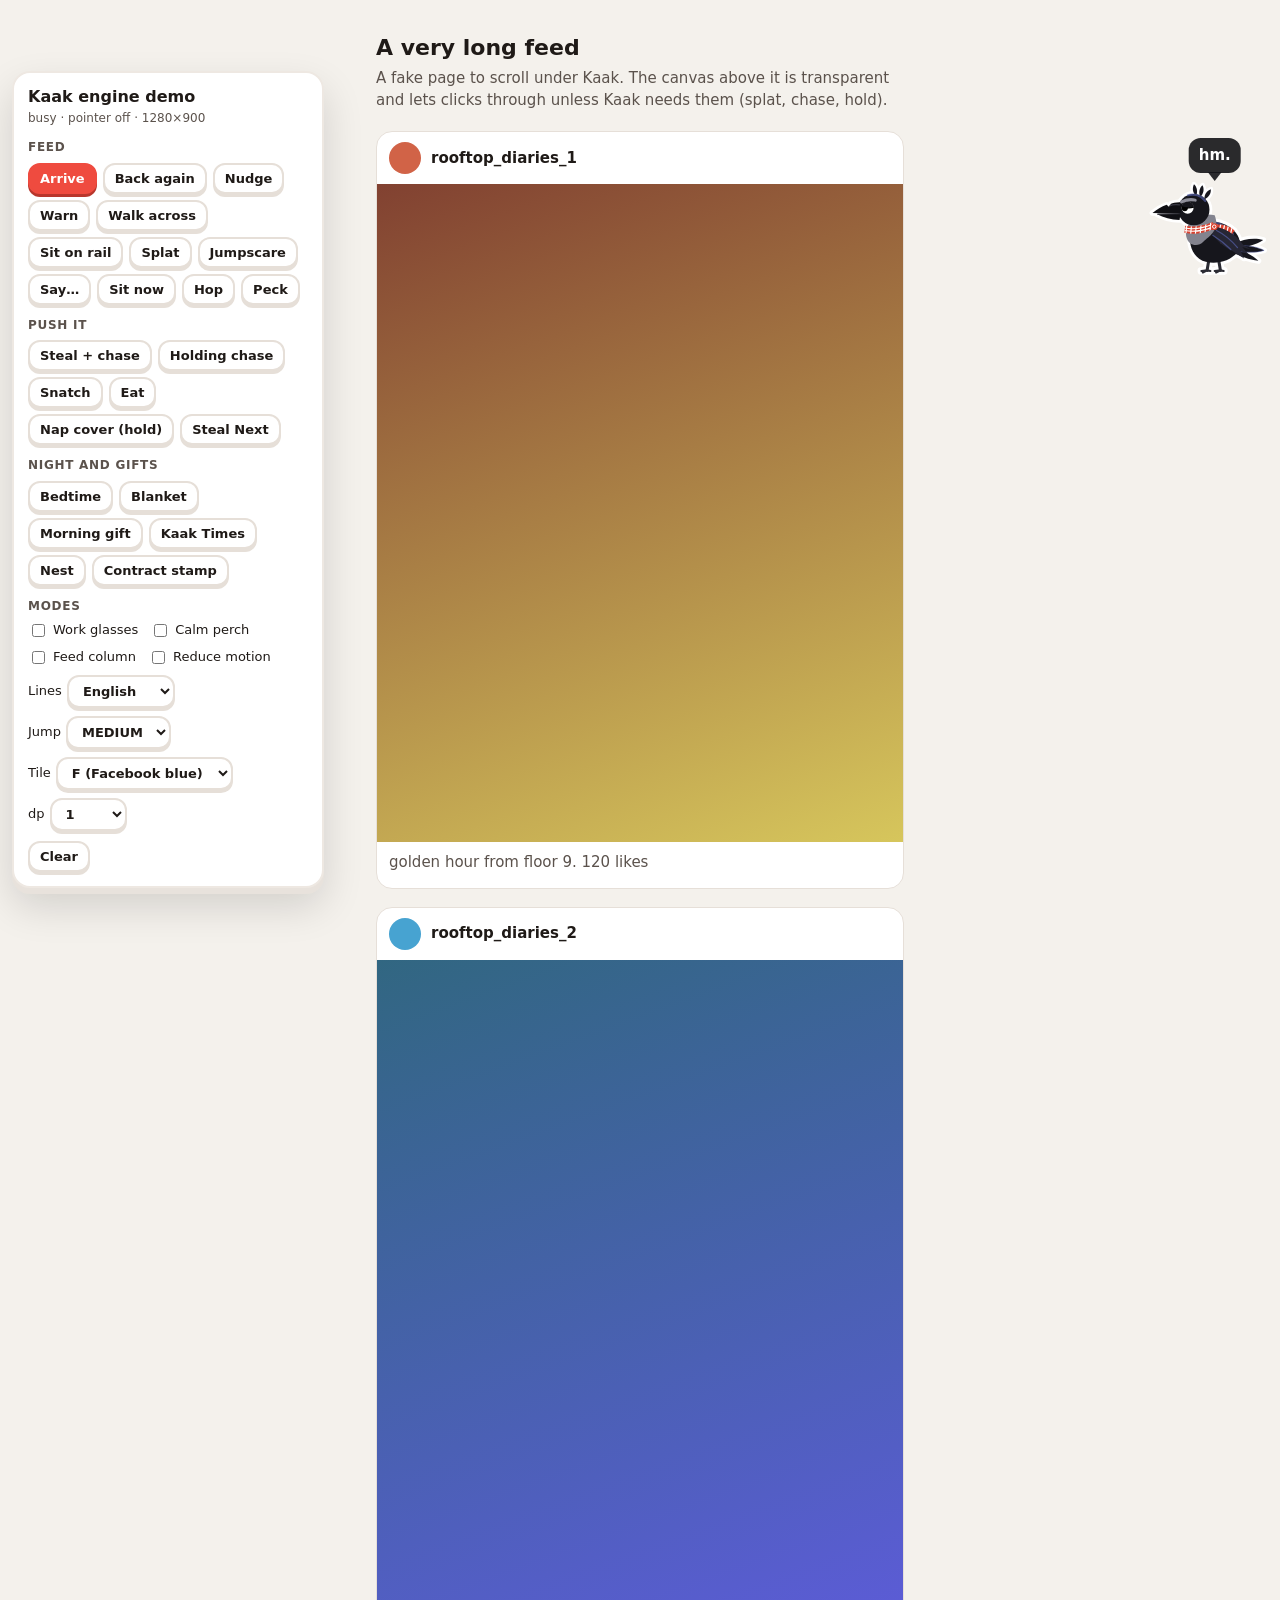
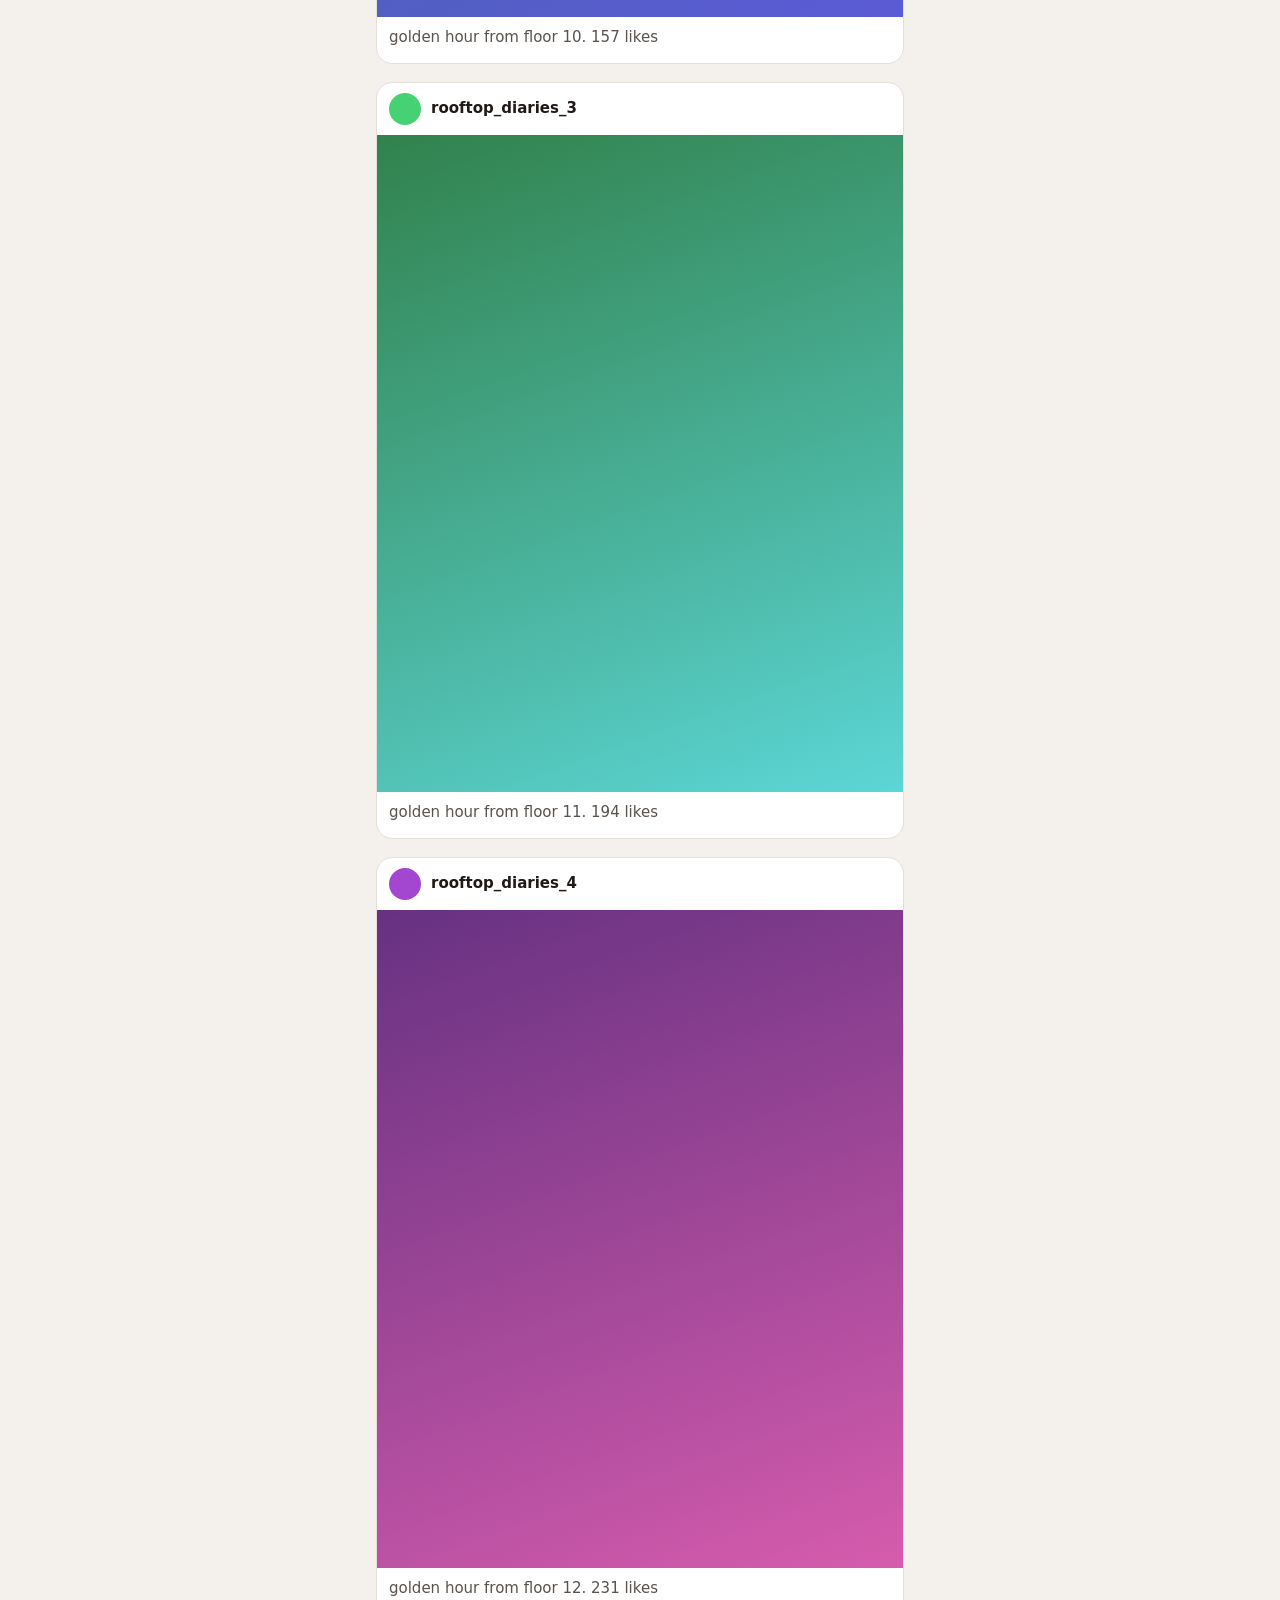
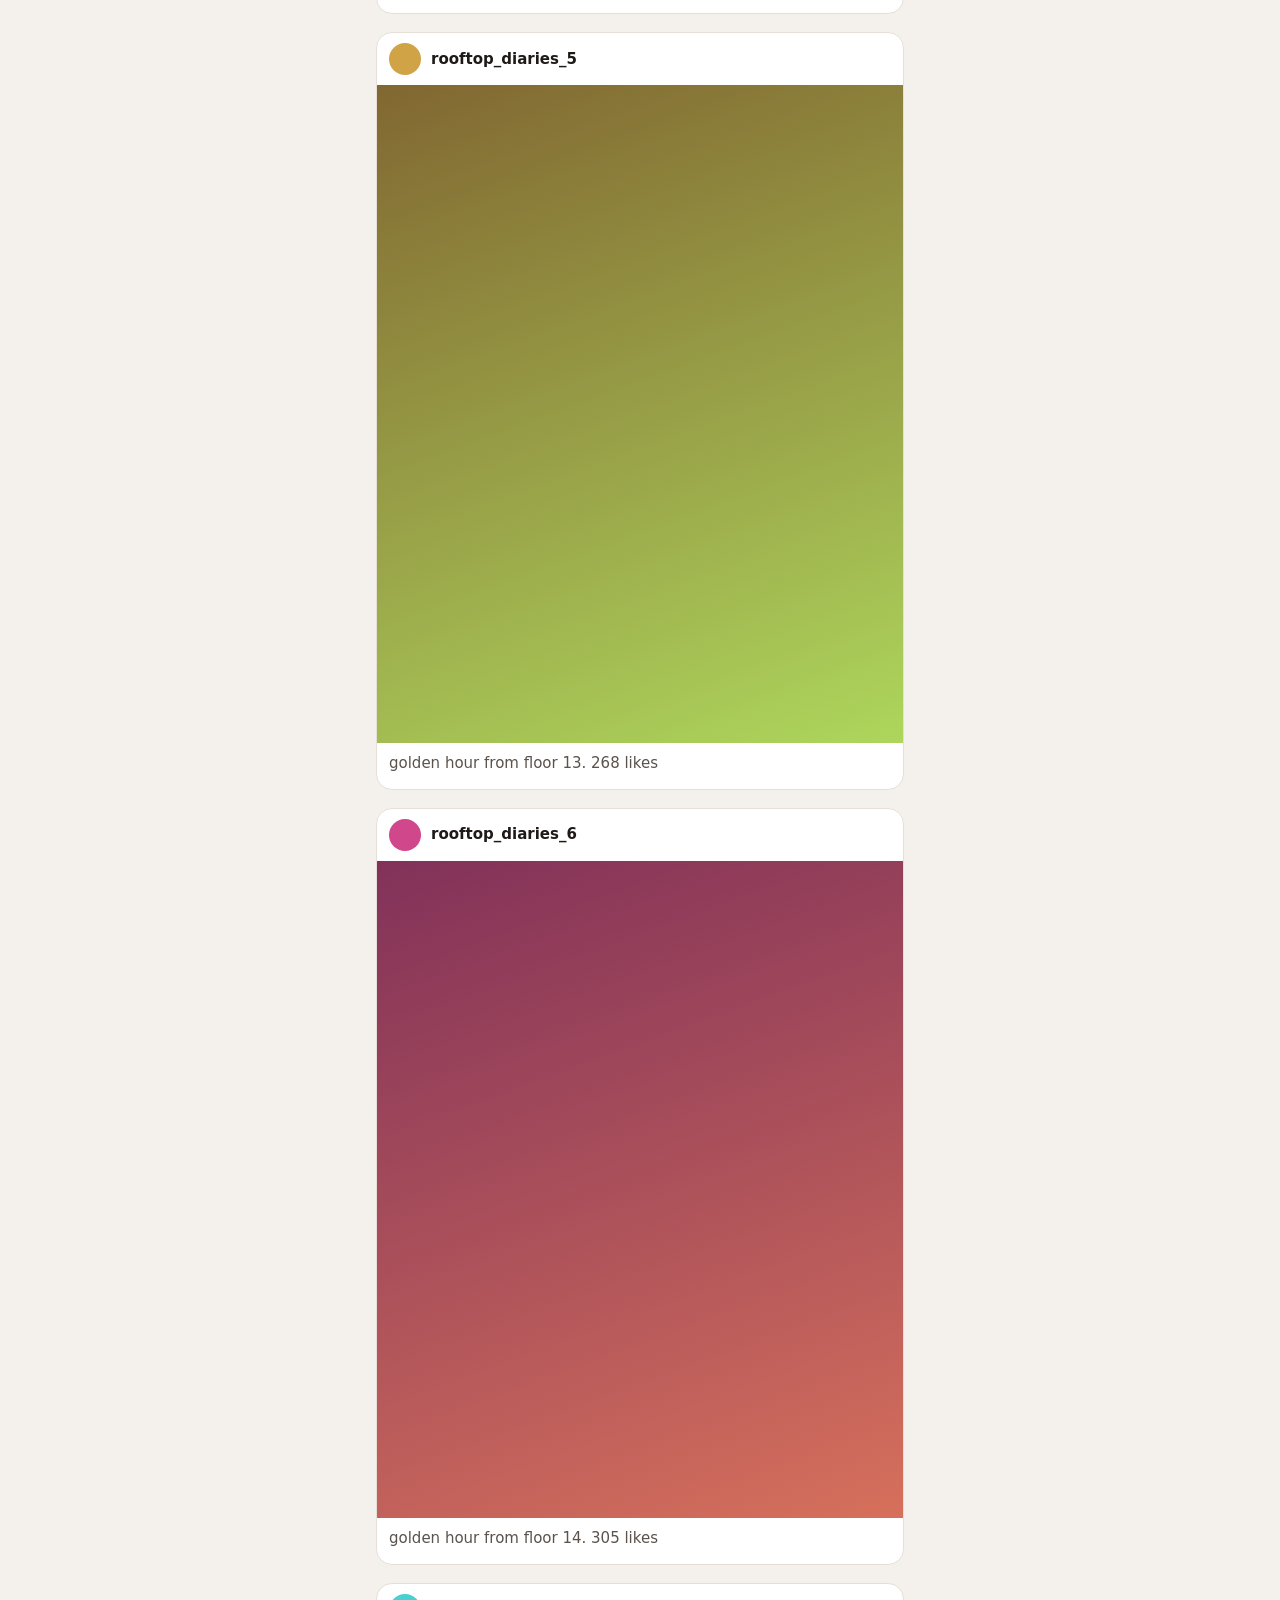
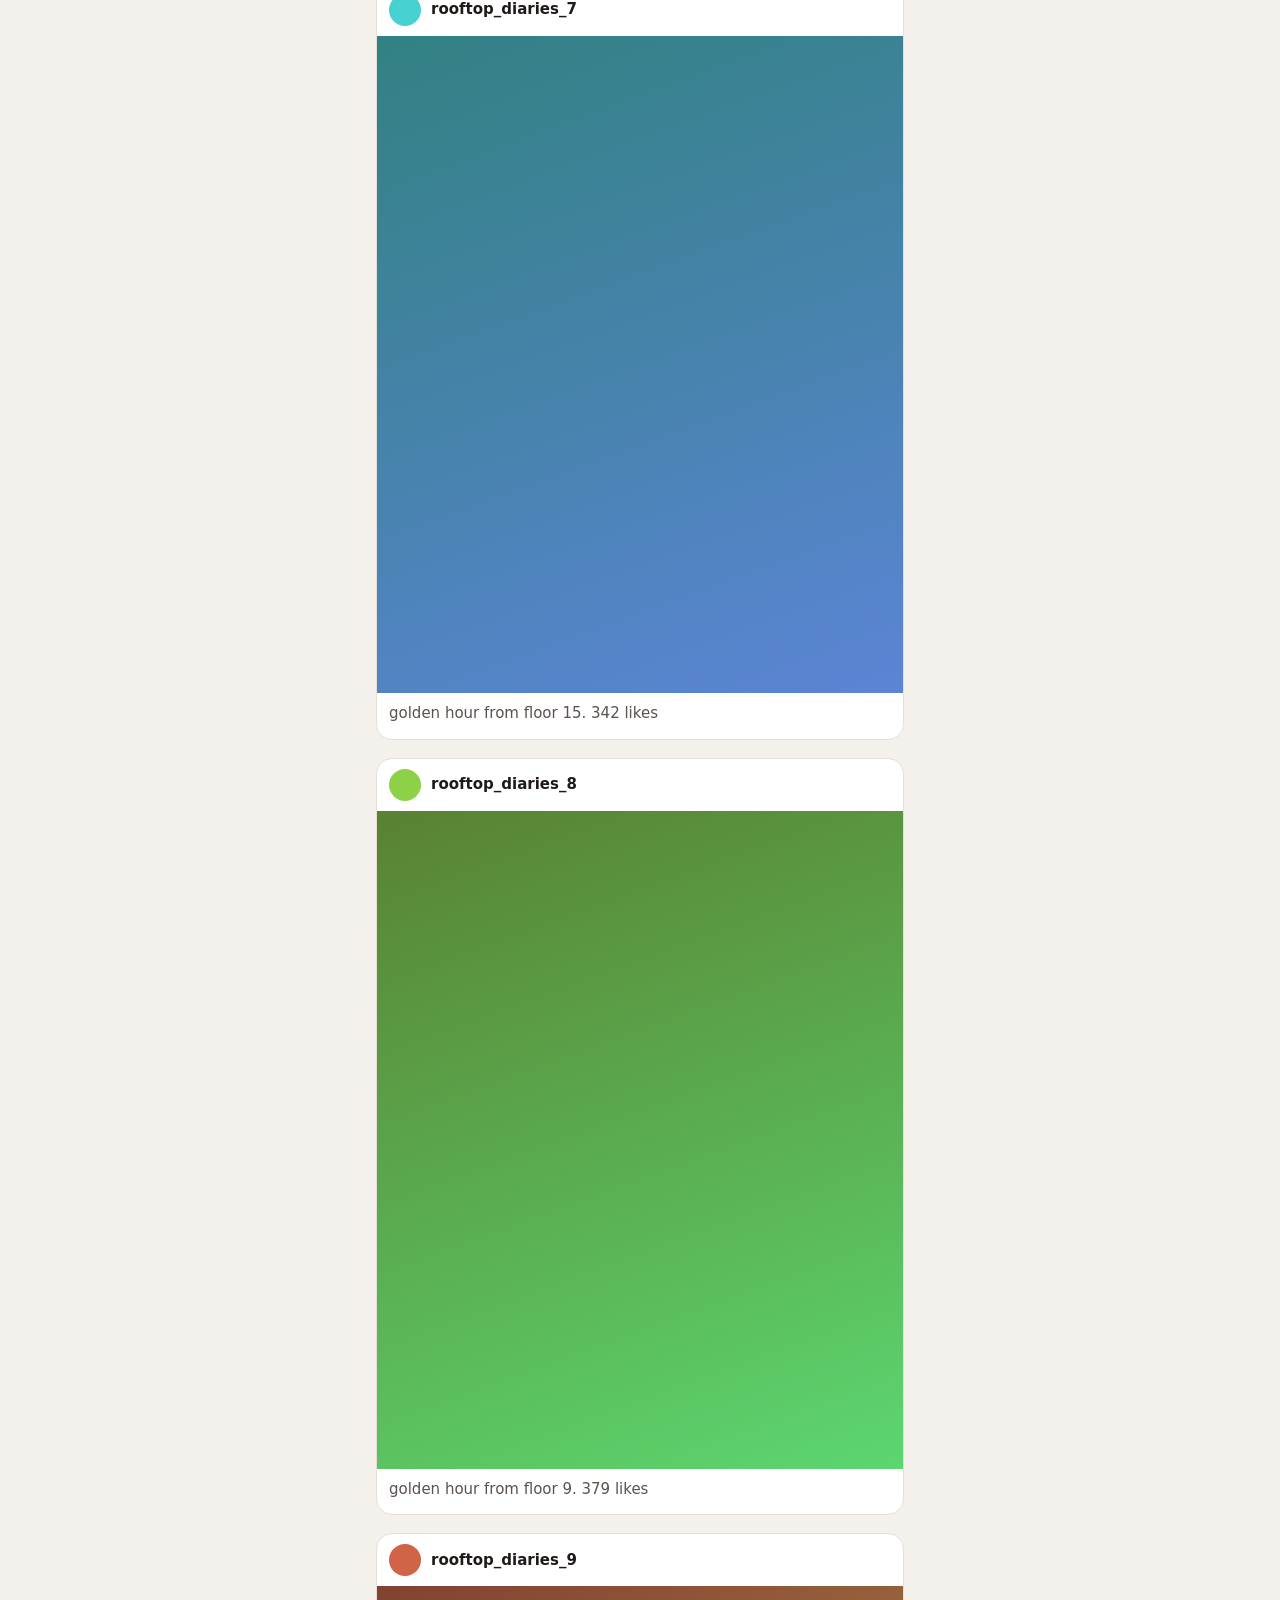
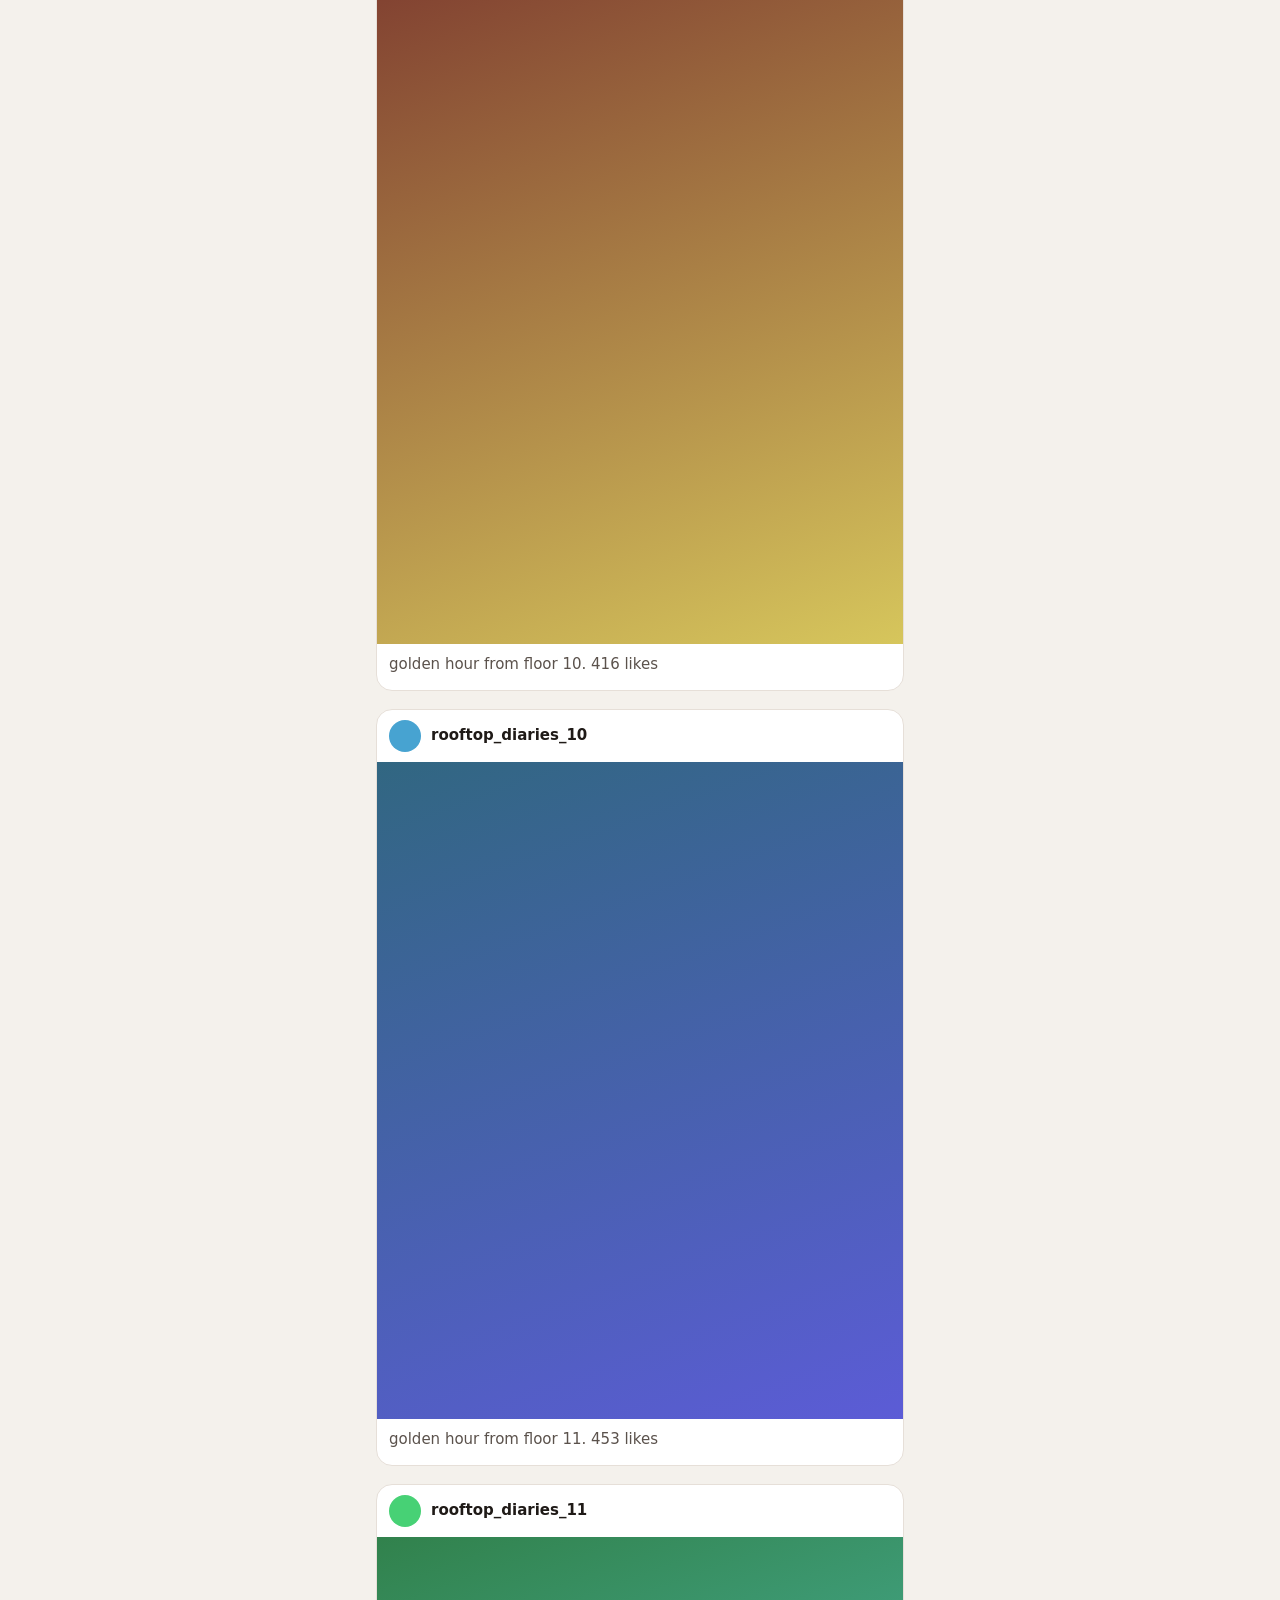
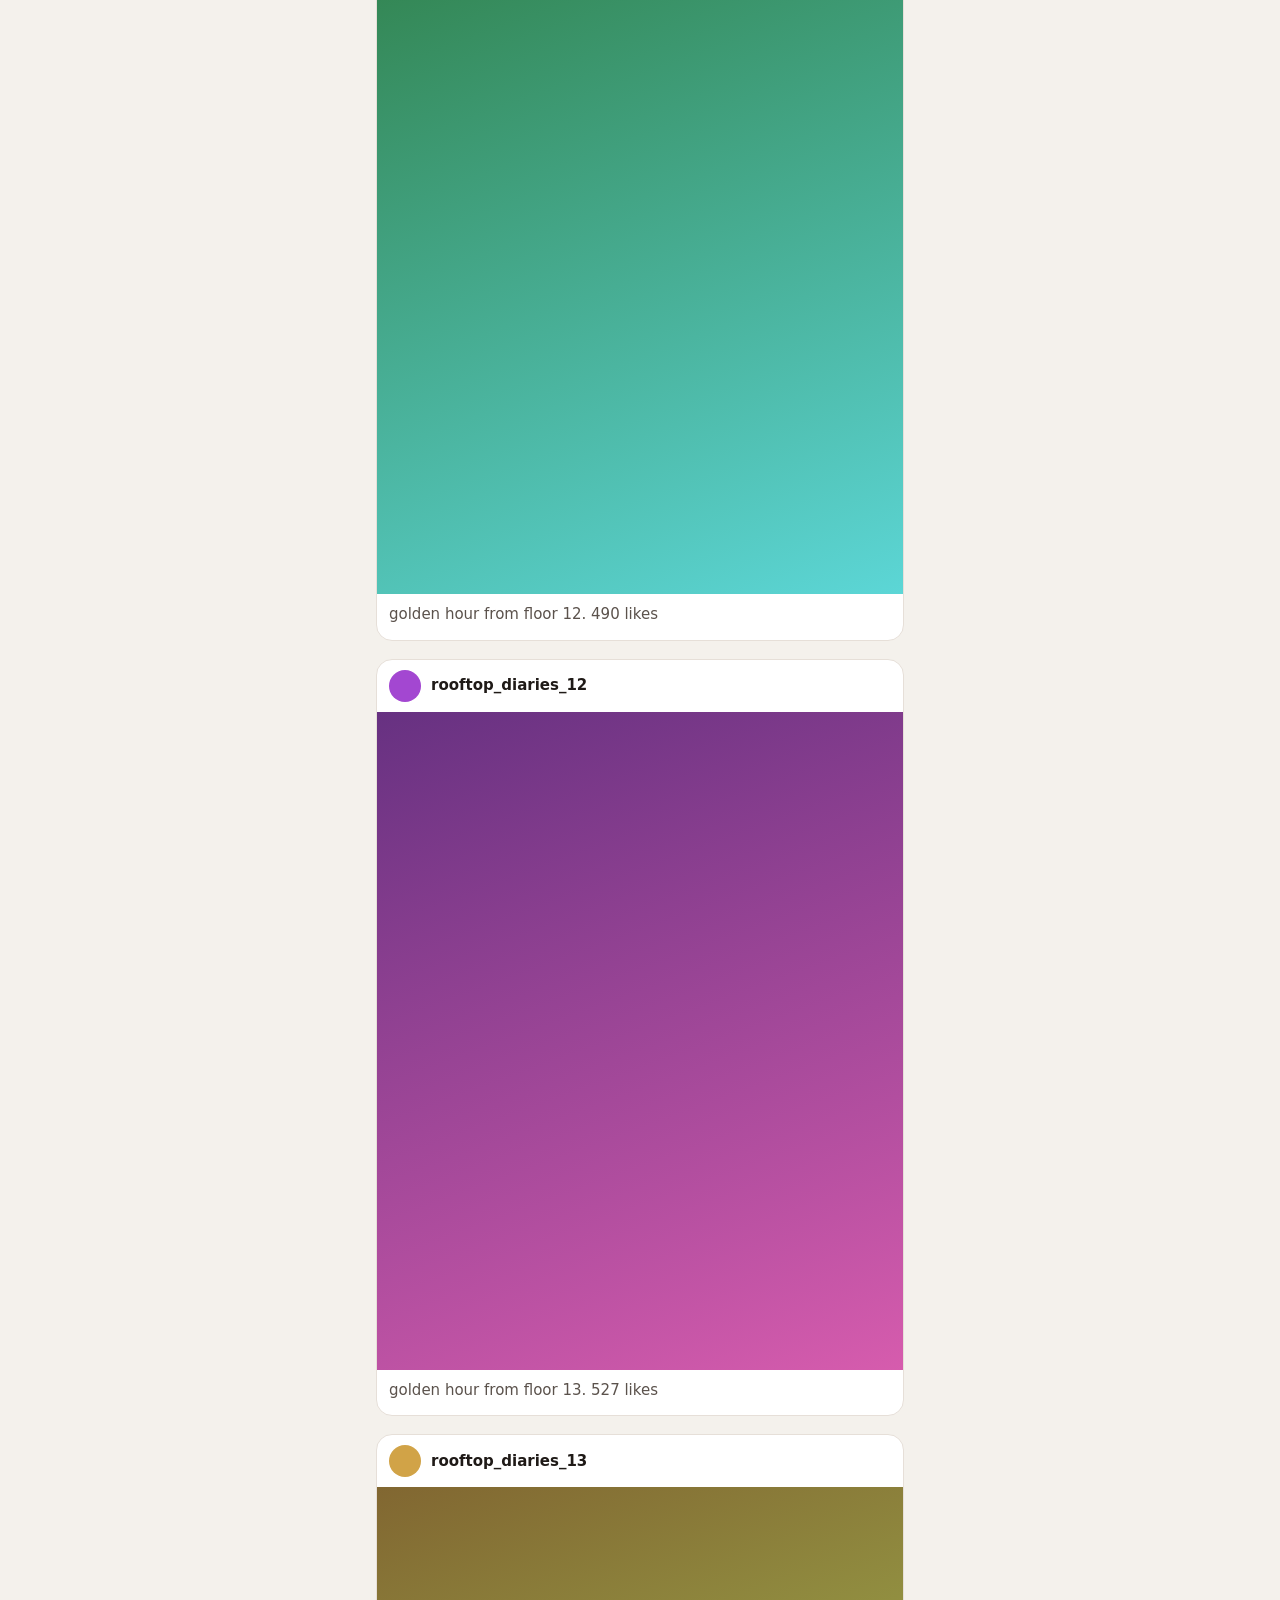
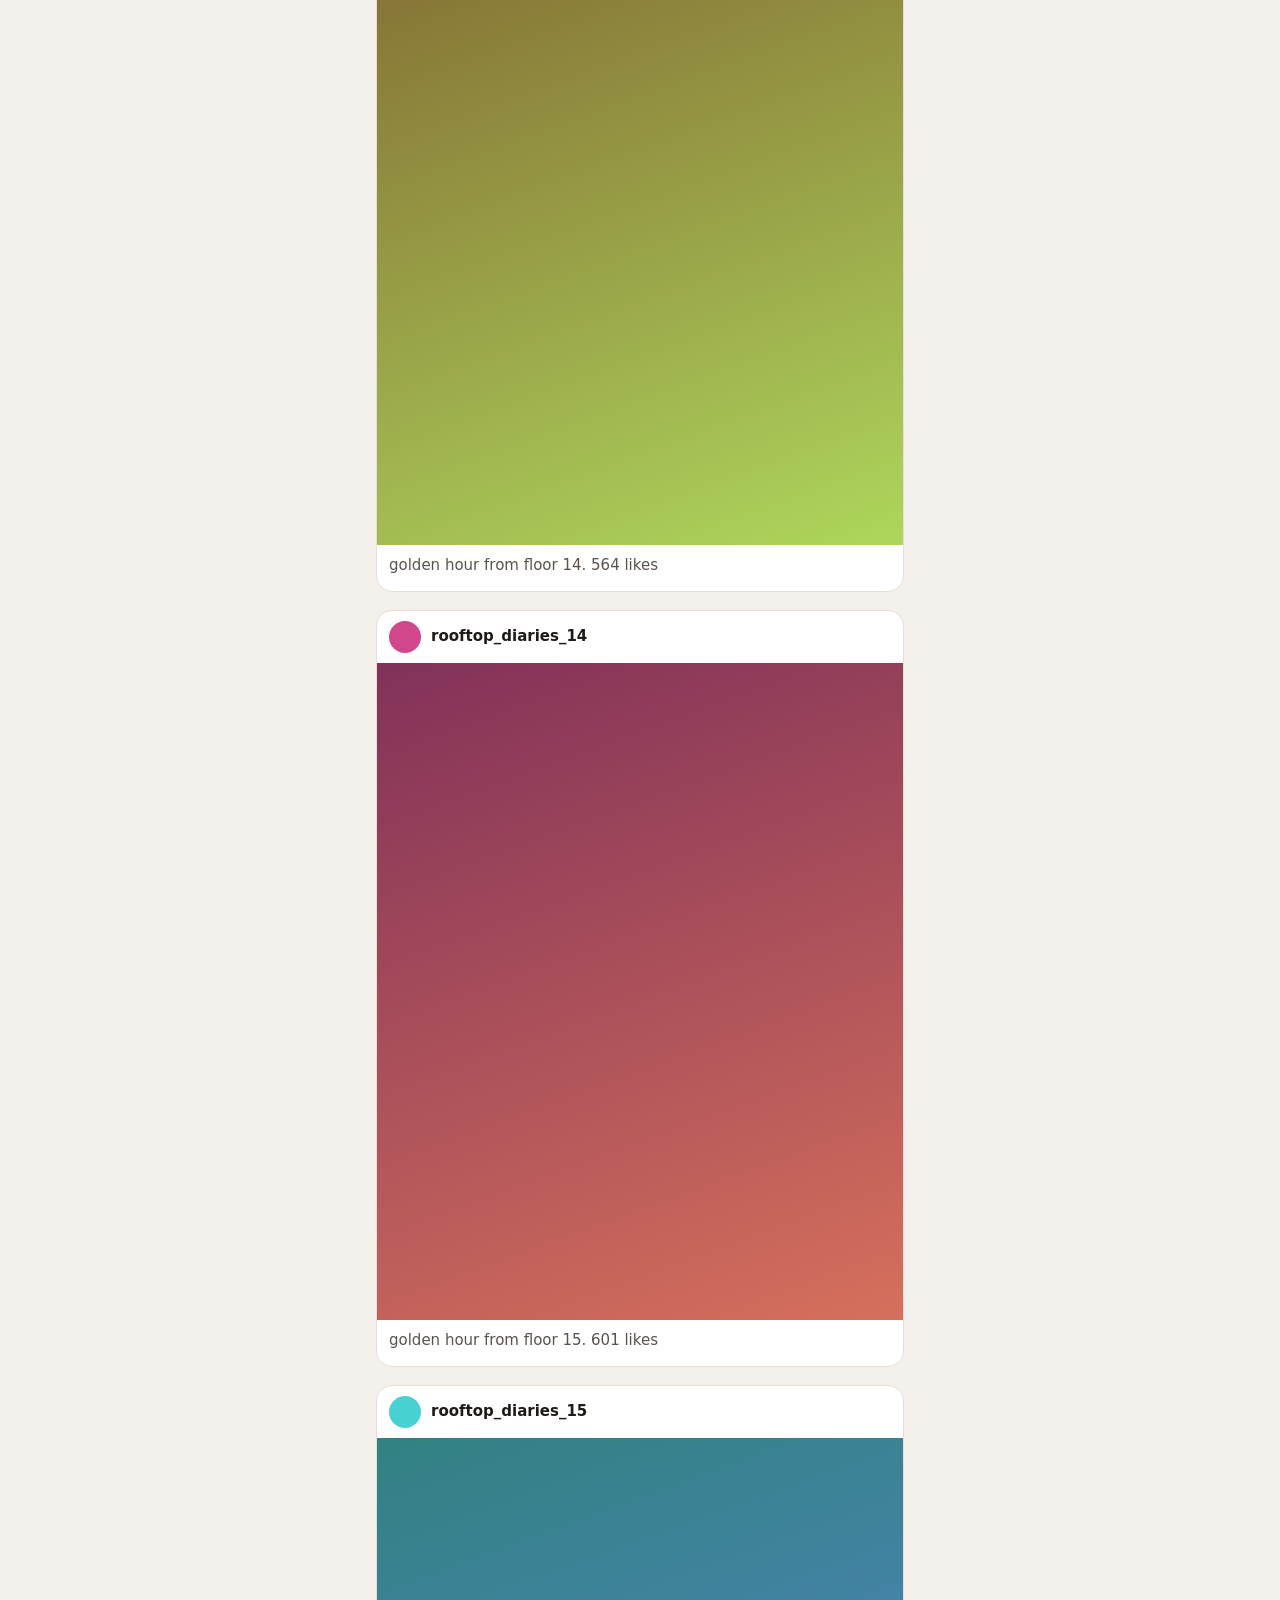
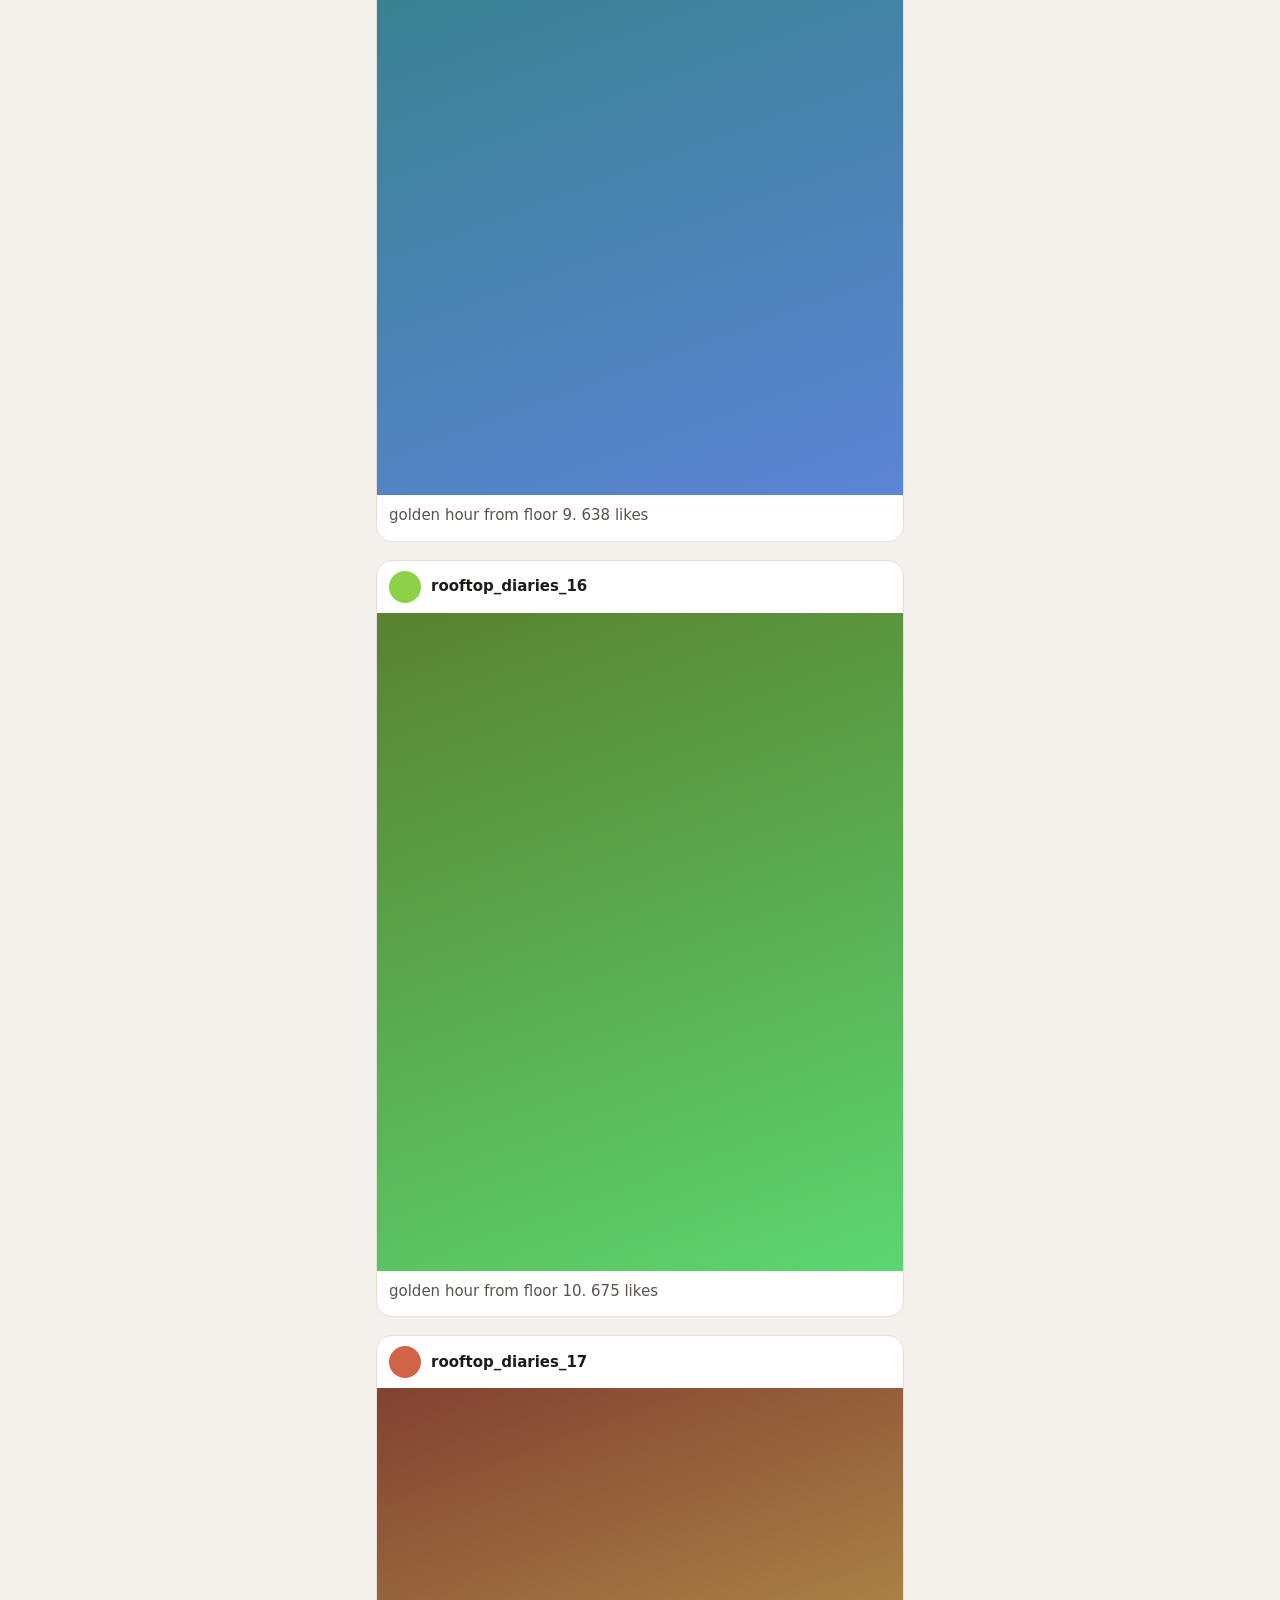
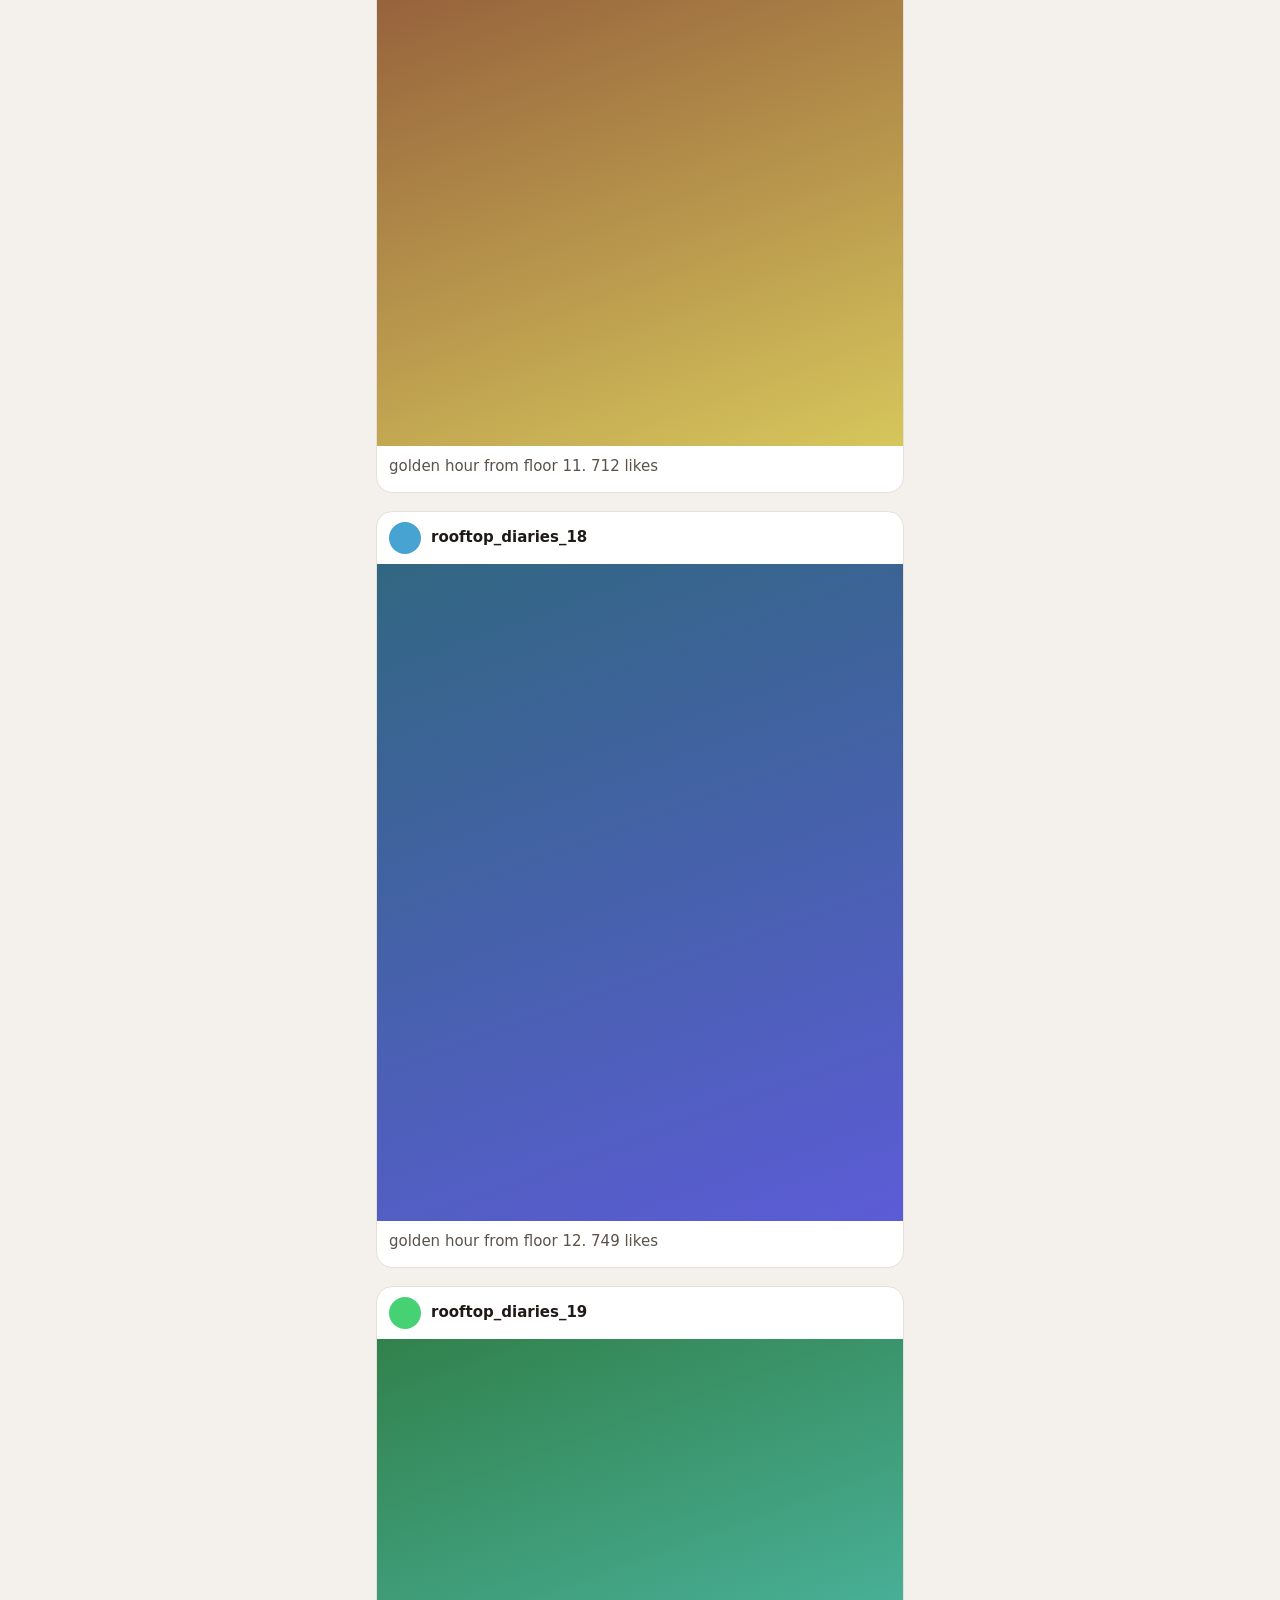
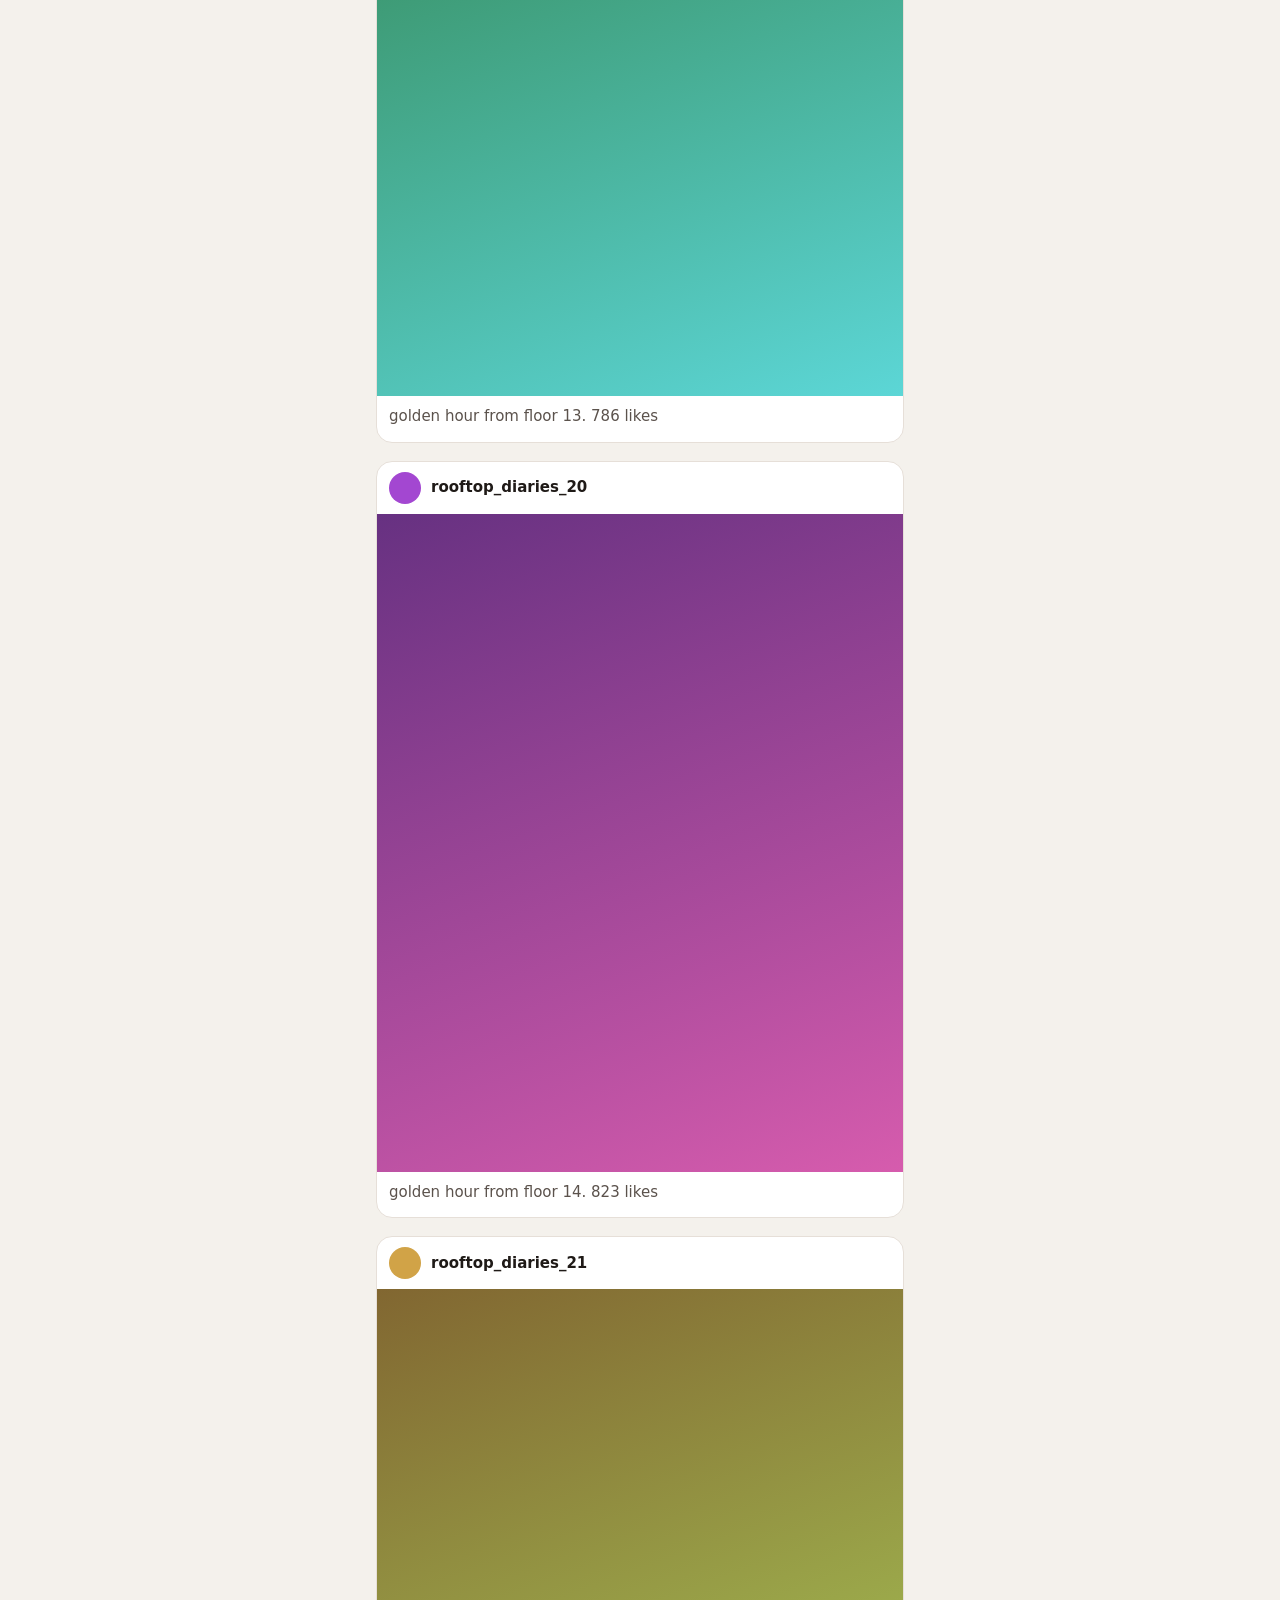
<file: extension/engine/demo.html>
<!doctype html>
<html lang="en">
<head>
<meta charset="utf-8">
<meta name="viewport" content="width=device-width, initial-scale=1">
<title>Kaak engine demo</title>
<style>
  :root { --red: #EF4B3F; --ink: #1F1A17; --soft: #5B524C; --line: #E6DFD8; --bg: #F4F1EC; }
  * { box-sizing: border-box; }
  body { margin: 0; background: var(--bg); color: var(--ink); font: 15px/1.45 'Nunito', 'Hind Siliguri', system-ui, sans-serif; }
  /* fake feed */
  .feed { max-width: 560px; margin: 0 auto; padding: 24px 16px 60vh; }
  .feed h1 { font-size: 22px; margin: 8px 0 4px; }
  .feed > p { color: var(--soft); margin: 0 0 20px; }
  .post { background: #fff; border-radius: 16px; margin: 0 0 18px; overflow: hidden; border: 1px solid var(--line); }
  .post header { display: flex; align-items: center; gap: 10px; padding: 10px 12px; font-weight: 800; }
  .post header i { width: 32px; height: 32px; border-radius: 50%; display: inline-block; }
  .post .pic { aspect-ratio: 4 / 5; }
  .post footer { padding: 10px 12px 14px; color: var(--soft); }
  /* overlay canvas, like the content script's */
  #stage { position: fixed; inset: 0; width: 100vw; height: 100vh; pointer-events: none; z-index: 2147483000; touch-action: none; }
  /* the keyboard chase target sits over Kaak */
  #kaakHit { position: fixed; z-index: 2147483001; opacity: 0; border: 0; padding: 0; background: transparent; display: none; }
  #kaakHit:focus-visible { opacity: 1; outline: 3px solid var(--red); border-radius: 12px; background: rgba(239,75,63,0.08); }
  /* controls */
  .panel { position: fixed; left: 12px; bottom: 12px; width: 312px; max-height: calc(100vh - 24px); overflow: auto; z-index: 2147483002;
    background: #fff; border-radius: 18px; border: 2px solid #EEE8E2; box-shadow: 0 6px 0 #E8E2DC, 0 18px 40px rgba(0,0,0,.14); padding: 12px 14px 14px; }
  .panel h2 { font-size: 16px; margin: 0 0 2px; }
  .panel h3 { font-size: 12px; text-transform: uppercase; letter-spacing: .06em; color: var(--soft); margin: 12px 0 6px; }
  .panel .status { font-size: 12px; color: var(--soft); min-height: 1.4em; }
  .btns { display: flex; flex-wrap: wrap; gap: 6px; }
  .btns button, .row select { font: 800 13px 'Nunito', system-ui, sans-serif; color: var(--ink); background: #fff; border: 2px solid var(--line);
    border-radius: 12px; padding: 6px 10px; box-shadow: 0 3px 0 var(--line); cursor: pointer; }
  .btns button:active { transform: translateY(2px); box-shadow: 0 1px 0 var(--line); }
  .btns button.main { background: var(--red); border-color: var(--red); color: #fff; box-shadow: 0 3px 0 #B8362C; }
  button:focus-visible, select:focus-visible, input:focus-visible { outline: 3px solid var(--ink); outline-offset: 2px; }
  .row { display: flex; flex-wrap: wrap; gap: 8px 12px; align-items: center; font-size: 13px; }
  .row label { display: inline-flex; gap: 5px; align-items: center; }
  .toast { position: fixed; top: 14px; left: 50%; transform: translateX(-50%); background: var(--ink); color: #fff; padding: 8px 14px; border-radius: 12px;
    font-weight: 700; font-size: 13px; z-index: 2147483003; display: none; max-width: calc(100vw - 32px); }
  #nextBtn { position: fixed; left: 50%; top: 62%; transform: translateX(-50%); z-index: 10; display: none;
    font: 800 16px 'Nunito', system-ui, sans-serif; background: var(--red); color: #fff; border: 0; border-radius: 14px; padding: 12px 48px; box-shadow: 0 4px 0 #B8362C; }
  #sig { position: fixed; right: 40px; bottom: 120px; width: 260px; height: 110px; z-index: 10; display: none; background: #FFF7E0; border-radius: 10px;
    border: 1px dashed #c9b98a; padding: 10px; font-size: 13px; color: var(--soft); }
  @media (max-width: 640px) {
    .panel { left: 0; right: 0; bottom: 0; width: auto; max-height: 46vh; border-radius: 18px 18px 0 0; }
    #sig { right: 16px; left: 16px; width: auto; bottom: 50vh; }
  }
</style>
</head>
<body>
<canvas id="stage" aria-hidden="true"></canvas>
<button id="kaakHit" type="button" aria-label="Kaak (press Enter to hit him)"></button>
<div class="toast" id="toast" role="status" aria-live="polite"></div>
<button id="nextBtn" type="button">Next</button>
<div id="sig">Sign here. Kaak will stamp it.</div>

<main class="feed" id="feed">
  <h1>A very long feed</h1>
  <p>A fake page to scroll under Kaak. The canvas above it is transparent and lets clicks through unless Kaak needs them (splat, chase, hold).</p>
</main>

<aside class="panel" aria-label="Kaak engine controls">
  <h2>Kaak engine demo</h2>
  <div class="status" id="status">loading…</div>

  <h3>Feed</h3>
  <div class="btns">
    <button type="button" data-run="arrive" class="main">Arrive</button>
    <button type="button" data-run="again">Back again</button>
    <button type="button" data-run="nudge">Nudge</button>
    <button type="button" data-run="warn">Warn</button>
    <button type="button" data-run="walkAcross">Walk across</button>
    <button type="button" data-run="sitOnRail">Sit on rail</button>
    <button type="button" data-run="splat">Splat</button>
    <button type="button" data-run="jumpscare">Jumpscare</button>
    <button type="button" data-run="say">Say…</button>
    <button type="button" data-run="sitNow">Sit now</button>
    <button type="button" data-run="hop">Hop</button>
    <button type="button" data-run="peck">Peck</button>
  </div>

  <h3>Push it</h3>
  <div class="btns">
    <button type="button" data-run="steal">Steal + chase</button>
    <button type="button" data-run="holdingChase">Holding chase</button>
    <button type="button" data-run="snatch">Snatch</button>
    <button type="button" data-run="eat">Eat</button>
    <button type="button" data-run="nap">Nap cover (hold)</button>
    <button type="button" data-run="stealButton">Steal Next</button>
  </div>

  <h3>Night and gifts</h3>
  <div class="btns">
    <button type="button" data-run="bedtime">Bedtime</button>
    <button type="button" data-run="blanket">Blanket</button>
    <button type="button" data-run="morningGift">Morning gift</button>
    <button type="button" data-run="times">Kaak Times</button>
    <button type="button" data-run="nest">Nest</button>
    <button type="button" data-run="stamp">Contract stamp</button>
  </div>

  <h3>Modes</h3>
  <div class="row">
    <label><input type="checkbox" id="glasses"> Work glasses</label>
    <label><input type="checkbox" id="calm"> Calm perch</label>
    <label><input type="checkbox" id="column"> Feed column</label>
    <label><input type="checkbox" id="reduce"> Reduce motion</label>
  </div>
  <div class="row" style="margin-top:8px">
    <label>Lines <select id="lang"><option value="en">English</option><option value="bl">Banglish</option><option value="bn">বাংলা</option></select></label>
    <label>Jump <select id="jump"><option>GENTLE</option><option selected>MEDIUM</option><option>FULL</option><option>OFF</option></select></label>
  </div>
  <div class="row" style="margin-top:8px">
    <label>Tile <select id="tile">
      <option value="F|#1877F2">F (Facebook blue)</option>
      <option value="I|#E1306C">I (Instagram pink)</option>
      <option value="Y|#FF0000">Y (YouTube red)</option>
      <option value="T|#000000">T (TikTok black)</option>
    </select></label>
    <label>dp <select id="dp"><option>0.75</option><option selected>1</option><option>1.25</option><option>1.5</option></select></label>
  </div>
  <div class="btns" style="margin-top:10px">
    <button type="button" data-run="clear">Clear</button>
  </div>
</aside>

<script src="kaak-engine.js"></script>
<script>
"use strict";
const E = window.KaakEngine;
const canvas = document.getElementById("stage");
const hitBtn = document.getElementById("kaakHit");
const statusEl = document.getElementById("status");
const toastEl = document.getElementById("toast");
const nextBtn = document.getElementById("nextBtn");
const sig = document.getElementById("sig");
const $ = id => document.getElementById(id);

// ---- the fake feed
const feed = document.getElementById("feed");
const hues = [12, 200, 140, 280, 40, 330, 180, 90];
for (let i = 0; i < 40; i++) {
  const h = hues[i % hues.length];
  const post = document.createElement("article");
  post.className = "post";
  post.innerHTML = `<header><i style="background:hsl(${h} 60% 55%)"></i>rooftop_diaries_${i + 1}</header>
    <div class="pic" style="background:linear-gradient(160deg, hsl(${h} 45% 35%), hsl(${(h + 40) % 360} 60% 60%))"></div>
    <footer>golden hour from floor ${9 + (i % 7)}. ${120 + i * 37} likes</footer>`;
  feed.appendChild(post);
}

// ---- stage
let stage = null, detachP = null, detachK = null;
function makeStage() {
  if (stage) { stage.destroy(); stage.clear(); }
  canvas.style.pointerEvents = "none";
  const lang = $("lang").value;
  stage = E.createStage(canvas, {
    width: innerWidth, height: innerHeight, dp: +$("dp").value, setStyle: false, // CSS sizes the canvas (100vw x 100vh)
    reduceMotion: $("reduce").checked,
    lineFn: E.makeLineFn(lang), fixedFn: E.makeFixedFn(lang),
    jumpLevel: $("jump").value,
    tile: currentTile(),
    glasses: $("glasses").checked, calm: $("calm").checked,
    onWantsPointer: on => { canvas.style.pointerEvents = on ? "auto" : "none"; },
    onIdle: () => setStatus(),
  });
  stage.attachPointer(canvas);
  stage.attachKeys(window);
  applyColumn();
}
function currentTile() { const [label, color] = $("tile").value.split("|"); return { label, color }; }
function applyColumn() {
  if (!$("column").checked) { stage.setColumn(null, null); return; }
  const r = feed.getBoundingClientRect();
  stage.setColumn(r.left, r.right);
}
addEventListener("resize", () => { stage.resize(innerWidth, innerHeight); applyColumn(); });

function toast(text, ms = 2600) {
  toastEl.textContent = text; toastEl.style.display = "block";
  clearTimeout(toast.t); toast.t = setTimeout(() => { toastEl.style.display = "none"; }, ms);
}
function setStatus() {
  if (!stage) return;
  statusEl.textContent = `${stage.busy() ? "busy" : stage.hasContent() ? "idle (4 fps)" : "empty (no frames)"} · pointer ${stage.wantsPointer() ? "on" : "off"}` +
    (stage.chase ? ` · chase ${stage.chase.hits}/5` : "") + ` · ${stage.W}×${stage.H}`;
}
setInterval(setStatus, 200);

// keyboard chase: a focusable button kept over Kaak; Enter/Space = one hit
function trackHit() {
  if (stage && stage.chase) {
    const b = stage.kaakBounds();
    Object.assign(hitBtn.style, { display: "block", left: b.l + "px", top: b.t + "px", width: (b.r - b.l) + "px", height: (b.b - b.t) + "px" });
  } else hitBtn.style.display = "none";
  requestAnimationFrame(trackHit);
}
requestAnimationFrame(trackHit);
hitBtn.addEventListener("click", () => { stage.keyHit(); });

// host hooks that a run sets up are removed before the next run
function resetHost() {
  stage.custom = null; stage.underlay = null; stage.overlay = null; stage.waiting = false;
  stage.setDim(0); stage.setBlanket(0); stage.setEaten(0);
  nextBtn.style.display = "none"; sig.style.display = "none";
  removeEventListener("keydown", spaceDown); removeEventListener("keyup", spaceUp);
}
function spaceDown(e) { if (e.code === "Space" && !e.repeat && !stage.holdStart) { e.preventDefault(); stage.beginHold(5000, escaped); } }
function spaceUp(e) { if (e.code === "Space") { e.preventDefault(); stage.endHold(); } }
function escaped() { toast("Escaped: host would grant the 5-min pass."); stage.later(1200, () => { resetHost(); stage.clear(); }); }

const RUNS = {
  arrive: s => s.arrive(),
  again: s => s.again(),
  nudge: s => { if (!s.perched) s.sitNow(); if (!s.nudge(23)) toast("Nudge skipped: Kaak is mid-performance."); },
  warn: s => s.warn(5),
  walkAcross: s => s.walkAcross(),
  sitOnRail: s => s.sitOnRail(40),
  splat: s => { s.splat(); toast("Drag across the splat, or press Escape.", 3200); },
  jumpscare: s => { if (s.jumpscare($("jump").value) === false) toast("Jumpscare is Off."); },
  say: s => { if (!s.perched) s.sitNow(); s.say("hm.", 2200); },
  sitNow: s => s.sitNow(),
  hop: s => { if (!s.perched) s.sitNow(); s.hop(s.perch()); },
  peck: s => { if (!s.perched) s.sitNow(); s.peckHit(); },
  steal: s => {
    s.steal(() => toast(s.fixed("tapHint")), () => toast("Won: host sends you to the site's home page."), () => toast("Lost: feeds locked for 3 min."), currentTile());
  },
  holdingChase: s => {
    toast(s.fixed("tapHint") + " (or Tab to Kaak + Enter)", 4000);
    s.holdingChase(currentTile(), null, () => toast("Won it back."), () => toast("Kaak kept it."));
  },
  snatch: s => s.snatch("I'll hold this. you do the thing.", currentTile()),
  eat: s => {
    if (!s.perched) s.sitNow();
    s.eat(() => { toast(s.fixed("detours"), 3000); s.later(2500, () => { s.setEaten(0); s.clear(); }); });
  },
  nap: s => {
    s.sleepOnTile(innerWidth / 2, innerHeight * 0.47, currentTile());
    s.setDim(0.75, true);
    s.overlay = (c, t, st) => {
      c.fillStyle = "#fff"; c.textAlign = "center"; c.font = `800 ${20 * st.DP}px ${st.font}`;
      c.fillText(st.fixed("asleep", 14), st.W / 2, st.H * 0.18);
      c.font = `600 ${13 * st.DP}px ${st.font}`; c.fillStyle = "rgba(255,255,255,0.75)";
      c.fillText(st.fixed("hold") + " (or hold Space)", st.W / 2, st.H * 0.7); c.textAlign = "left";
    };
    s.custom = (type, pt, e) => {
      if (type === "down" && s.hitsKaak(pt, 30 * s.DP)) { s.beginHold(5000, escaped); try { canvas.setPointerCapture(e.pointerId); } catch (x) {} return true; }
      if (type === "up" && s.holdStart) { s.endHold(); return true; }
      return false;
    };
    addEventListener("keydown", spaceDown); addEventListener("keyup", spaceUp);
  },
  stealButton: s => {
    nextBtn.style.display = "block";
    const r = nextBtn.getBoundingClientRect();
    s.stealButton({ x: r.left, y: r.top, w: r.width, h: r.height }, "Next",
      () => { nextBtn.style.display = "none"; toast(s.fixed("tapHint")); },
      () => { nextBtn.style.display = "block"; toast(s.fixed("knowHow")); });
  },
  bedtime: s => { s.bedArrive(); s.wait(3200, () => { s.blanket(); s.wait(3800, () => s.blanket()); }); },
  blanket: s => s.blanket(),
  morningGift: s => s.morningGift(),
  times: s => {
    let openAt = 0;
    s.timesDelivery(() => { openAt = performance.now(); });
    s.overlay = (c, t, st) => {
      if (!openAt) return;
      const W = st.W, H = st.H, k = Math.min(1, (t - openAt) / 450), y = H * (1 - st.ease(k));
      const w = Math.min(W - 32, 420), x = (W - w) / 2;
      c.fillStyle = "#F3EEE2"; c.fillRect(x, y + 40, w, H);
      c.fillStyle = "#1B1B1B"; c.textAlign = "center";
      c.font = "700 28px Georgia, 'Times New Roman', serif"; c.fillText("The Kaak Times", W / 2, y + 100);
      c.font = "400 11px Georgia, serif"; c.fillText("Dhaka, week ending 18 October. Price: one bottle cap.", W / 2, y + 120);
      c.textAlign = "left"; c.font = "700 20px Georgia, serif";
      E.wrapText(c, "LOCAL HUMAN TRIES TO OPEN FEEDS 47 TIMES", x + 16, y + 160, w - 32, 23);
      E.drawCrow(c, E.P(W / 2 - 6, y + 300, { facing: 1, headTilt: -0.28, scale: 1.1 }), st.UNIT);
      if (t - openAt > 5200) st.overlay = null;
    };
    s.wait(9500, () => {});
  },
  nest: s => {
    const start = performance.now();
    s.underlay = (c, t, st) => {
      const n = Math.min(24, Math.floor((t - start) / 260));
      E.drawNestScene(c, n, st.W, st.H);
      st.nestCount = n;
    };
    const W = s.W, H = s.H;
    s.sitNow(E.P(W * 0.46 + W * 0.32 * 0.95, H * 0.7 - W * 0.32 * 0.36 * 0.35, { facing: -1, headTilt: -0.2 }));
    s.wait(6400, () => s.say(s.fixed("nest", s.nestCount), 3200));
    s.wait(3400, () => { s.underlay = null; s.clear(); });
  },
  stamp: s => {
    sig.style.display = "block";
    const r = sig.getBoundingClientRect();
    s.stamp(r.right - 52, r.bottom - 26, () => toast("Contract stamped."));
  },
  clear: s => { s.clear(); },
};

document.querySelector(".panel").addEventListener("click", e => {
  const b = e.target.closest("button[data-run]"); if (!b) return;
  const name = b.dataset.run;
  resetHost();
  RUNS[name](stage);
  setStatus();
});
$("glasses").addEventListener("change", e => stage.setGlasses(e.target.checked));
$("calm").addEventListener("change", e => stage.perchCalm(e.target.checked));
$("column").addEventListener("change", applyColumn);
$("jump").addEventListener("change", e => { stage.jumpLevel = e.target.value; });
$("tile").addEventListener("change", () => { stage.tile = currentTile(); });
$("lang").addEventListener("change", e => { stage.lineFn = E.makeLineFn(e.target.value); stage.fixedFn = E.makeFixedFn(e.target.value); document.documentElement.lang = e.target.value === "bn" ? "bn" : "en"; });
$("reduce").addEventListener("change", makeStage);
$("dp").addEventListener("change", makeStage);

makeStage();
stage.arrive();
</script>
</body>
</html>
</file>
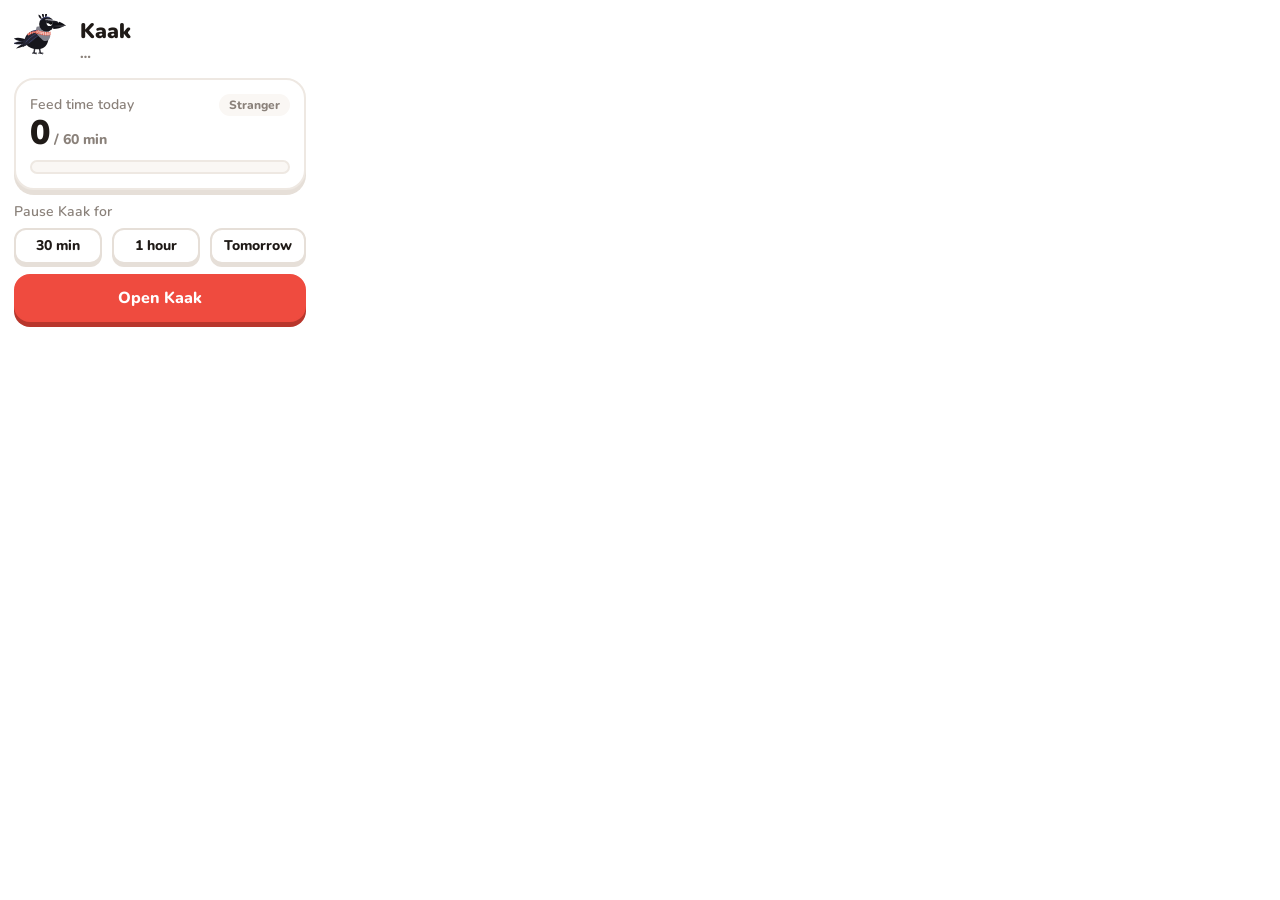
<file: extension/pages/popup.html>
<!doctype html>
<html lang="en">
<head>
<meta charset="utf-8">
<title>Kaak</title>
<link rel="stylesheet" href="kit.css">
<style>
  body { width: 320px; min-height: 0; }
  .wrap { padding: 14px 14px 16px; }
  .top { margin-bottom: 10px; }
  .top canvas { width: 54px; height: 54px; }
  .card { padding: 14px; margin-bottom: 12px; }
  .status { font: 800 14px var(--font); }
  .row .btn { flex: 1; }
</style>
</head>
<body>
<div class="wrap">
  <div class="top">
    <canvas id="crow" width="108" height="108" aria-hidden="true"></canvas>
    <div>
      <h2 style="margin:0">Kaak</h2>
      <div class="status muted" id="status">…</div>
    </div>
  </div>
  <div class="card">
    <div class="spread"><span class="muted">Feed time today</span><span class="tag grey" id="trust">Stranger</span></div>
    <div class="stat" id="minutes">0<small>/ 60 min</small></div>
    <div class="bar" style="margin-top:10px"><i id="bar"></i></div>
  </div>
  <div class="card soft hidden" id="giftCard">
    <h3 id="giftTitle">Kaak left you something.</h3>
    <button class="btn small main" id="giftOpen" type="button">Open</button>
  </div>
  <p class="muted" id="pauseLabel" style="margin:0 0 6px">Pause Kaak for</p>
  <div class="row" id="pauseRow" style="margin-bottom:10px">
    <button class="btn small" data-pause="30" type="button">30 min</button>
    <button class="btn small" data-pause="60" type="button">1 hour</button>
    <button class="btn small" data-pause="tomorrow" type="button">Tomorrow</button>
  </div>
  <button class="btn small hidden" id="resume" type="button" style="width:100%;margin-bottom:10px">Resume Kaak</button>
  <p class="muted hidden" id="pauseNote"></p>
  <button class="btn main block" id="open" type="button">Open Kaak</button>
</div>
<script src="../engine/kaak-engine.js"></script>
<script type="module" src="popup.js"></script>
</body>
</html>
</file>
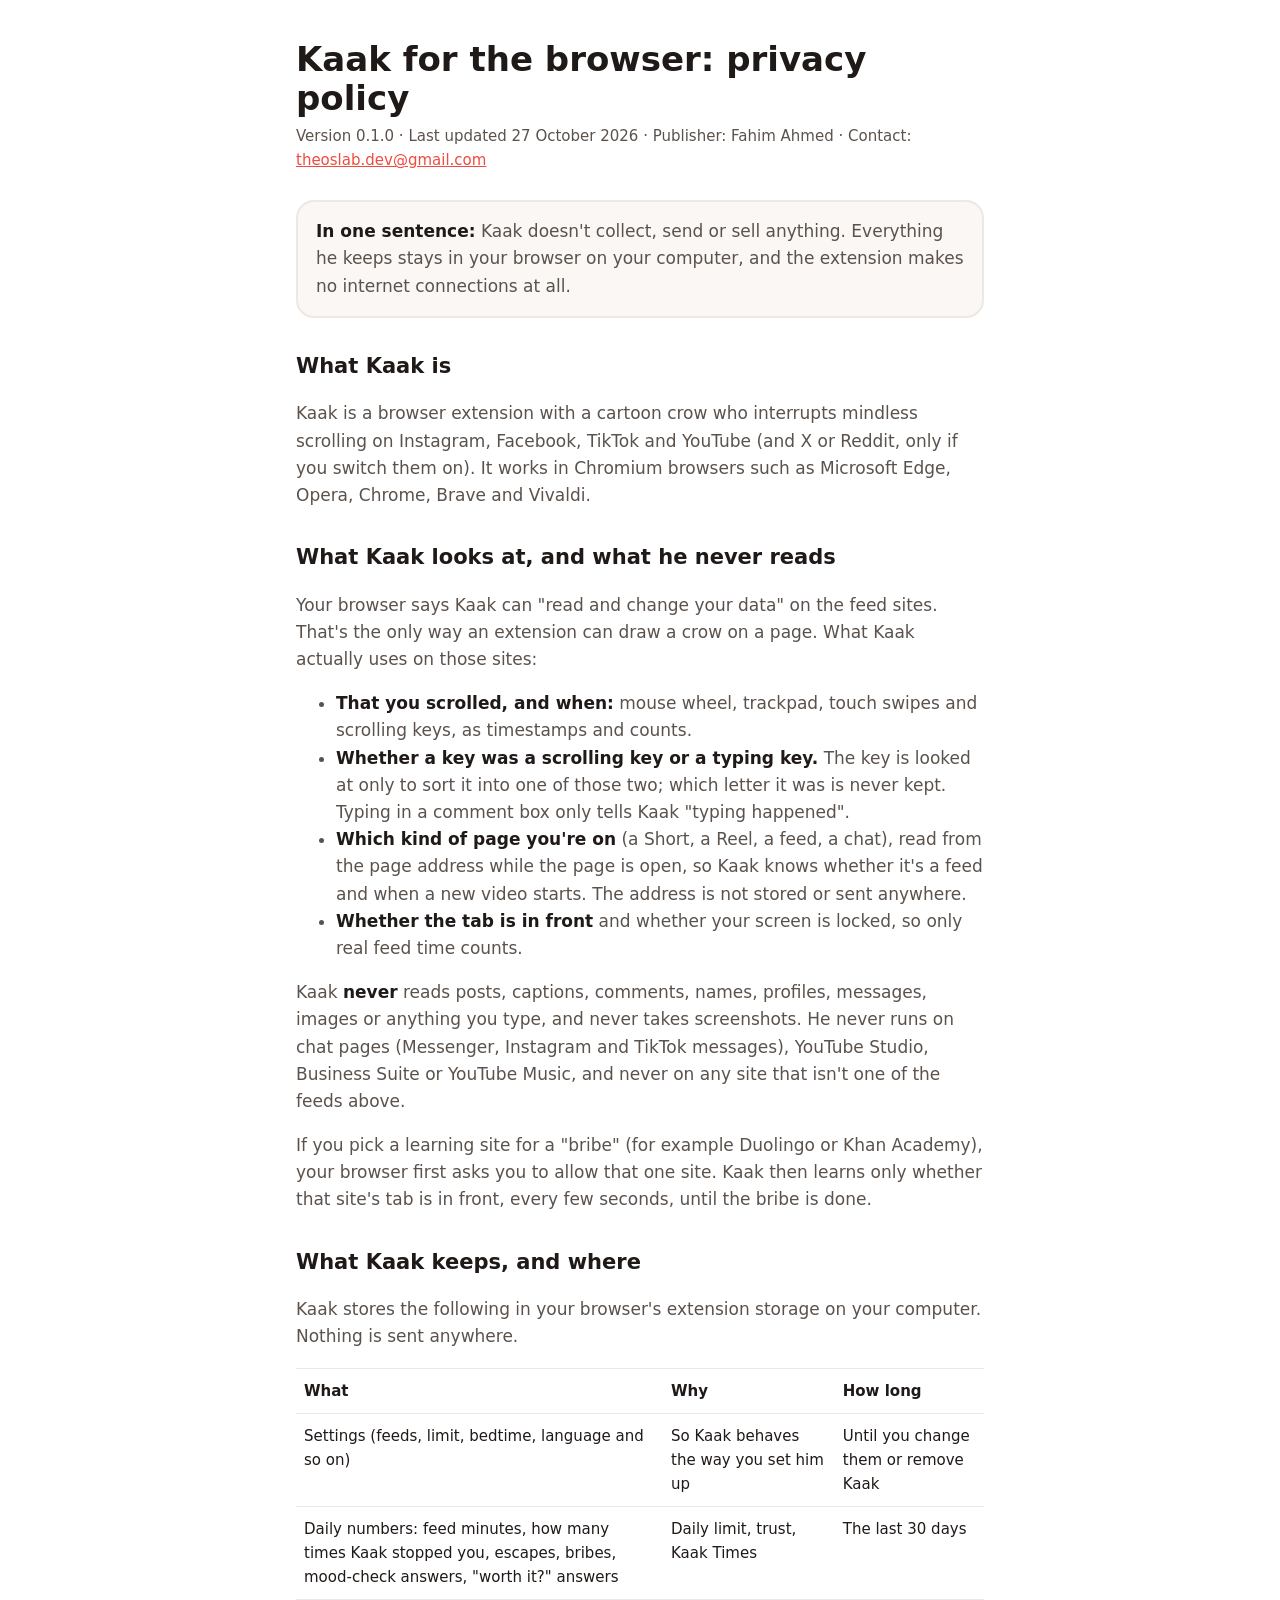
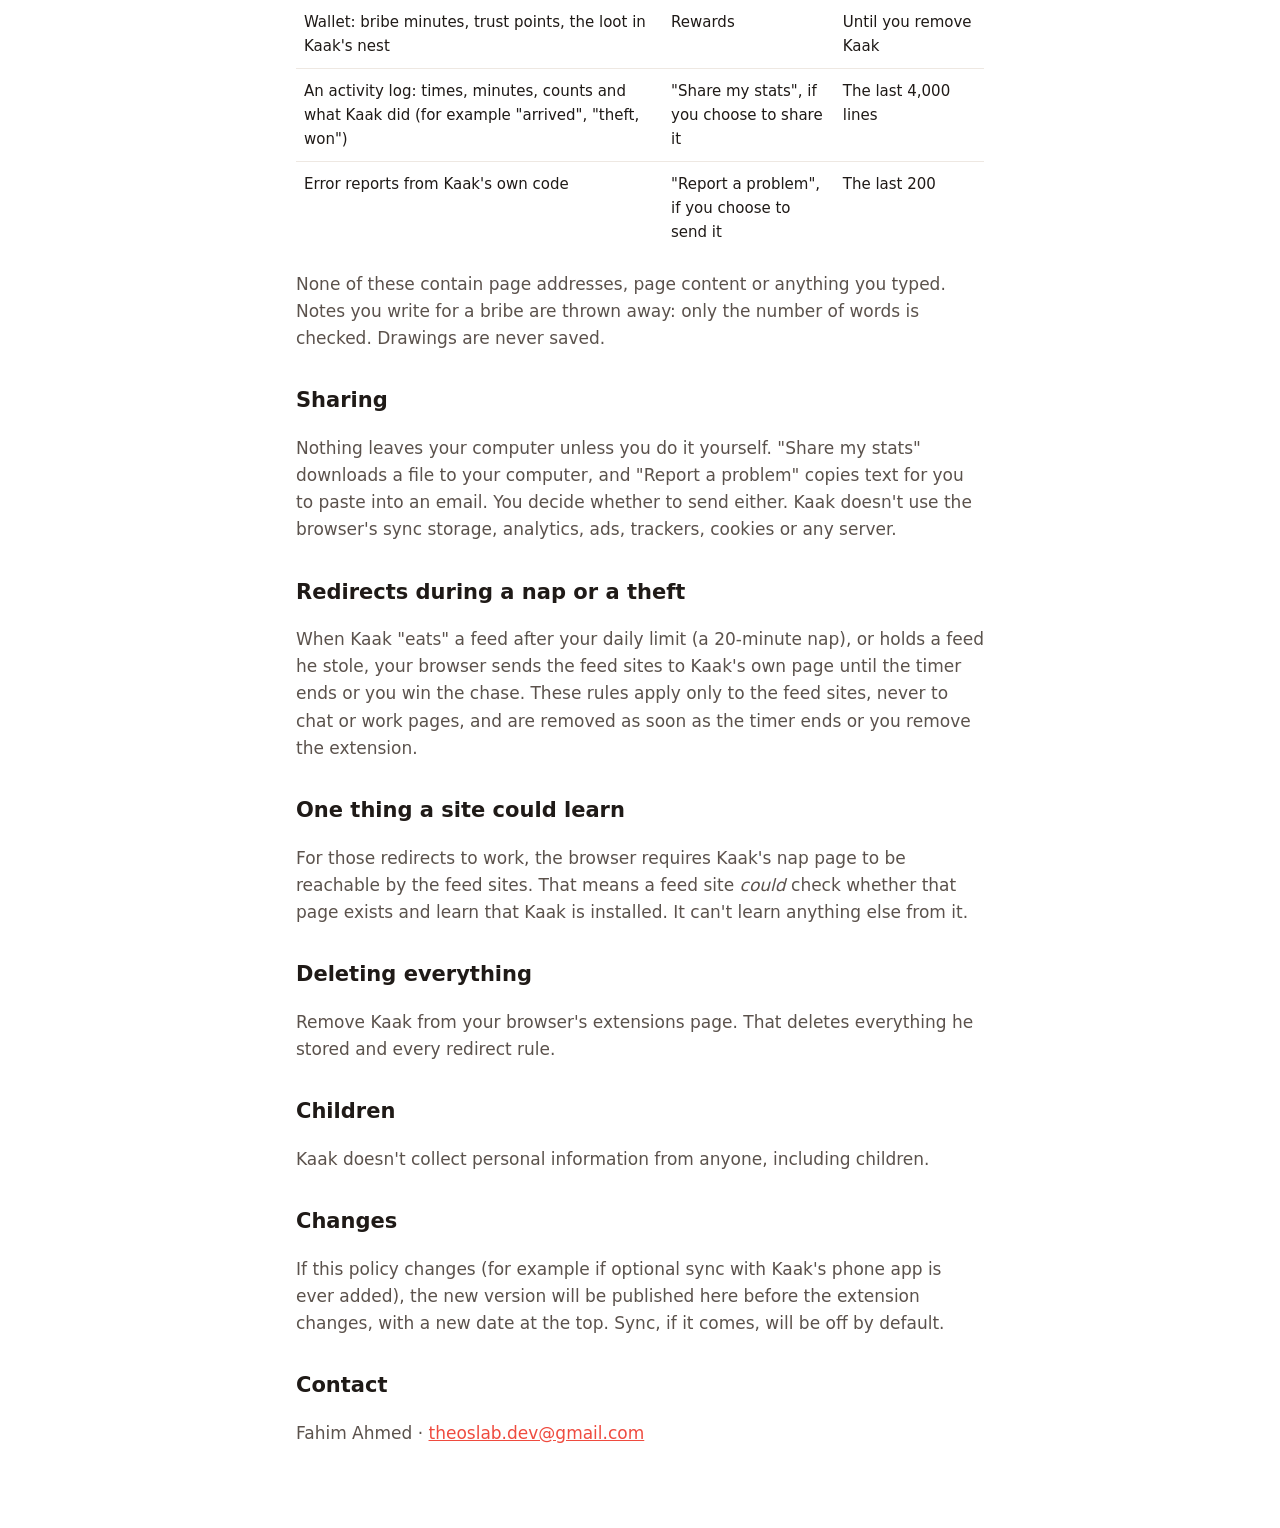
<file: extension/store/privacy-policy.html>
<!doctype html>
<html lang="en">
<head>
<meta charset="utf-8">
<meta name="viewport" content="width=device-width, initial-scale=1">
<title>Kaak for the browser: privacy policy</title>
<style>
  :root { --ink: #1F1A17; --ink-2: #5B524C; --red: #EF4B3F; --line: #EEE8E2; --bg: #FFFFFF; --bg-2: #FAF7F4; }
  @media (prefers-color-scheme: dark) {
    :root:not([data-theme="light"]) { --ink: #F4EFEA; --ink-2: #CFC6BF; --line: #3A3330; --bg: #1A1614; --bg-2: #241F1C; }
  }
  * { box-sizing: border-box; }
  body { margin: 0; background: var(--bg); color: var(--ink); font: 400 17px/1.6 "Nunito", "Segoe UI", system-ui, -apple-system, sans-serif; }
  main { max-width: 720px; margin: 0 auto; padding: 40px 16px 64px; }
  h1 { font-size: 34px; line-height: 1.15; margin: 0 0 6px; font-weight: 900; }
  h2 { font-size: 21px; margin: 32px 0 8px; font-weight: 800; }
  p, li { color: var(--ink-2); }
  strong { color: var(--ink); }
  .meta { color: var(--ink-2); font-size: 15px; margin-bottom: 28px; }
  .box { background: var(--bg-2); border: 2px solid var(--line); border-radius: 18px; padding: 16px 18px; margin: 18px 0; }
  .box p { margin: 0; }
  table { width: 100%; border-collapse: collapse; font-size: 15px; }
  th, td { text-align: left; padding: 10px 8px; border-top: 1px solid var(--line); vertical-align: top; }
  th { color: var(--ink); }
  a { color: var(--red); }
  .wide { overflow-x: auto; }
</style>
</head>
<body>
<main>
  <h1>Kaak for the browser: privacy policy</h1>
  <div class="meta">Version 0.1.0 · Last updated 27 October 2026 · Publisher: Fahim Ahmed · Contact: <a href="mailto:theoslab.dev@gmail.com">theoslab.dev@gmail.com</a></div>

  <div class="box"><p><strong>In one sentence:</strong> Kaak doesn't collect, send or sell anything. Everything he
  keeps stays in your browser on your computer, and the extension makes no internet connections at all.</p></div>

  <h2>What Kaak is</h2>
  <p>Kaak is a browser extension with a cartoon crow who interrupts mindless scrolling on Instagram, Facebook,
  TikTok and YouTube (and X or Reddit, only if you switch them on). It works in Chromium browsers such as
  Microsoft Edge, Opera, Chrome, Brave and Vivaldi.</p>

  <h2>What Kaak looks at, and what he never reads</h2>
  <p>Your browser says Kaak can "read and change your data" on the feed sites. That's the only way an extension
  can draw a crow on a page. What Kaak actually uses on those sites:</p>
  <ul>
    <li><strong>That you scrolled, and when:</strong> mouse wheel, trackpad, touch swipes and scrolling keys, as timestamps and counts.</li>
    <li><strong>Whether a key was a scrolling key or a typing key.</strong> The key is looked at only to sort it into one of those two; which letter it was is never kept. Typing in a comment box only tells Kaak "typing happened".</li>
    <li><strong>Which kind of page you're on</strong> (a Short, a Reel, a feed, a chat), read from the page address while the page is open, so Kaak knows whether it's a feed and when a new video starts. The address is not stored or sent anywhere.</li>
    <li><strong>Whether the tab is in front</strong> and whether your screen is locked, so only real feed time counts.</li>
  </ul>
  <p>Kaak <strong>never</strong> reads posts, captions, comments, names, profiles, messages, images or anything you type,
  and never takes screenshots. He never runs on chat pages (Messenger, Instagram and TikTok messages), YouTube Studio,
  Business Suite or YouTube Music, and never on any site that isn't one of the feeds above.</p>
  <p>If you pick a learning site for a "bribe" (for example Duolingo or Khan Academy), your browser first asks you to
  allow that one site. Kaak then learns only whether that site's tab is in front, every few seconds, until the bribe is done.</p>

  <h2>What Kaak keeps, and where</h2>
  <p>Kaak stores the following in your browser's extension storage on your computer. Nothing is sent anywhere.</p>
  <div class="wide"><table>
    <tr><th>What</th><th>Why</th><th>How long</th></tr>
    <tr><td>Settings (feeds, limit, bedtime, language and so on)</td><td>So Kaak behaves the way you set him up</td><td>Until you change them or remove Kaak</td></tr>
    <tr><td>Daily numbers: feed minutes, how many times Kaak stopped you, escapes, bribes, mood-check answers, "worth it?" answers</td><td>Daily limit, trust, Kaak Times</td><td>The last 30 days</td></tr>
    <tr><td>Wallet: bribe minutes, trust points, the loot in Kaak's nest</td><td>Rewards</td><td>Until you remove Kaak</td></tr>
    <tr><td>An activity log: times, minutes, counts and what Kaak did (for example "arrived", "theft, won")</td><td>"Share my stats", if you choose to share it</td><td>The last 4,000 lines</td></tr>
    <tr><td>Error reports from Kaak's own code</td><td>"Report a problem", if you choose to send it</td><td>The last 200</td></tr>
  </table></div>
  <p>None of these contain page addresses, page content or anything you typed. Notes you write for a bribe are
  thrown away: only the number of words is checked. Drawings are never saved.</p>

  <h2>Sharing</h2>
  <p>Nothing leaves your computer unless you do it yourself. "Share my stats" downloads a file to your computer, and
  "Report a problem" copies text for you to paste into an email. You decide whether to send either.
  Kaak doesn't use the browser's sync storage, analytics, ads, trackers, cookies or any server.</p>

  <h2>Redirects during a nap or a theft</h2>
  <p>When Kaak "eats" a feed after your daily limit (a 20-minute nap), or holds a feed he stole, your browser sends
  the feed sites to Kaak's own page until the timer ends or you win the chase. These rules apply only to the feed sites,
  never to chat or work pages, and are removed as soon as the timer ends or you remove the extension.</p>

  <h2>One thing a site could learn</h2>
  <p>For those redirects to work, the browser requires Kaak's nap page to be reachable by the feed sites. That means a
  feed site <em>could</em> check whether that page exists and learn that Kaak is installed. It can't learn anything else
  from it.</p>

  <h2>Deleting everything</h2>
  <p>Remove Kaak from your browser's extensions page. That deletes everything he stored and every redirect rule.</p>

  <h2>Children</h2>
  <p>Kaak doesn't collect personal information from anyone, including children.</p>

  <h2>Changes</h2>
  <p>If this policy changes (for example if optional sync with Kaak's phone app is ever added), the new version will be
  published here before the extension changes, with a new date at the top. Sync, if it comes, will be off by default.</p>

  <h2>Contact</h2>
  <p>Fahim Ahmed · <a href="mailto:theoslab.dev@gmail.com">theoslab.dev@gmail.com</a></p>
</main>
</body>
</html>
</file>
<file: extension/pages/kit.css>
/* Kaak's design system for the browser, from ui/Kit.kt: a clean white canvas, gamcha red for the
   one main action per screen and for selected options, 3D buttons and cards with a same-colour lip,
   soft grey borders, bold rounded Nunito. */
@font-face {
  font-family: "Nunito";
  src: url("../assets/fonts/Nunito.ttf") format("truetype");
  font-weight: 200 1000;
  font-display: swap;
}
:root {
  --red: #EF4B3F;
  --red-lip: #B8362C;
  --red-soft: #FDECEA;
  --ink: #1F1A17;
  --ink-2: #5B524C;
  --ink-3: #8A817A;
  --line: #EEE8E2;
  --lip: #E6DFD8;
  --bg: #FFFFFF;
  --bg-2: #FAF7F4;
  --green: #3E9B62;
  --blue: #3F7FD8;
  --yellow: #E9B04A;
  --radius: 20px;
  --font: "Nunito", "Hind Siliguri", system-ui, sans-serif;
  color-scheme: light;
}
* { box-sizing: border-box; }
html, body { margin: 0; padding: 0; background: var(--bg); color: var(--ink); font: 600 16px/1.4 var(--font); }
body { min-height: 100vh; }
a { color: var(--red); }
h1 { font: 900 30px/1.15 var(--font); margin: 0 0 6px; letter-spacing: -.01em; }
h2 { font: 900 21px/1.2 var(--font); margin: 0 0 8px; }
h3 { font: 800 17px/1.25 var(--font); margin: 0 0 4px; }
p { margin: 0 0 12px; color: var(--ink-2); }
.muted { color: var(--ink-3); font-size: 14px; }
.wrap { max-width: 720px; margin: 0 auto; padding: 24px 16px 64px; }
.top { display: flex; align-items: center; gap: 12px; margin-bottom: 18px; }
.top .crow { width: 56px; height: 56px; flex: none; }
.top nav { margin-left: auto; display: flex; gap: 6px; flex-wrap: wrap; }

.card { background: #fff; border: 2px solid var(--line); border-radius: var(--radius); padding: 18px;
  box-shadow: 0 5px 0 var(--lip); margin: 0 0 16px; }
.card.soft { background: var(--bg-2); }
.grid { display: grid; grid-template-columns: repeat(auto-fill, minmax(200px, 1fr)); gap: 12px; }
.stat { font: 900 34px/1 var(--font); }
.stat small { font: 800 14px var(--font); color: var(--ink-3); margin-left: 4px; }
.row { display: flex; gap: 10px; flex-wrap: wrap; align-items: center; }
.spread { display: flex; justify-content: space-between; align-items: center; gap: 12px; }

.btn { appearance: none; display: inline-flex; align-items: center; justify-content: center; gap: 8px;
  min-height: 48px; padding: 10px 18px; border-radius: 16px; border: 2px solid var(--lip); background: #fff;
  color: var(--ink); font: 800 16px var(--font); box-shadow: 0 5px 0 var(--lip); cursor: pointer;
  text-decoration: none; transition: transform .05s; user-select: none; }
.btn:active, .btn.pressed { transform: translateY(4px); box-shadow: 0 1px 0 var(--lip); }
.btn.main { background: var(--red); border-color: var(--red); color: #fff; box-shadow: 0 5px 0 var(--red-lip); }
.btn.main:active, .btn.main.pressed { box-shadow: 0 1px 0 var(--red-lip); }
.btn.small { min-height: 36px; padding: 6px 12px; font-size: 14px; border-radius: 12px; box-shadow: 0 3px 0 var(--lip); }
.btn.link { border: none; box-shadow: none; background: none; color: var(--ink-3); min-height: 0; padding: 4px 6px; text-decoration: underline; }
.btn[disabled] { opacity: .45; cursor: not-allowed; }
.btn:focus-visible, .pill:focus-visible, input:focus-visible, select:focus-visible, textarea:focus-visible { outline: 3px solid var(--ink); outline-offset: 2px; }
.btn.block { display: flex; width: 100%; }

.pills { display: flex; flex-wrap: wrap; gap: 8px; }
.pill { appearance: none; border: 2px solid var(--lip); background: #fff; border-radius: 999px; padding: 8px 14px;
  font: 800 14px var(--font); color: var(--ink); cursor: pointer; box-shadow: 0 3px 0 var(--lip); }
.pill[aria-pressed="true"] { background: var(--red); color: #fff; border-color: var(--red); box-shadow: 0 3px 0 var(--red-lip); }

.list { border: 2px solid var(--line); border-radius: var(--radius); overflow: hidden; margin: 0 0 16px; box-shadow: 0 5px 0 var(--lip); background: #fff; }
.item { display: flex; align-items: center; gap: 12px; padding: 14px 16px; border-top: 2px solid var(--line); }
.item:first-child { border-top: none; }
.item .grow { flex: 1; min-width: 0; }
.item .label { font-weight: 800; }
.item .hint { font-size: 13px; color: var(--ink-3); }

.switch { position: relative; width: 52px; height: 32px; flex: none; }
.switch input { position: absolute; opacity: 0; inset: 0; margin: 0; cursor: pointer; }
.switch span { position: absolute; inset: 0; background: var(--lip); border-radius: 999px; transition: background .15s; pointer-events: none; }
.switch span::after { content: ""; position: absolute; left: 4px; top: 4px; width: 24px; height: 24px; border-radius: 50%; background: #fff; box-shadow: 0 2px 0 rgba(0,0,0,.15); transition: left .15s; }
.switch input:checked + span { background: var(--red); }
.switch input:checked + span::after { left: 24px; }
.switch input:focus-visible + span { outline: 3px solid var(--ink); outline-offset: 2px; }

input[type=range] { width: 100%; accent-color: var(--red); }
input[type=text], input[type=time], textarea, select { font: 700 16px var(--font); border: 2px solid var(--lip); border-radius: 14px; padding: 10px 12px; width: 100%; background: #fff; color: var(--ink); }
textarea { min-height: 110px; resize: vertical; }

.bar { height: 14px; border-radius: 999px; background: var(--bg-2); border: 2px solid var(--line); overflow: hidden; }
.bar > i { display: block; height: 100%; background: var(--red); width: 0; transition: width .3s; }
.bar.green > i { background: var(--green); }

.tag { display: inline-block; padding: 3px 10px; border-radius: 999px; background: var(--red-soft); color: var(--red-lip); font: 800 12px var(--font); }
.tag.grey { background: var(--bg-2); color: var(--ink-3); }

.stage-box { position: relative; width: 100%; height: 360px; border-radius: var(--radius); background: var(--bg-2); border: 2px solid var(--line); overflow: hidden; }
.stage-box canvas { position: absolute; inset: 0; width: 100%; height: 100%; }
.cover { position: fixed; inset: 0; display: flex; flex-direction: column; }
.cover canvas { position: absolute; inset: 0; width: 100%; height: 100%; }
.cover .panel { position: relative; margin-top: auto; padding: 16px; max-width: 720px; width: 100%; align-self: center; }
.dusk { background: linear-gradient(#2A2440, #5B3F5E 55%, #C9785F); color: #fff; }
.dusk p, .dusk .muted { color: #EADFF0; }
.hidden { display: none !important; }
.center { text-align: center; }
.sr { position: absolute; width: 1px; height: 1px; overflow: hidden; clip: rect(0 0 0 0); white-space: nowrap; }
@media (prefers-reduced-motion: reduce) { * { transition: none !important; animation: none !important; } }
</file>
